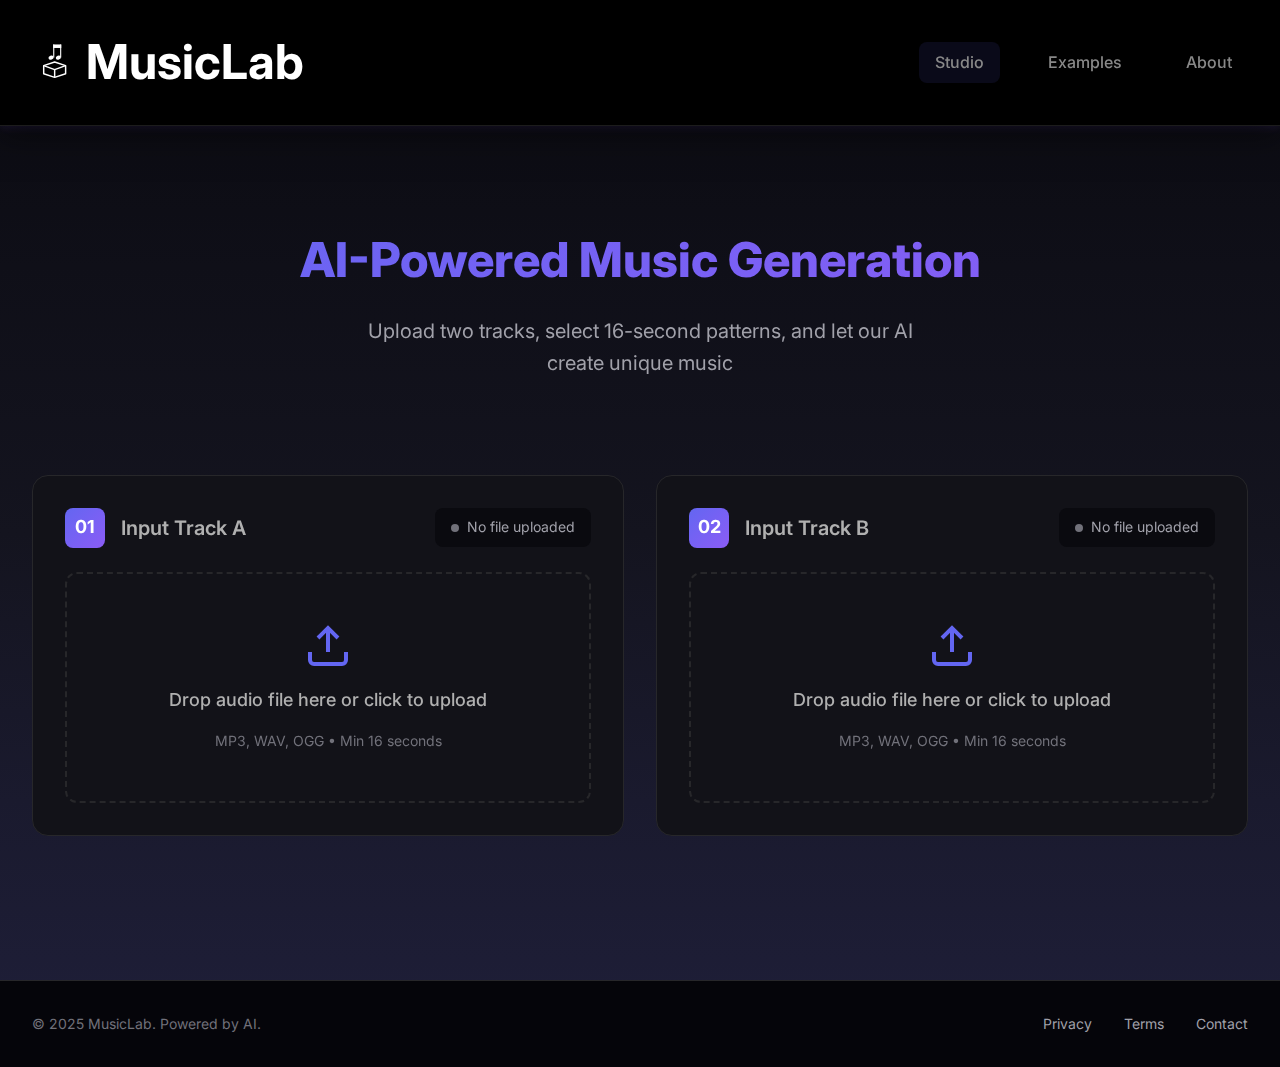
<file: frontend_backup_20251217_113500/index.html>
<!DOCTYPE html>
<html lang="en">
<head>
    <meta charset="UTF-8">
    <meta name="viewport" content="width=device-width, initial-scale=1.0">
    <title>MusicLab - AI Music Generation</title>
    <link rel="stylesheet" href="styles.css">
    <link href="https://fonts.googleapis.com/css2?family=Inter:wght@300;400;500;600;700&display=swap" rel="stylesheet">
</head>
<body>
    <!-- Floating Musical Notes Background -->
    <div class="floating-notes">
        <div class="note note-1">♪</div>
        <div class="note note-2">♫</div>
        <div class="note note-3">𝄞</div>
        <div class="note note-4">♪</div>
        <div class="note note-5">♫</div>
        <div class="note note-6">𝄞</div>
        <div class="note note-7">♪</div>
        <div class="note note-8">♫</div>
        <div class="note note-9">𝄞</div>
        <div class="note note-10">♪</div>
    </div>

    <!-- Header -->
    <header class="header">
        <div class="container">
            <div class="header-content">
                <div class="logo">
                    <svg class="logo-icon" viewBox="0 -12 30 52" fill="none" xmlns="http://www.w3.org/2000/svg">
                        <!-- Two connected eighth notes with large horizontal beam -->
                        <g transform="translate(20, 0)">
                            <!-- First note head (left) -->
                            <ellipse cx="-5" cy="8" rx="3.5" ry="2.8" fill="white" transform="rotate(-20 -5 8)"/>
                            <!-- Second note head (right) -->
                            <ellipse cx="5" cy="8" rx="3.5" ry="2.8" fill="white" transform="rotate(-20 5 8)"/>
                            <!-- First stem (left, 40% shorter tail) -->
                            <rect x="-2" y="-10" width="1.5" height="18" fill="white"/>
                            <!-- Second stem (right, 40% shorter tail) -->
                            <rect x="7.5" y="-10" width="1.5" height="18" fill="white"/>
                            <!-- Large horizontal beam at top (20% larger) -->
                            <rect x="-2" y="-10" width="11" height="4.8" fill="white"/>
                        </g>
                        <!-- Cube -->
                        <path d="M20 14L5 18.9V30.1L20 35L35 30.1V18.9L20 14Z" stroke="currentColor" stroke-width="2" stroke-linejoin="round"/>
                        <path d="M20 24.5V35" stroke="currentColor" stroke-width="2"/>
                        <path d="M5 18.9L20 24.5L35 18.9" stroke="currentColor" stroke-width="2" stroke-linejoin="round"/>
                    </svg>
                    <h1>MusicLab</h1>
                </div>
                <nav class="nav">
                    <a href="#" class="nav-link active">Studio</a>
                    <a href="#" class="nav-link">Examples</a>
                    <a href="#" class="nav-link">About</a>
                </nav>
            </div>
        </div>
    </header>

    <!-- Main Content -->
    <main class="main">
        <div class="container">
            <!-- Hero Section -->
            <section class="hero">
                <h2 class="hero-title">AI-Powered Music Generation</h2>
                <p class="hero-subtitle">Upload two tracks, select 16-second patterns, and let our AI create unique music</p>
            </section>

            <!-- Studio Section -->
            <section class="studio">
                <div class="studio-grid">
                    <!-- Track 1 -->
                    <div class="track-card">
                        <div class="track-header">
                            <div class="track-number">01</div>
                            <h3 class="track-title">Input Track A</h3>
                            <div class="track-status" id="status-track1">
                                <span class="status-indicator"></span>
                                <span class="status-text">No file uploaded</span>
                            </div>
                        </div>

                        <div class="upload-area" id="upload-area-1">
                            <input type="file" id="file-input-1" accept="audio/*" hidden>
                            <label for="file-input-1" class="upload-label">
                                <svg class="upload-icon" viewBox="0 0 24 24" fill="none" stroke="currentColor">
                                    <path d="M21 15v4a2 2 0 0 1-2 2H5a2 2 0 0 1-2-2v-4"/>
                                    <polyline points="17 8 12 3 7 8"/>
                                    <line x1="12" y1="3" x2="12" y2="15"/>
                                </svg>
                                <span class="upload-text">Drop audio file here or click to upload</span>
                                <span class="upload-hint">MP3, WAV, OGG • Min 16 seconds</span>
                            </label>
                        </div>

                        <div class="track-player" id="player-1" style="display: none;">
                            <div class="waveform-container">
                                <canvas id="waveform-1" class="waveform-canvas"></canvas>
                                <div class="selection-overlay" id="selection-1"></div>
                                <div class="time-markers" id="markers-1"></div>
                            </div>

                            <div class="player-controls">
                                <button class="btn-icon btn-play" id="play-btn-1">
                                    <svg class="icon-play" viewBox="0 0 24 24" fill="currentColor">
                                        <path d="M8 5v14l11-7z"/>
                                    </svg>
                                    <svg class="icon-pause" viewBox="0 0 24 24" fill="currentColor" style="display: none;">
                                        <path d="M6 4h4v16H6zM14 4h4v16h-4z"/>
                                    </svg>
                                </button>
                                <div class="time-display">
                                    <span id="current-time-1">0:00</span>
                                    <span class="time-separator">/</span>
                                    <span id="duration-1">0:00</span>
                                </div>
                                <div class="volume-control">
                                    <svg class="icon-volume" viewBox="0 0 24 24" fill="none" stroke="currentColor">
                                        <polygon points="11 5 6 9 2 9 2 15 6 15 11 19 11 5"/>
                                        <path d="M15.54 8.46a5 5 0 0 1 0 7.07"/>
                                    </svg>
                                    <input type="range" class="volume-slider" id="volume-1" min="0" max="100" value="80">
                                </div>
                            </div>

                            <div class="selection-controls">
                                <div class="selection-info">
                                    <label class="selection-label">Selected Pattern:</label>
                                    <div class="selection-range">
                                        <input type="number" id="start-time-1" class="time-input" value="0" min="0" step="0.1">
                                        <span class="range-separator">→</span>
                                        <input type="number" id="end-time-1" class="time-input" value="16" min="16" step="0.1">
                                        <span class="time-unit">sec</span>
                                    </div>
                                    <div class="selection-duration" id="selection-duration-1">16.0 sec</div>
                                </div>
                                <input type="range" id="slider-1" class="pattern-slider" min="0" max="100" value="0" step="0.1">
                            </div>

                            <div class="track-actions">
                                <button class="btn btn-secondary" id="preview-btn-1">
                                    <svg class="btn-icon-svg" viewBox="0 0 24 24" fill="none" stroke="currentColor">
                                        <circle cx="11" cy="11" r="8"/>
                                        <path d="m21 21-4.35-4.35"/>
                                    </svg>
                                    Preview Selection
                                </button>
                                <button class="btn btn-ghost" id="clear-btn-1">
                                    <svg class="btn-icon-svg" viewBox="0 0 24 24" fill="none" stroke="currentColor">
                                        <path d="M3 6h18"/>
                                        <path d="M19 6v14c0 1-1 2-2 2H7c-1 0-2-1-2-2V6"/>
                                        <path d="M8 6V4c0-1 1-2 2-2h4c1 0 2 1 2 2v2"/>
                                    </svg>
                                    Clear Track
                                </button>
                            </div>
                        </div>
                    </div>

                    <!-- Track 2 -->
                    <div class="track-card">
                        <div class="track-header">
                            <div class="track-number">02</div>
                            <h3 class="track-title">Input Track B</h3>
                            <div class="track-status" id="status-track2">
                                <span class="status-indicator"></span>
                                <span class="status-text">No file uploaded</span>
                            </div>
                        </div>

                        <div class="upload-area" id="upload-area-2">
                            <input type="file" id="file-input-2" accept="audio/*" hidden>
                            <label for="file-input-2" class="upload-label">
                                <svg class="upload-icon" viewBox="0 0 24 24" fill="none" stroke="currentColor">
                                    <path d="M21 15v4a2 2 0 0 1-2 2H5a2 2 0 0 1-2-2v-4"/>
                                    <polyline points="17 8 12 3 7 8"/>
                                    <line x1="12" y1="3" x2="12" y2="15"/>
                                </svg>
                                <span class="upload-text">Drop audio file here or click to upload</span>
                                <span class="upload-hint">MP3, WAV, OGG • Min 16 seconds</span>
                            </label>
                        </div>

                        <div class="track-player" id="player-2" style="display: none;">
                            <div class="waveform-container">
                                <canvas id="waveform-2" class="waveform-canvas"></canvas>
                                <div class="selection-overlay" id="selection-2"></div>
                                <div class="time-markers" id="markers-2"></div>
                            </div>

                            <div class="player-controls">
                                <button class="btn-icon btn-play" id="play-btn-2">
                                    <svg class="icon-play" viewBox="0 0 24 24" fill="currentColor">
                                        <path d="M8 5v14l11-7z"/>
                                    </svg>
                                    <svg class="icon-pause" viewBox="0 0 24 24" fill="currentColor" style="display: none;">
                                        <path d="M6 4h4v16H6zM14 4h4v16h-4z"/>
                                    </svg>
                                </button>
                                <div class="time-display">
                                    <span id="current-time-2">0:00</span>
                                    <span class="time-separator">/</span>
                                    <span id="duration-2">0:00</span>
                                </div>
                                <div class="volume-control">
                                    <svg class="icon-volume" viewBox="0 0 24 24" fill="none" stroke="currentColor">
                                        <polygon points="11 5 6 9 2 9 2 15 6 15 11 19 11 5"/>
                                        <path d="M15.54 8.46a5 5 0 0 1 0 7.07"/>
                                    </svg>
                                    <input type="range" class="volume-slider" id="volume-2" min="0" max="100" value="80">
                                </div>
                            </div>

                            <div class="selection-controls">
                                <div class="selection-info">
                                    <label class="selection-label">Selected Pattern:</label>
                                    <div class="selection-range">
                                        <input type="number" id="start-time-2" class="time-input" value="0" min="0" step="0.1">
                                        <span class="range-separator">→</span>
                                        <input type="number" id="end-time-2" class="time-input" value="16" min="16" step="0.1">
                                        <span class="time-unit">sec</span>
                                    </div>
                                    <div class="selection-duration" id="selection-duration-2">16.0 sec</div>
                                </div>
                                <input type="range" id="slider-2" class="pattern-slider" min="0" max="100" value="0" step="0.1">
                            </div>

                            <div class="track-actions">
                                <button class="btn btn-secondary" id="preview-btn-2">
                                    <svg class="btn-icon-svg" viewBox="0 0 24 24" fill="none" stroke="currentColor">
                                        <circle cx="11" cy="11" r="8"/>
                                        <path d="m21 21-4.35-4.35"/>
                                    </svg>
                                    Preview Selection
                                </button>
                                <button class="btn btn-ghost" id="clear-btn-2">
                                    <svg class="btn-icon-svg" viewBox="0 0 24 24" fill="none" stroke="currentColor">
                                        <path d="M3 6h18"/>
                                        <path d="M19 6v14c0 1-1 2-2 2H7c-1 0-2-1-2-2V6"/>
                                        <path d="M8 6V4c0-1 1-2 2-2h4c1 0 2 1 2 2v2"/>
                                    </svg>
                                    Clear Track
                                </button>
                            </div>
                        </div>
                    </div>
                </div>

                <!-- Generate Section -->
                <div class="generate-section" id="generate-section" style="display: none;">
                    <div class="generate-card">
                        <div class="generate-header">
                            <h3 class="generate-title">Ready to Generate</h3>
                            <p class="generate-subtitle">Your AI will blend these two patterns into unique music</p>
                        </div>
                        <div class="generate-actions">
                            <button class="btn btn-primary btn-large" id="generate-btn">
                                <svg class="btn-icon-svg" viewBox="0 0 24 24" fill="none" stroke="currentColor">
                                    <path d="M13 2L3 14h9l-1 8 10-12h-9l1-8z"/>
                                </svg>
                                Generate Music
                            </button>
                        </div>
                    </div>
                </div>

                <!-- Loading Section -->
                <div class="loading-section" id="loading-section" style="display: none;">
                    <div class="loading-card">
                        <div class="loading-spinner">
                            <div class="spinner"></div>
                        </div>
                        <h3 class="loading-title">Generating Your Music...</h3>
                        <p class="loading-subtitle">Our AI is blending your patterns</p>
                        <div class="loading-progress">
                            <div class="progress-bar">
                                <div class="progress-fill" id="progress-fill"></div>
                            </div>
                            <span class="progress-text" id="progress-text">0%</span>
                        </div>
                    </div>
                </div>

                <!-- Result Section -->
                <div class="result-section" id="result-section" style="display: none;">
                    <div class="result-card">
                        <div class="result-header">
                            <div class="result-icon">
                                <svg viewBox="0 0 24 24" fill="none" stroke="currentColor">
                                    <path d="M22 11.08V12a10 10 0 1 1-5.93-9.14"/>
                                    <polyline points="22 4 12 14.01 9 11.01"/>
                                </svg>
                            </div>
                            <h3 class="result-title">Your Music is Ready!</h3>
                            <p class="result-subtitle">Listen to your AI-generated track</p>
                        </div>

                        <div class="result-player">
                            <div class="waveform-container">
                                <canvas id="waveform-result" class="waveform-canvas"></canvas>
                            </div>
                            <div class="player-controls">
                                <button class="btn-icon btn-play" id="play-btn-result">
                                    <svg class="icon-play" viewBox="0 0 24 24" fill="currentColor">
                                        <path d="M8 5v14l11-7z"/>
                                    </svg>
                                    <svg class="icon-pause" viewBox="0 0 24 24" fill="currentColor" style="display: none;">
                                        <path d="M6 4h4v16H6zM14 4h4v16h-4z"/>
                                    </svg>
                                </button>
                                <div class="time-display">
                                    <span id="current-time-result">0:00</span>
                                    <span class="time-separator">/</span>
                                    <span id="duration-result">0:00</span>
                                </div>
                                <div class="volume-control">
                                    <svg class="icon-volume" viewBox="0 0 24 24" fill="none" stroke="currentColor">
                                        <polygon points="11 5 6 9 2 9 2 15 6 15 11 19 11 5"/>
                                        <path d="M15.54 8.46a5 5 0 0 1 0 7.07"/>
                                    </svg>
                                    <input type="range" class="volume-slider" id="volume-result" min="0" max="100" value="80">
                                </div>
                            </div>
                        </div>

                        <div class="result-actions">
                            <button class="btn btn-primary btn-large" id="download-btn">
                                <svg class="btn-icon-svg" viewBox="0 0 24 24" fill="none" stroke="currentColor">
                                    <path d="M21 15v4a2 2 0 0 1-2 2H5a2 2 0 0 1-2-2v-4"/>
                                    <polyline points="7 10 12 15 17 10"/>
                                    <line x1="12" y1="15" x2="12" y2="3"/>
                                </svg>
                                Download Track
                            </button>
                            <button class="btn btn-secondary" id="new-generation-btn">
                                <svg class="btn-icon-svg" viewBox="0 0 24 24" fill="none" stroke="currentColor">
                                    <path d="M1 4v6h6"/>
                                    <path d="M3.51 15a9 9 0 1 0 2.13-9.36L1 10"/>
                                </svg>
                                Create Another
                            </button>
                        </div>
                    </div>
                </div>
            </section>
        </div>
    </main>

    <!-- Footer -->
    <footer class="footer">
        <div class="container">
            <div class="footer-content">
                <div class="footer-left">
                    <p class="footer-text">© 2025 MusicLab. Powered by AI.</p>
                </div>
                <div class="footer-right">
                    <a href="#" class="footer-link">Privacy</a>
                    <a href="#" class="footer-link">Terms</a>
                    <a href="#" class="footer-link">Contact</a>
                </div>
            </div>
        </div>
    </footer>

    <script src="app.js"></script>
</body>
</html>
</file>
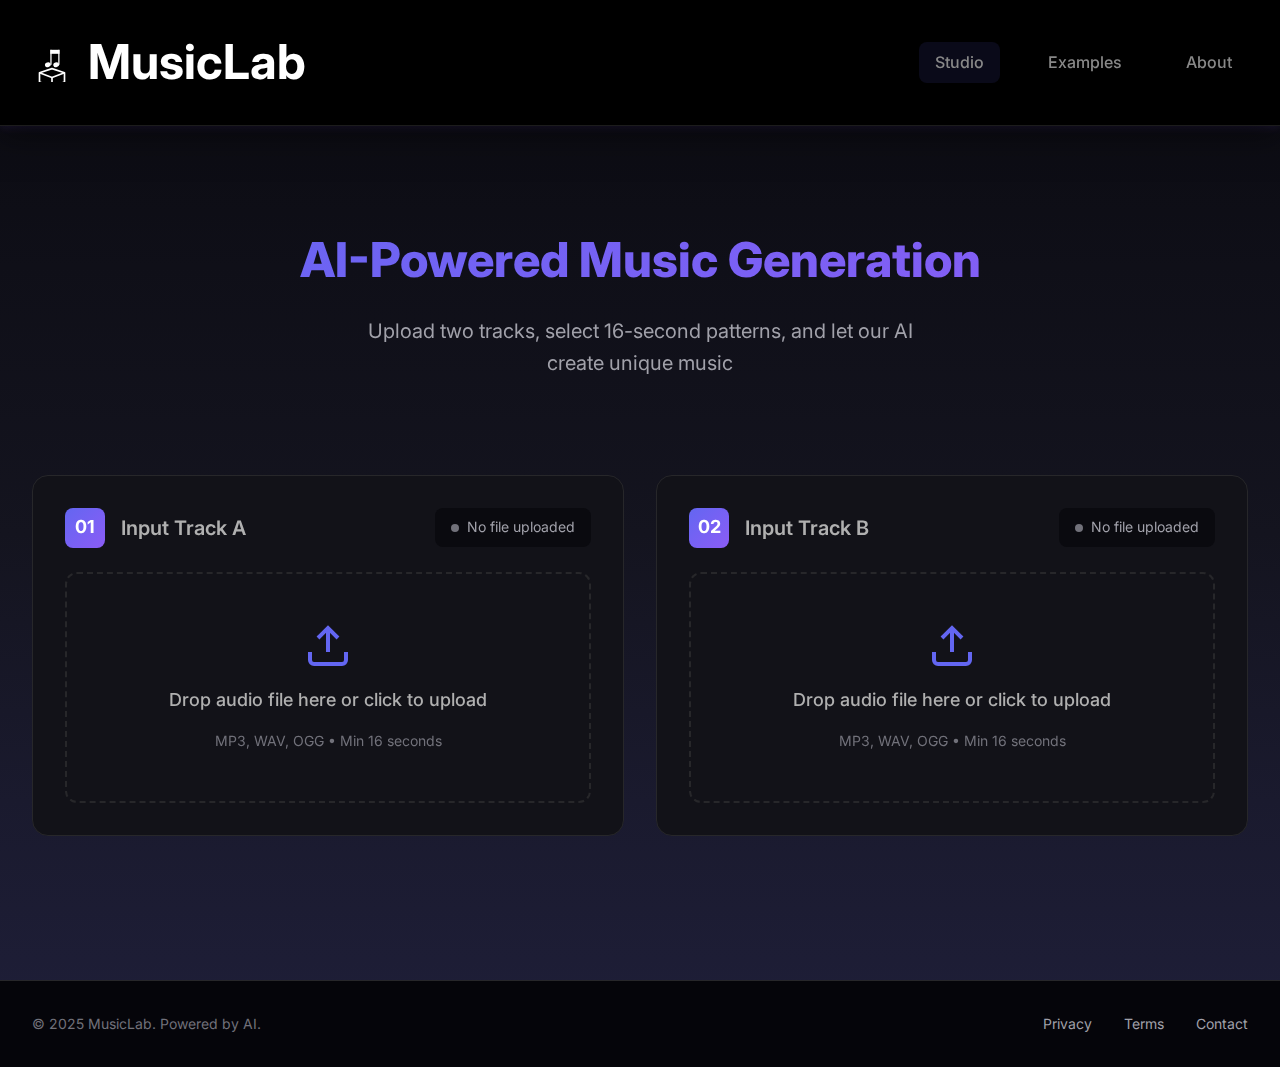
<file: frontend — копия 10/index.html>
<!DOCTYPE html>
<html lang="en">
<head>
    <meta charset="UTF-8">
    <meta name="viewport" content="width=device-width, initial-scale=1.0">
    <title>MusicLab - AI Music Generation</title>
    <link rel="stylesheet" href="styles.css">
    <link href="https://fonts.googleapis.com/css2?family=Inter:wght@300;400;500;600;700&display=swap" rel="stylesheet">
</head>
<body>
    <!-- Floating Musical Notes Background -->
    <div class="floating-notes">
        <div class="note note-1">♪</div>
        <div class="note note-2">♫</div>
        <div class="note note-3">𝄞</div>
        <div class="note note-4">♪</div>
        <div class="note note-5">♫</div>
        <div class="note note-6">𝄞</div>
        <div class="note note-7">♪</div>
        <div class="note note-8">♫</div>
        <div class="note note-9">𝄞</div>
        <div class="note note-10">♪</div>
    </div>

    <!-- Header -->
    <header class="header">
        <div class="container">
            <div class="header-content">
                <div class="logo">
                    <svg class="logo-icon" viewBox="0 -18 40 48" fill="none" xmlns="http://www.w3.org/2000/svg">
                        <!-- Two connected eighth notes with large horizontal beam -->
                        <g transform="translate(20, 1.36)">
                            <!-- First note head (left) -->
                            <ellipse cx="-5" cy="8" rx="3.5" ry="2.8" fill="white" transform="rotate(-20 -5 8)"/>
                            <!-- Second note head (right) -->
                            <ellipse cx="5" cy="8" rx="3.5" ry="2.8" fill="white" transform="rotate(-20 5 8)"/>
                            <!-- First stem (left, 40% shorter tail) -->
                            <rect x="-2" y="-10" width="1.5" height="18" fill="white"/>
                            <!-- Second stem (right, 40% shorter tail) -->
                            <rect x="7.5" y="-10" width="1.5" height="18" fill="white"/>
                            <!-- Large horizontal beam at top (20% larger) -->
                            <rect x="-2" y="-10" width="11" height="4.8" fill="white"/>
                        </g>
                        <!-- Cube -->
                        <path d="M20 14L5 18.9V30.1L20 35L35 30.1V18.9L20 14Z" stroke="currentColor" stroke-width="2" stroke-linejoin="round"/>
                        <path d="M20 24.5V35" stroke="currentColor" stroke-width="2"/>
                        <path d="M5 18.9L20 24.5L35 18.9" stroke="currentColor" stroke-width="2" stroke-linejoin="round"/>
                    </svg>
                    <h1>MusicLab</h1>
                </div>
                <nav class="nav">
                    <a href="#" class="nav-link active">Studio</a>
                    <a href="#" class="nav-link">Examples</a>
                    <a href="#" class="nav-link">About</a>
                </nav>
            </div>
        </div>
    </header>

    <!-- Main Content -->
    <main class="main">
        <div class="container">
            <!-- Hero Section -->
            <section class="hero">
                <h2 class="hero-title">AI-Powered Music Generation</h2>
                <p class="hero-subtitle">Upload two tracks, select 16-second patterns, and let our AI create unique music</p>
            </section>

            <!-- Studio Section -->
            <section class="studio">
                <div class="studio-grid">
                    <!-- Track 1 -->
                    <div class="track-card">
                        <div class="track-header">
                            <div class="track-number">01</div>
                            <h3 class="track-title">Input Track A</h3>
                            <div class="track-status" id="status-track1">
                                <span class="status-indicator"></span>
                                <span class="status-text">No file uploaded</span>
                            </div>
                        </div>

                        <div class="upload-area" id="upload-area-1">
                            <input type="file" id="file-input-1" accept="audio/*" hidden>
                            <label for="file-input-1" class="upload-label">
                                <svg class="upload-icon" viewBox="0 0 24 24" fill="none" stroke="currentColor">
                                    <path d="M21 15v4a2 2 0 0 1-2 2H5a2 2 0 0 1-2-2v-4"/>
                                    <polyline points="17 8 12 3 7 8"/>
                                    <line x1="12" y1="3" x2="12" y2="15"/>
                                </svg>
                                <span class="upload-text">Drop audio file here or click to upload</span>
                                <span class="upload-hint">MP3, WAV, OGG • Min 16 seconds</span>
                            </label>
                        </div>

                        <div class="track-player" id="player-1" style="display: none;">
                            <div class="waveform-container">
                                <canvas id="waveform-1" class="waveform-canvas"></canvas>
                                <div class="selection-overlay" id="selection-1"></div>
                                <div class="time-markers" id="markers-1"></div>
                            </div>

                            <div class="player-controls">
                                <button class="btn-icon btn-play" id="play-btn-1">
                                    <svg class="icon-play" viewBox="0 0 24 24" fill="currentColor">
                                        <path d="M8 5v14l11-7z"/>
                                    </svg>
                                    <svg class="icon-pause" viewBox="0 0 24 24" fill="currentColor" style="display: none;">
                                        <path d="M6 4h4v16H6zM14 4h4v16h-4z"/>
                                    </svg>
                                </button>
                                <div class="time-display">
                                    <span id="current-time-1">0:00</span>
                                    <span class="time-separator">/</span>
                                    <span id="duration-1">0:00</span>
                                </div>
                                <div class="volume-control">
                                    <svg class="icon-volume" viewBox="0 0 24 24" fill="none" stroke="currentColor">
                                        <polygon points="11 5 6 9 2 9 2 15 6 15 11 19 11 5"/>
                                        <path d="M15.54 8.46a5 5 0 0 1 0 7.07"/>
                                    </svg>
                                    <input type="range" class="volume-slider" id="volume-1" min="0" max="100" value="80">
                                </div>
                            </div>

                            <div class="selection-controls">
                                <div class="selection-info">
                                    <label class="selection-label">Selected Pattern:</label>
                                    <div class="selection-range">
                                        <input type="number" id="start-time-1" class="time-input" value="0" min="0" step="0.1">
                                        <span class="range-separator">→</span>
                                        <input type="number" id="end-time-1" class="time-input" value="16" min="16" step="0.1">
                                        <span class="time-unit">sec</span>
                                    </div>
                                    <div class="selection-duration" id="selection-duration-1">16.0 sec</div>
                                </div>
                                <input type="range" id="slider-1" class="pattern-slider" min="0" max="100" value="0" step="0.1">
                            </div>

                            <div class="track-actions">
                                <button class="btn btn-secondary" id="preview-btn-1">
                                    <svg class="btn-icon-svg" viewBox="0 0 24 24" fill="none" stroke="currentColor">
                                        <circle cx="11" cy="11" r="8"/>
                                        <path d="m21 21-4.35-4.35"/>
                                    </svg>
                                    Preview Selection
                                </button>
                                <button class="btn btn-ghost" id="clear-btn-1">
                                    <svg class="btn-icon-svg" viewBox="0 0 24 24" fill="none" stroke="currentColor">
                                        <path d="M3 6h18"/>
                                        <path d="M19 6v14c0 1-1 2-2 2H7c-1 0-2-1-2-2V6"/>
                                        <path d="M8 6V4c0-1 1-2 2-2h4c1 0 2 1 2 2v2"/>
                                    </svg>
                                    Clear Track
                                </button>
                            </div>
                        </div>
                    </div>

                    <!-- Track 2 -->
                    <div class="track-card">
                        <div class="track-header">
                            <div class="track-number">02</div>
                            <h3 class="track-title">Input Track B</h3>
                            <div class="track-status" id="status-track2">
                                <span class="status-indicator"></span>
                                <span class="status-text">No file uploaded</span>
                            </div>
                        </div>

                        <div class="upload-area" id="upload-area-2">
                            <input type="file" id="file-input-2" accept="audio/*" hidden>
                            <label for="file-input-2" class="upload-label">
                                <svg class="upload-icon" viewBox="0 0 24 24" fill="none" stroke="currentColor">
                                    <path d="M21 15v4a2 2 0 0 1-2 2H5a2 2 0 0 1-2-2v-4"/>
                                    <polyline points="17 8 12 3 7 8"/>
                                    <line x1="12" y1="3" x2="12" y2="15"/>
                                </svg>
                                <span class="upload-text">Drop audio file here or click to upload</span>
                                <span class="upload-hint">MP3, WAV, OGG • Min 16 seconds</span>
                            </label>
                        </div>

                        <div class="track-player" id="player-2" style="display: none;">
                            <div class="waveform-container">
                                <canvas id="waveform-2" class="waveform-canvas"></canvas>
                                <div class="selection-overlay" id="selection-2"></div>
                                <div class="time-markers" id="markers-2"></div>
                            </div>

                            <div class="player-controls">
                                <button class="btn-icon btn-play" id="play-btn-2">
                                    <svg class="icon-play" viewBox="0 0 24 24" fill="currentColor">
                                        <path d="M8 5v14l11-7z"/>
                                    </svg>
                                    <svg class="icon-pause" viewBox="0 0 24 24" fill="currentColor" style="display: none;">
                                        <path d="M6 4h4v16H6zM14 4h4v16h-4z"/>
                                    </svg>
                                </button>
                                <div class="time-display">
                                    <span id="current-time-2">0:00</span>
                                    <span class="time-separator">/</span>
                                    <span id="duration-2">0:00</span>
                                </div>
                                <div class="volume-control">
                                    <svg class="icon-volume" viewBox="0 0 24 24" fill="none" stroke="currentColor">
                                        <polygon points="11 5 6 9 2 9 2 15 6 15 11 19 11 5"/>
                                        <path d="M15.54 8.46a5 5 0 0 1 0 7.07"/>
                                    </svg>
                                    <input type="range" class="volume-slider" id="volume-2" min="0" max="100" value="80">
                                </div>
                            </div>

                            <div class="selection-controls">
                                <div class="selection-info">
                                    <label class="selection-label">Selected Pattern:</label>
                                    <div class="selection-range">
                                        <input type="number" id="start-time-2" class="time-input" value="0" min="0" step="0.1">
                                        <span class="range-separator">→</span>
                                        <input type="number" id="end-time-2" class="time-input" value="16" min="16" step="0.1">
                                        <span class="time-unit">sec</span>
                                    </div>
                                    <div class="selection-duration" id="selection-duration-2">16.0 sec</div>
                                </div>
                                <input type="range" id="slider-2" class="pattern-slider" min="0" max="100" value="0" step="0.1">
                            </div>

                            <div class="track-actions">
                                <button class="btn btn-secondary" id="preview-btn-2">
                                    <svg class="btn-icon-svg" viewBox="0 0 24 24" fill="none" stroke="currentColor">
                                        <circle cx="11" cy="11" r="8"/>
                                        <path d="m21 21-4.35-4.35"/>
                                    </svg>
                                    Preview Selection
                                </button>
                                <button class="btn btn-ghost" id="clear-btn-2">
                                    <svg class="btn-icon-svg" viewBox="0 0 24 24" fill="none" stroke="currentColor">
                                        <path d="M3 6h18"/>
                                        <path d="M19 6v14c0 1-1 2-2 2H7c-1 0-2-1-2-2V6"/>
                                        <path d="M8 6V4c0-1 1-2 2-2h4c1 0 2 1 2 2v2"/>
                                    </svg>
                                    Clear Track
                                </button>
                            </div>
                        </div>
                    </div>
                </div>

                <!-- Generate Section -->
                <div class="generate-section" id="generate-section" style="display: none;">
                    <div class="generate-card">
                        <div class="generate-header">
                            <h3 class="generate-title">Ready to Generate</h3>
                            <p class="generate-subtitle">Your AI will blend these two patterns into unique music</p>
                        </div>
                        <div class="generate-actions">
                            <button class="btn btn-primary btn-large" id="generate-btn">
                                <svg class="btn-icon-svg" viewBox="0 0 24 24" fill="none" stroke="currentColor">
                                    <path d="M13 2L3 14h9l-1 8 10-12h-9l1-8z"/>
                                </svg>
                                Generate Music
                            </button>
                        </div>
                    </div>
                </div>

                <!-- Loading Section -->
                <div class="loading-section" id="loading-section" style="display: none;">
                    <div class="loading-card">
                        <div class="loading-spinner">
                            <div class="spinner"></div>
                        </div>
                        <h3 class="loading-title">Generating Your Music...</h3>
                        <p class="loading-subtitle">Our AI is blending your patterns</p>
                        <div class="loading-progress">
                            <div class="progress-bar">
                                <div class="progress-fill" id="progress-fill"></div>
                            </div>
                            <span class="progress-text" id="progress-text">0%</span>
                        </div>
                    </div>
                </div>

                <!-- Result Section -->
                <div class="result-section" id="result-section" style="display: none;">
                    <div class="result-card">
                        <div class="result-header">
                            <div class="result-icon">
                                <svg viewBox="0 0 24 24" fill="none" stroke="currentColor">
                                    <path d="M22 11.08V12a10 10 0 1 1-5.93-9.14"/>
                                    <polyline points="22 4 12 14.01 9 11.01"/>
                                </svg>
                            </div>
                            <h3 class="result-title">Your Music is Ready!</h3>
                            <p class="result-subtitle">Listen to your AI-generated track</p>
                        </div>

                        <div class="result-player">
                            <div class="waveform-container">
                                <canvas id="waveform-result" class="waveform-canvas"></canvas>
                            </div>
                            <div class="player-controls">
                                <button class="btn-icon btn-play" id="play-btn-result">
                                    <svg class="icon-play" viewBox="0 0 24 24" fill="currentColor">
                                        <path d="M8 5v14l11-7z"/>
                                    </svg>
                                    <svg class="icon-pause" viewBox="0 0 24 24" fill="currentColor" style="display: none;">
                                        <path d="M6 4h4v16H6zM14 4h4v16h-4z"/>
                                    </svg>
                                </button>
                                <div class="time-display">
                                    <span id="current-time-result">0:00</span>
                                    <span class="time-separator">/</span>
                                    <span id="duration-result">0:00</span>
                                </div>
                                <div class="volume-control">
                                    <svg class="icon-volume" viewBox="0 0 24 24" fill="none" stroke="currentColor">
                                        <polygon points="11 5 6 9 2 9 2 15 6 15 11 19 11 5"/>
                                        <path d="M15.54 8.46a5 5 0 0 1 0 7.07"/>
                                    </svg>
                                    <input type="range" class="volume-slider" id="volume-result" min="0" max="100" value="80">
                                </div>
                            </div>
                        </div>

                        <div class="result-actions">
                            <button class="btn btn-primary btn-large" id="download-btn">
                                <svg class="btn-icon-svg" viewBox="0 0 24 24" fill="none" stroke="currentColor">
                                    <path d="M21 15v4a2 2 0 0 1-2 2H5a2 2 0 0 1-2-2v-4"/>
                                    <polyline points="7 10 12 15 17 10"/>
                                    <line x1="12" y1="15" x2="12" y2="3"/>
                                </svg>
                                Download Track
                            </button>
                            <button class="btn btn-secondary" id="new-generation-btn">
                                <svg class="btn-icon-svg" viewBox="0 0 24 24" fill="none" stroke="currentColor">
                                    <path d="M1 4v6h6"/>
                                    <path d="M3.51 15a9 9 0 1 0 2.13-9.36L1 10"/>
                                </svg>
                                Create Another
                            </button>
                        </div>
                    </div>
                </div>
            </section>
        </div>
    </main>

    <!-- Footer -->
    <footer class="footer">
        <div class="container">
            <div class="footer-content">
                <div class="footer-left">
                    <p class="footer-text">© 2025 MusicLab. Powered by AI.</p>
                </div>
                <div class="footer-right">
                    <a href="#" class="footer-link">Privacy</a>
                    <a href="#" class="footer-link">Terms</a>
                    <a href="#" class="footer-link">Contact</a>
                </div>
            </div>
        </div>
    </footer>

    <script src="app.js"></script>
</body>
</html>
</file>
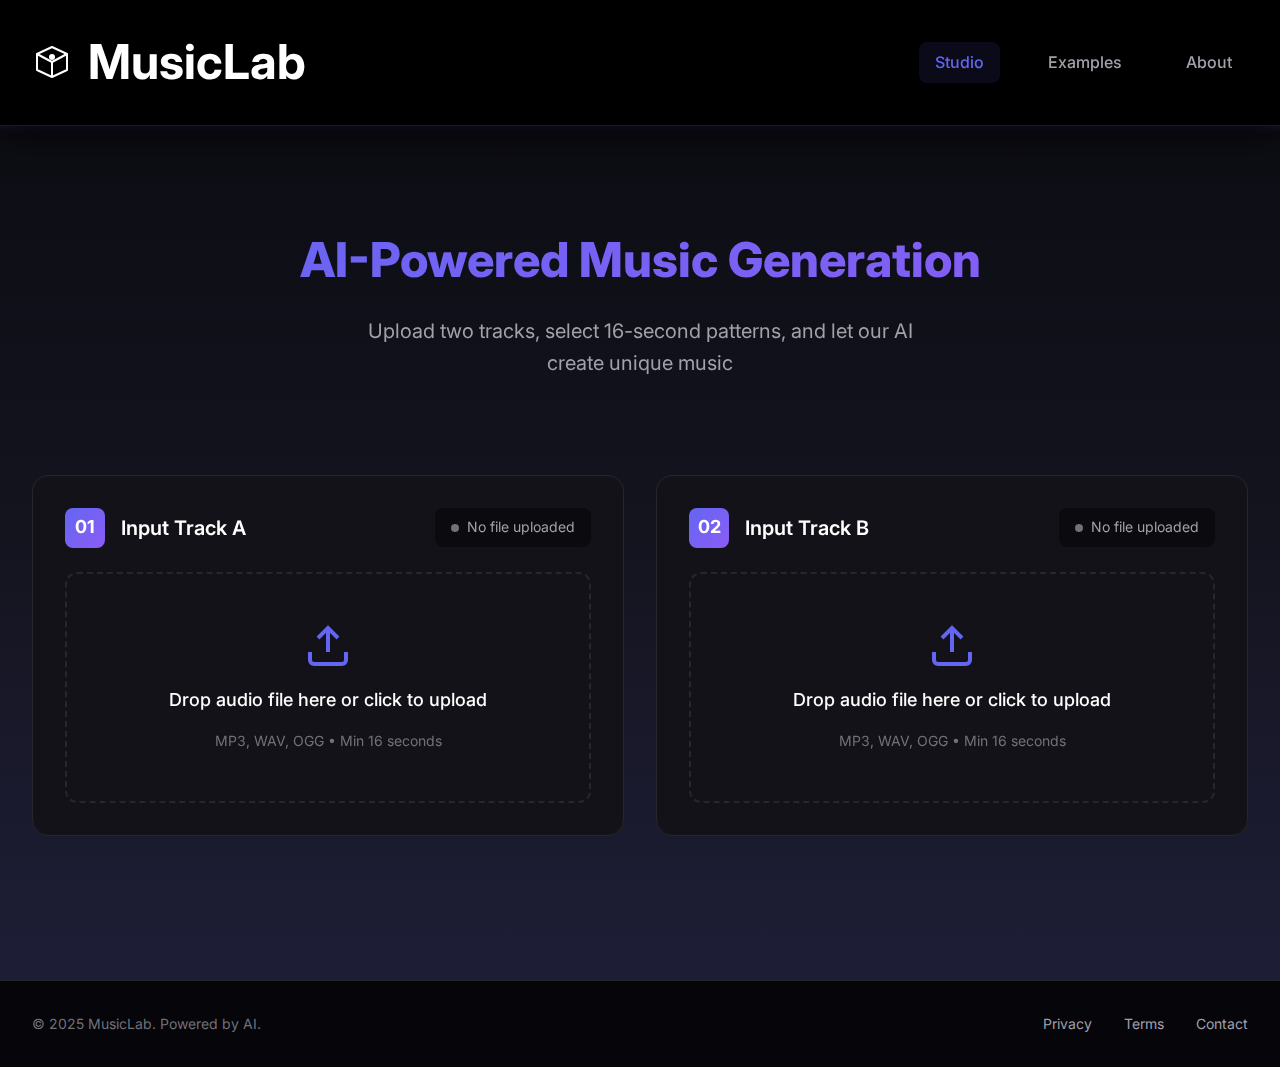
<file: frontend — копия 2/index.html>
<!DOCTYPE html>
<html lang="en">
<head>
    <meta charset="UTF-8">
    <meta name="viewport" content="width=device-width, initial-scale=1.0">
    <title>MusicLab - AI Music Generation</title>
    <link rel="stylesheet" href="styles.css">
    <link href="https://fonts.googleapis.com/css2?family=Inter:wght@300;400;500;600;700&display=swap" rel="stylesheet">
</head>
<body>
    <!-- Floating Musical Notes Background -->
    <div class="floating-notes">
        <div class="note note-1">♪</div>
        <div class="note note-2">♫</div>
        <div class="note note-3">𝄞</div>
        <div class="note note-4">♪</div>
        <div class="note note-5">♫</div>
        <div class="note note-6">𝄞</div>
        <div class="note note-7">♪</div>
        <div class="note note-8">♫</div>
        <div class="note note-9">𝄞</div>
        <div class="note note-10">♪</div>
    </div>

    <!-- Header -->
    <header class="header">
        <div class="container">
            <div class="header-content">
                <div class="logo">
                    <svg class="logo-icon" viewBox="0 0 40 40" fill="none" xmlns="http://www.w3.org/2000/svg">
                        <path d="M20 5L5 12V28L20 35L35 28V12L20 5Z" stroke="currentColor" stroke-width="2" stroke-linejoin="round"/>
                        <path d="M20 20V35" stroke="currentColor" stroke-width="2"/>
                        <path d="M5 12L20 20L35 12" stroke="currentColor" stroke-width="2" stroke-linejoin="round"/>
                        <circle cx="20" cy="15" r="3" fill="currentColor"/>
                    </svg>
                    <h1>MusicLab</h1>
                    <!-- Floating notes near logo -->
                    <span class="logo-note logo-note-1">♪</span>
                    <span class="logo-note logo-note-2">♫</span>
                    <span class="logo-note logo-note-3">𝄞</span>
                </div>
                <nav class="nav">
                    <a href="#" class="nav-link active">Studio</a>
                    <a href="#" class="nav-link">Examples</a>
                    <a href="#" class="nav-link">About</a>
                </nav>
            </div>
        </div>
    </header>

    <!-- Main Content -->
    <main class="main">
        <div class="container">
            <!-- Hero Section -->
            <section class="hero">
                <h2 class="hero-title">AI-Powered Music Generation</h2>
                <p class="hero-subtitle">Upload two tracks, select 16-second patterns, and let our AI create unique music</p>
            </section>

            <!-- Studio Section -->
            <section class="studio">
                <div class="studio-grid">
                    <!-- Track 1 -->
                    <div class="track-card">
                        <div class="track-header">
                            <div class="track-number">01</div>
                            <h3 class="track-title">Input Track A</h3>
                            <div class="track-status" id="status-track1">
                                <span class="status-indicator"></span>
                                <span class="status-text">No file uploaded</span>
                            </div>
                        </div>

                        <div class="upload-area" id="upload-area-1">
                            <input type="file" id="file-input-1" accept="audio/*" hidden>
                            <label for="file-input-1" class="upload-label">
                                <svg class="upload-icon" viewBox="0 0 24 24" fill="none" stroke="currentColor">
                                    <path d="M21 15v4a2 2 0 0 1-2 2H5a2 2 0 0 1-2-2v-4"/>
                                    <polyline points="17 8 12 3 7 8"/>
                                    <line x1="12" y1="3" x2="12" y2="15"/>
                                </svg>
                                <span class="upload-text">Drop audio file here or click to upload</span>
                                <span class="upload-hint">MP3, WAV, OGG • Min 16 seconds</span>
                            </label>
                        </div>

                        <div class="track-player" id="player-1" style="display: none;">
                            <div class="waveform-container">
                                <canvas id="waveform-1" class="waveform-canvas"></canvas>
                                <div class="selection-overlay" id="selection-1"></div>
                                <div class="time-markers" id="markers-1"></div>
                            </div>

                            <div class="player-controls">
                                <button class="btn-icon btn-play" id="play-btn-1">
                                    <svg class="icon-play" viewBox="0 0 24 24" fill="currentColor">
                                        <path d="M8 5v14l11-7z"/>
                                    </svg>
                                    <svg class="icon-pause" viewBox="0 0 24 24" fill="currentColor" style="display: none;">
                                        <path d="M6 4h4v16H6zM14 4h4v16h-4z"/>
                                    </svg>
                                </button>
                                <div class="time-display">
                                    <span id="current-time-1">0:00</span>
                                    <span class="time-separator">/</span>
                                    <span id="duration-1">0:00</span>
                                </div>
                                <div class="volume-control">
                                    <svg class="icon-volume" viewBox="0 0 24 24" fill="none" stroke="currentColor">
                                        <polygon points="11 5 6 9 2 9 2 15 6 15 11 19 11 5"/>
                                        <path d="M15.54 8.46a5 5 0 0 1 0 7.07"/>
                                    </svg>
                                    <input type="range" class="volume-slider" id="volume-1" min="0" max="100" value="80">
                                </div>
                            </div>

                            <div class="selection-controls">
                                <div class="selection-info">
                                    <label class="selection-label">Selected Pattern:</label>
                                    <div class="selection-range">
                                        <input type="number" id="start-time-1" class="time-input" value="0" min="0" step="0.1">
                                        <span class="range-separator">→</span>
                                        <input type="number" id="end-time-1" class="time-input" value="16" min="16" step="0.1">
                                        <span class="time-unit">sec</span>
                                    </div>
                                    <div class="selection-duration" id="selection-duration-1">16.0 sec</div>
                                </div>
                                <input type="range" id="slider-1" class="pattern-slider" min="0" max="100" value="0" step="0.1">
                            </div>

                            <div class="track-actions">
                                <button class="btn btn-secondary" id="preview-btn-1">
                                    <svg class="btn-icon-svg" viewBox="0 0 24 24" fill="none" stroke="currentColor">
                                        <circle cx="11" cy="11" r="8"/>
                                        <path d="m21 21-4.35-4.35"/>
                                    </svg>
                                    Preview Selection
                                </button>
                                <button class="btn btn-ghost" id="clear-btn-1">
                                    <svg class="btn-icon-svg" viewBox="0 0 24 24" fill="none" stroke="currentColor">
                                        <path d="M3 6h18"/>
                                        <path d="M19 6v14c0 1-1 2-2 2H7c-1 0-2-1-2-2V6"/>
                                        <path d="M8 6V4c0-1 1-2 2-2h4c1 0 2 1 2 2v2"/>
                                    </svg>
                                    Clear Track
                                </button>
                            </div>
                        </div>
                    </div>

                    <!-- Track 2 -->
                    <div class="track-card">
                        <div class="track-header">
                            <div class="track-number">02</div>
                            <h3 class="track-title">Input Track B</h3>
                            <div class="track-status" id="status-track2">
                                <span class="status-indicator"></span>
                                <span class="status-text">No file uploaded</span>
                            </div>
                        </div>

                        <div class="upload-area" id="upload-area-2">
                            <input type="file" id="file-input-2" accept="audio/*" hidden>
                            <label for="file-input-2" class="upload-label">
                                <svg class="upload-icon" viewBox="0 0 24 24" fill="none" stroke="currentColor">
                                    <path d="M21 15v4a2 2 0 0 1-2 2H5a2 2 0 0 1-2-2v-4"/>
                                    <polyline points="17 8 12 3 7 8"/>
                                    <line x1="12" y1="3" x2="12" y2="15"/>
                                </svg>
                                <span class="upload-text">Drop audio file here or click to upload</span>
                                <span class="upload-hint">MP3, WAV, OGG • Min 16 seconds</span>
                            </label>
                        </div>

                        <div class="track-player" id="player-2" style="display: none;">
                            <div class="waveform-container">
                                <canvas id="waveform-2" class="waveform-canvas"></canvas>
                                <div class="selection-overlay" id="selection-2"></div>
                                <div class="time-markers" id="markers-2"></div>
                            </div>

                            <div class="player-controls">
                                <button class="btn-icon btn-play" id="play-btn-2">
                                    <svg class="icon-play" viewBox="0 0 24 24" fill="currentColor">
                                        <path d="M8 5v14l11-7z"/>
                                    </svg>
                                    <svg class="icon-pause" viewBox="0 0 24 24" fill="currentColor" style="display: none;">
                                        <path d="M6 4h4v16H6zM14 4h4v16h-4z"/>
                                    </svg>
                                </button>
                                <div class="time-display">
                                    <span id="current-time-2">0:00</span>
                                    <span class="time-separator">/</span>
                                    <span id="duration-2">0:00</span>
                                </div>
                                <div class="volume-control">
                                    <svg class="icon-volume" viewBox="0 0 24 24" fill="none" stroke="currentColor">
                                        <polygon points="11 5 6 9 2 9 2 15 6 15 11 19 11 5"/>
                                        <path d="M15.54 8.46a5 5 0 0 1 0 7.07"/>
                                    </svg>
                                    <input type="range" class="volume-slider" id="volume-2" min="0" max="100" value="80">
                                </div>
                            </div>

                            <div class="selection-controls">
                                <div class="selection-info">
                                    <label class="selection-label">Selected Pattern:</label>
                                    <div class="selection-range">
                                        <input type="number" id="start-time-2" class="time-input" value="0" min="0" step="0.1">
                                        <span class="range-separator">→</span>
                                        <input type="number" id="end-time-2" class="time-input" value="16" min="16" step="0.1">
                                        <span class="time-unit">sec</span>
                                    </div>
                                    <div class="selection-duration" id="selection-duration-2">16.0 sec</div>
                                </div>
                                <input type="range" id="slider-2" class="pattern-slider" min="0" max="100" value="0" step="0.1">
                            </div>

                            <div class="track-actions">
                                <button class="btn btn-secondary" id="preview-btn-2">
                                    <svg class="btn-icon-svg" viewBox="0 0 24 24" fill="none" stroke="currentColor">
                                        <circle cx="11" cy="11" r="8"/>
                                        <path d="m21 21-4.35-4.35"/>
                                    </svg>
                                    Preview Selection
                                </button>
                                <button class="btn btn-ghost" id="clear-btn-2">
                                    <svg class="btn-icon-svg" viewBox="0 0 24 24" fill="none" stroke="currentColor">
                                        <path d="M3 6h18"/>
                                        <path d="M19 6v14c0 1-1 2-2 2H7c-1 0-2-1-2-2V6"/>
                                        <path d="M8 6V4c0-1 1-2 2-2h4c1 0 2 1 2 2v2"/>
                                    </svg>
                                    Clear Track
                                </button>
                            </div>
                        </div>
                    </div>
                </div>

                <!-- Generate Section -->
                <div class="generate-section" id="generate-section" style="display: none;">
                    <div class="generate-card">
                        <div class="generate-header">
                            <h3 class="generate-title">Ready to Generate</h3>
                            <p class="generate-subtitle">Your AI will blend these two patterns into unique music</p>
                        </div>
                        <div class="generate-actions">
                            <button class="btn btn-primary btn-large" id="generate-btn">
                                <svg class="btn-icon-svg" viewBox="0 0 24 24" fill="none" stroke="currentColor">
                                    <path d="M13 2L3 14h9l-1 8 10-12h-9l1-8z"/>
                                </svg>
                                Generate Music
                            </button>
                        </div>
                    </div>
                </div>

                <!-- Loading Section -->
                <div class="loading-section" id="loading-section" style="display: none;">
                    <div class="loading-card">
                        <div class="loading-spinner">
                            <div class="spinner"></div>
                        </div>
                        <h3 class="loading-title">Generating Your Music...</h3>
                        <p class="loading-subtitle">Our AI is blending your patterns</p>
                        <div class="loading-progress">
                            <div class="progress-bar">
                                <div class="progress-fill" id="progress-fill"></div>
                            </div>
                            <span class="progress-text" id="progress-text">0%</span>
                        </div>
                    </div>
                </div>

                <!-- Result Section -->
                <div class="result-section" id="result-section" style="display: none;">
                    <div class="result-card">
                        <div class="result-header">
                            <div class="result-icon">
                                <svg viewBox="0 0 24 24" fill="none" stroke="currentColor">
                                    <path d="M22 11.08V12a10 10 0 1 1-5.93-9.14"/>
                                    <polyline points="22 4 12 14.01 9 11.01"/>
                                </svg>
                            </div>
                            <h3 class="result-title">Your Music is Ready!</h3>
                            <p class="result-subtitle">Listen to your AI-generated track</p>
                        </div>

                        <div class="result-player">
                            <div class="waveform-container">
                                <canvas id="waveform-result" class="waveform-canvas"></canvas>
                            </div>
                            <div class="player-controls">
                                <button class="btn-icon btn-play" id="play-btn-result">
                                    <svg class="icon-play" viewBox="0 0 24 24" fill="currentColor">
                                        <path d="M8 5v14l11-7z"/>
                                    </svg>
                                    <svg class="icon-pause" viewBox="0 0 24 24" fill="currentColor" style="display: none;">
                                        <path d="M6 4h4v16H6zM14 4h4v16h-4z"/>
                                    </svg>
                                </button>
                                <div class="time-display">
                                    <span id="current-time-result">0:00</span>
                                    <span class="time-separator">/</span>
                                    <span id="duration-result">0:00</span>
                                </div>
                                <div class="volume-control">
                                    <svg class="icon-volume" viewBox="0 0 24 24" fill="none" stroke="currentColor">
                                        <polygon points="11 5 6 9 2 9 2 15 6 15 11 19 11 5"/>
                                        <path d="M15.54 8.46a5 5 0 0 1 0 7.07"/>
                                    </svg>
                                    <input type="range" class="volume-slider" id="volume-result" min="0" max="100" value="80">
                                </div>
                            </div>
                        </div>

                        <div class="result-actions">
                            <button class="btn btn-primary btn-large" id="download-btn">
                                <svg class="btn-icon-svg" viewBox="0 0 24 24" fill="none" stroke="currentColor">
                                    <path d="M21 15v4a2 2 0 0 1-2 2H5a2 2 0 0 1-2-2v-4"/>
                                    <polyline points="7 10 12 15 17 10"/>
                                    <line x1="12" y1="15" x2="12" y2="3"/>
                                </svg>
                                Download Track
                            </button>
                            <button class="btn btn-secondary" id="new-generation-btn">
                                <svg class="btn-icon-svg" viewBox="0 0 24 24" fill="none" stroke="currentColor">
                                    <path d="M1 4v6h6"/>
                                    <path d="M3.51 15a9 9 0 1 0 2.13-9.36L1 10"/>
                                </svg>
                                Create Another
                            </button>
                        </div>
                    </div>
                </div>
            </section>
        </div>
    </main>

    <!-- Footer -->
    <footer class="footer">
        <div class="container">
            <div class="footer-content">
                <div class="footer-left">
                    <p class="footer-text">© 2025 MusicLab. Powered by AI.</p>
                </div>
                <div class="footer-right">
                    <a href="#" class="footer-link">Privacy</a>
                    <a href="#" class="footer-link">Terms</a>
                    <a href="#" class="footer-link">Contact</a>
                </div>
            </div>
        </div>
    </footer>

    <script src="app.js"></script>
</body>
</html>
</file>
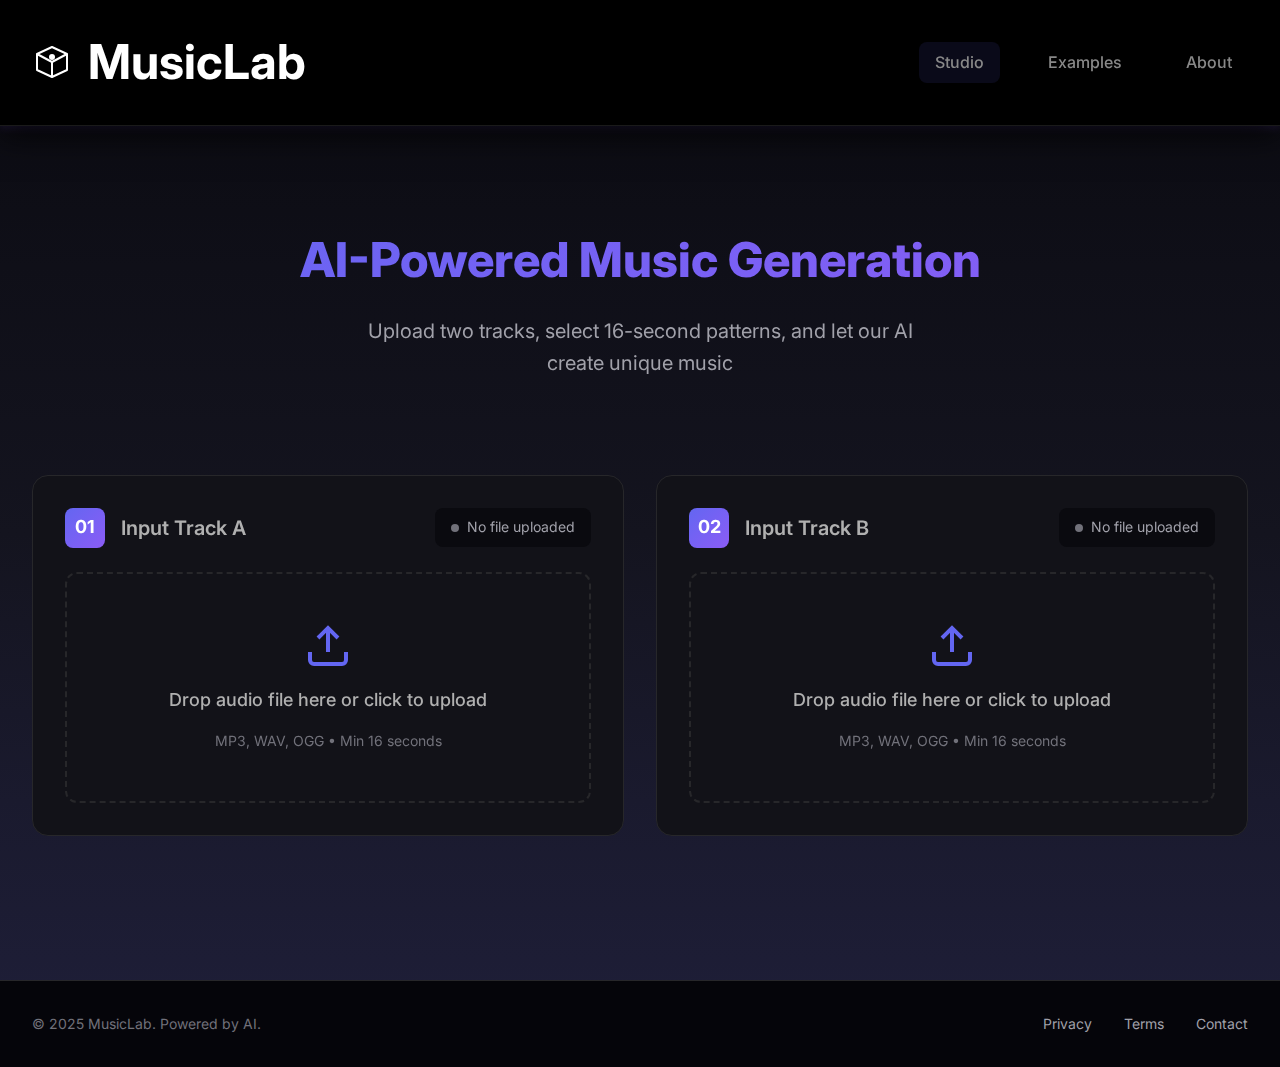
<file: frontend — копия 3/index.html>
<!DOCTYPE html>
<html lang="en">
<head>
    <meta charset="UTF-8">
    <meta name="viewport" content="width=device-width, initial-scale=1.0">
    <title>MusicLab - AI Music Generation</title>
    <link rel="stylesheet" href="styles.css">
    <link href="https://fonts.googleapis.com/css2?family=Inter:wght@300;400;500;600;700&display=swap" rel="stylesheet">
</head>
<body>
    <!-- Floating Musical Notes Background -->
    <div class="floating-notes">
        <div class="note note-1">♪</div>
        <div class="note note-2">♫</div>
        <div class="note note-3">𝄞</div>
        <div class="note note-4">♪</div>
        <div class="note note-5">♫</div>
        <div class="note note-6">𝄞</div>
        <div class="note note-7">♪</div>
        <div class="note note-8">♫</div>
        <div class="note note-9">𝄞</div>
        <div class="note note-10">♪</div>
    </div>

    <!-- Header -->
    <header class="header">
        <div class="container">
            <div class="header-content">
                <div class="logo">
                    <svg class="logo-icon" viewBox="0 0 40 40" fill="none" xmlns="http://www.w3.org/2000/svg">
                        <path d="M20 5L5 12V28L20 35L35 28V12L20 5Z" stroke="currentColor" stroke-width="2" stroke-linejoin="round"/>
                        <path d="M20 20V35" stroke="currentColor" stroke-width="2"/>
                        <path d="M5 12L20 20L35 12" stroke="currentColor" stroke-width="2" stroke-linejoin="round"/>
                        <circle cx="20" cy="15" r="3" fill="currentColor"/>
                    </svg>
                    <h1>MusicLab</h1>
                </div>
                <nav class="nav">
                    <a href="#" class="nav-link active">Studio</a>
                    <a href="#" class="nav-link">Examples</a>
                    <a href="#" class="nav-link">About</a>
                </nav>
            </div>
        </div>
    </header>

    <!-- Main Content -->
    <main class="main">
        <div class="container">
            <!-- Hero Section -->
            <section class="hero">
                <h2 class="hero-title">AI-Powered Music Generation</h2>
                <p class="hero-subtitle">Upload two tracks, select 16-second patterns, and let our AI create unique music</p>
            </section>

            <!-- Studio Section -->
            <section class="studio">
                <div class="studio-grid">
                    <!-- Track 1 -->
                    <div class="track-card">
                        <div class="track-header">
                            <div class="track-number">01</div>
                            <h3 class="track-title">Input Track A</h3>
                            <div class="track-status" id="status-track1">
                                <span class="status-indicator"></span>
                                <span class="status-text">No file uploaded</span>
                            </div>
                        </div>

                        <div class="upload-area" id="upload-area-1">
                            <input type="file" id="file-input-1" accept="audio/*" hidden>
                            <label for="file-input-1" class="upload-label">
                                <svg class="upload-icon" viewBox="0 0 24 24" fill="none" stroke="currentColor">
                                    <path d="M21 15v4a2 2 0 0 1-2 2H5a2 2 0 0 1-2-2v-4"/>
                                    <polyline points="17 8 12 3 7 8"/>
                                    <line x1="12" y1="3" x2="12" y2="15"/>
                                </svg>
                                <span class="upload-text">Drop audio file here or click to upload</span>
                                <span class="upload-hint">MP3, WAV, OGG • Min 16 seconds</span>
                            </label>
                        </div>

                        <div class="track-player" id="player-1" style="display: none;">
                            <div class="waveform-container">
                                <canvas id="waveform-1" class="waveform-canvas"></canvas>
                                <div class="selection-overlay" id="selection-1"></div>
                                <div class="time-markers" id="markers-1"></div>
                            </div>

                            <div class="player-controls">
                                <button class="btn-icon btn-play" id="play-btn-1">
                                    <svg class="icon-play" viewBox="0 0 24 24" fill="currentColor">
                                        <path d="M8 5v14l11-7z"/>
                                    </svg>
                                    <svg class="icon-pause" viewBox="0 0 24 24" fill="currentColor" style="display: none;">
                                        <path d="M6 4h4v16H6zM14 4h4v16h-4z"/>
                                    </svg>
                                </button>
                                <div class="time-display">
                                    <span id="current-time-1">0:00</span>
                                    <span class="time-separator">/</span>
                                    <span id="duration-1">0:00</span>
                                </div>
                                <div class="volume-control">
                                    <svg class="icon-volume" viewBox="0 0 24 24" fill="none" stroke="currentColor">
                                        <polygon points="11 5 6 9 2 9 2 15 6 15 11 19 11 5"/>
                                        <path d="M15.54 8.46a5 5 0 0 1 0 7.07"/>
                                    </svg>
                                    <input type="range" class="volume-slider" id="volume-1" min="0" max="100" value="80">
                                </div>
                            </div>

                            <div class="selection-controls">
                                <div class="selection-info">
                                    <label class="selection-label">Selected Pattern:</label>
                                    <div class="selection-range">
                                        <input type="number" id="start-time-1" class="time-input" value="0" min="0" step="0.1">
                                        <span class="range-separator">→</span>
                                        <input type="number" id="end-time-1" class="time-input" value="16" min="16" step="0.1">
                                        <span class="time-unit">sec</span>
                                    </div>
                                    <div class="selection-duration" id="selection-duration-1">16.0 sec</div>
                                </div>
                                <input type="range" id="slider-1" class="pattern-slider" min="0" max="100" value="0" step="0.1">
                            </div>

                            <div class="track-actions">
                                <button class="btn btn-secondary" id="preview-btn-1">
                                    <svg class="btn-icon-svg" viewBox="0 0 24 24" fill="none" stroke="currentColor">
                                        <circle cx="11" cy="11" r="8"/>
                                        <path d="m21 21-4.35-4.35"/>
                                    </svg>
                                    Preview Selection
                                </button>
                                <button class="btn btn-ghost" id="clear-btn-1">
                                    <svg class="btn-icon-svg" viewBox="0 0 24 24" fill="none" stroke="currentColor">
                                        <path d="M3 6h18"/>
                                        <path d="M19 6v14c0 1-1 2-2 2H7c-1 0-2-1-2-2V6"/>
                                        <path d="M8 6V4c0-1 1-2 2-2h4c1 0 2 1 2 2v2"/>
                                    </svg>
                                    Clear Track
                                </button>
                            </div>
                        </div>
                    </div>

                    <!-- Track 2 -->
                    <div class="track-card">
                        <div class="track-header">
                            <div class="track-number">02</div>
                            <h3 class="track-title">Input Track B</h3>
                            <div class="track-status" id="status-track2">
                                <span class="status-indicator"></span>
                                <span class="status-text">No file uploaded</span>
                            </div>
                        </div>

                        <div class="upload-area" id="upload-area-2">
                            <input type="file" id="file-input-2" accept="audio/*" hidden>
                            <label for="file-input-2" class="upload-label">
                                <svg class="upload-icon" viewBox="0 0 24 24" fill="none" stroke="currentColor">
                                    <path d="M21 15v4a2 2 0 0 1-2 2H5a2 2 0 0 1-2-2v-4"/>
                                    <polyline points="17 8 12 3 7 8"/>
                                    <line x1="12" y1="3" x2="12" y2="15"/>
                                </svg>
                                <span class="upload-text">Drop audio file here or click to upload</span>
                                <span class="upload-hint">MP3, WAV, OGG • Min 16 seconds</span>
                            </label>
                        </div>

                        <div class="track-player" id="player-2" style="display: none;">
                            <div class="waveform-container">
                                <canvas id="waveform-2" class="waveform-canvas"></canvas>
                                <div class="selection-overlay" id="selection-2"></div>
                                <div class="time-markers" id="markers-2"></div>
                            </div>

                            <div class="player-controls">
                                <button class="btn-icon btn-play" id="play-btn-2">
                                    <svg class="icon-play" viewBox="0 0 24 24" fill="currentColor">
                                        <path d="M8 5v14l11-7z"/>
                                    </svg>
                                    <svg class="icon-pause" viewBox="0 0 24 24" fill="currentColor" style="display: none;">
                                        <path d="M6 4h4v16H6zM14 4h4v16h-4z"/>
                                    </svg>
                                </button>
                                <div class="time-display">
                                    <span id="current-time-2">0:00</span>
                                    <span class="time-separator">/</span>
                                    <span id="duration-2">0:00</span>
                                </div>
                                <div class="volume-control">
                                    <svg class="icon-volume" viewBox="0 0 24 24" fill="none" stroke="currentColor">
                                        <polygon points="11 5 6 9 2 9 2 15 6 15 11 19 11 5"/>
                                        <path d="M15.54 8.46a5 5 0 0 1 0 7.07"/>
                                    </svg>
                                    <input type="range" class="volume-slider" id="volume-2" min="0" max="100" value="80">
                                </div>
                            </div>

                            <div class="selection-controls">
                                <div class="selection-info">
                                    <label class="selection-label">Selected Pattern:</label>
                                    <div class="selection-range">
                                        <input type="number" id="start-time-2" class="time-input" value="0" min="0" step="0.1">
                                        <span class="range-separator">→</span>
                                        <input type="number" id="end-time-2" class="time-input" value="16" min="16" step="0.1">
                                        <span class="time-unit">sec</span>
                                    </div>
                                    <div class="selection-duration" id="selection-duration-2">16.0 sec</div>
                                </div>
                                <input type="range" id="slider-2" class="pattern-slider" min="0" max="100" value="0" step="0.1">
                            </div>

                            <div class="track-actions">
                                <button class="btn btn-secondary" id="preview-btn-2">
                                    <svg class="btn-icon-svg" viewBox="0 0 24 24" fill="none" stroke="currentColor">
                                        <circle cx="11" cy="11" r="8"/>
                                        <path d="m21 21-4.35-4.35"/>
                                    </svg>
                                    Preview Selection
                                </button>
                                <button class="btn btn-ghost" id="clear-btn-2">
                                    <svg class="btn-icon-svg" viewBox="0 0 24 24" fill="none" stroke="currentColor">
                                        <path d="M3 6h18"/>
                                        <path d="M19 6v14c0 1-1 2-2 2H7c-1 0-2-1-2-2V6"/>
                                        <path d="M8 6V4c0-1 1-2 2-2h4c1 0 2 1 2 2v2"/>
                                    </svg>
                                    Clear Track
                                </button>
                            </div>
                        </div>
                    </div>
                </div>

                <!-- Generate Section -->
                <div class="generate-section" id="generate-section" style="display: none;">
                    <div class="generate-card">
                        <div class="generate-header">
                            <h3 class="generate-title">Ready to Generate</h3>
                            <p class="generate-subtitle">Your AI will blend these two patterns into unique music</p>
                        </div>
                        <div class="generate-actions">
                            <button class="btn btn-primary btn-large" id="generate-btn">
                                <svg class="btn-icon-svg" viewBox="0 0 24 24" fill="none" stroke="currentColor">
                                    <path d="M13 2L3 14h9l-1 8 10-12h-9l1-8z"/>
                                </svg>
                                Generate Music
                            </button>
                        </div>
                    </div>
                </div>

                <!-- Loading Section -->
                <div class="loading-section" id="loading-section" style="display: none;">
                    <div class="loading-card">
                        <div class="loading-spinner">
                            <div class="spinner"></div>
                        </div>
                        <h3 class="loading-title">Generating Your Music...</h3>
                        <p class="loading-subtitle">Our AI is blending your patterns</p>
                        <div class="loading-progress">
                            <div class="progress-bar">
                                <div class="progress-fill" id="progress-fill"></div>
                            </div>
                            <span class="progress-text" id="progress-text">0%</span>
                        </div>
                    </div>
                </div>

                <!-- Result Section -->
                <div class="result-section" id="result-section" style="display: none;">
                    <div class="result-card">
                        <div class="result-header">
                            <div class="result-icon">
                                <svg viewBox="0 0 24 24" fill="none" stroke="currentColor">
                                    <path d="M22 11.08V12a10 10 0 1 1-5.93-9.14"/>
                                    <polyline points="22 4 12 14.01 9 11.01"/>
                                </svg>
                            </div>
                            <h3 class="result-title">Your Music is Ready!</h3>
                            <p class="result-subtitle">Listen to your AI-generated track</p>
                        </div>

                        <div class="result-player">
                            <div class="waveform-container">
                                <canvas id="waveform-result" class="waveform-canvas"></canvas>
                            </div>
                            <div class="player-controls">
                                <button class="btn-icon btn-play" id="play-btn-result">
                                    <svg class="icon-play" viewBox="0 0 24 24" fill="currentColor">
                                        <path d="M8 5v14l11-7z"/>
                                    </svg>
                                    <svg class="icon-pause" viewBox="0 0 24 24" fill="currentColor" style="display: none;">
                                        <path d="M6 4h4v16H6zM14 4h4v16h-4z"/>
                                    </svg>
                                </button>
                                <div class="time-display">
                                    <span id="current-time-result">0:00</span>
                                    <span class="time-separator">/</span>
                                    <span id="duration-result">0:00</span>
                                </div>
                                <div class="volume-control">
                                    <svg class="icon-volume" viewBox="0 0 24 24" fill="none" stroke="currentColor">
                                        <polygon points="11 5 6 9 2 9 2 15 6 15 11 19 11 5"/>
                                        <path d="M15.54 8.46a5 5 0 0 1 0 7.07"/>
                                    </svg>
                                    <input type="range" class="volume-slider" id="volume-result" min="0" max="100" value="80">
                                </div>
                            </div>
                        </div>

                        <div class="result-actions">
                            <button class="btn btn-primary btn-large" id="download-btn">
                                <svg class="btn-icon-svg" viewBox="0 0 24 24" fill="none" stroke="currentColor">
                                    <path d="M21 15v4a2 2 0 0 1-2 2H5a2 2 0 0 1-2-2v-4"/>
                                    <polyline points="7 10 12 15 17 10"/>
                                    <line x1="12" y1="15" x2="12" y2="3"/>
                                </svg>
                                Download Track
                            </button>
                            <button class="btn btn-secondary" id="new-generation-btn">
                                <svg class="btn-icon-svg" viewBox="0 0 24 24" fill="none" stroke="currentColor">
                                    <path d="M1 4v6h6"/>
                                    <path d="M3.51 15a9 9 0 1 0 2.13-9.36L1 10"/>
                                </svg>
                                Create Another
                            </button>
                        </div>
                    </div>
                </div>
            </section>
        </div>
    </main>

    <!-- Footer -->
    <footer class="footer">
        <div class="container">
            <div class="footer-content">
                <div class="footer-left">
                    <p class="footer-text">© 2025 MusicLab. Powered by AI.</p>
                </div>
                <div class="footer-right">
                    <a href="#" class="footer-link">Privacy</a>
                    <a href="#" class="footer-link">Terms</a>
                    <a href="#" class="footer-link">Contact</a>
                </div>
            </div>
        </div>
    </footer>

    <script src="app.js"></script>
</body>
</html>
</file>
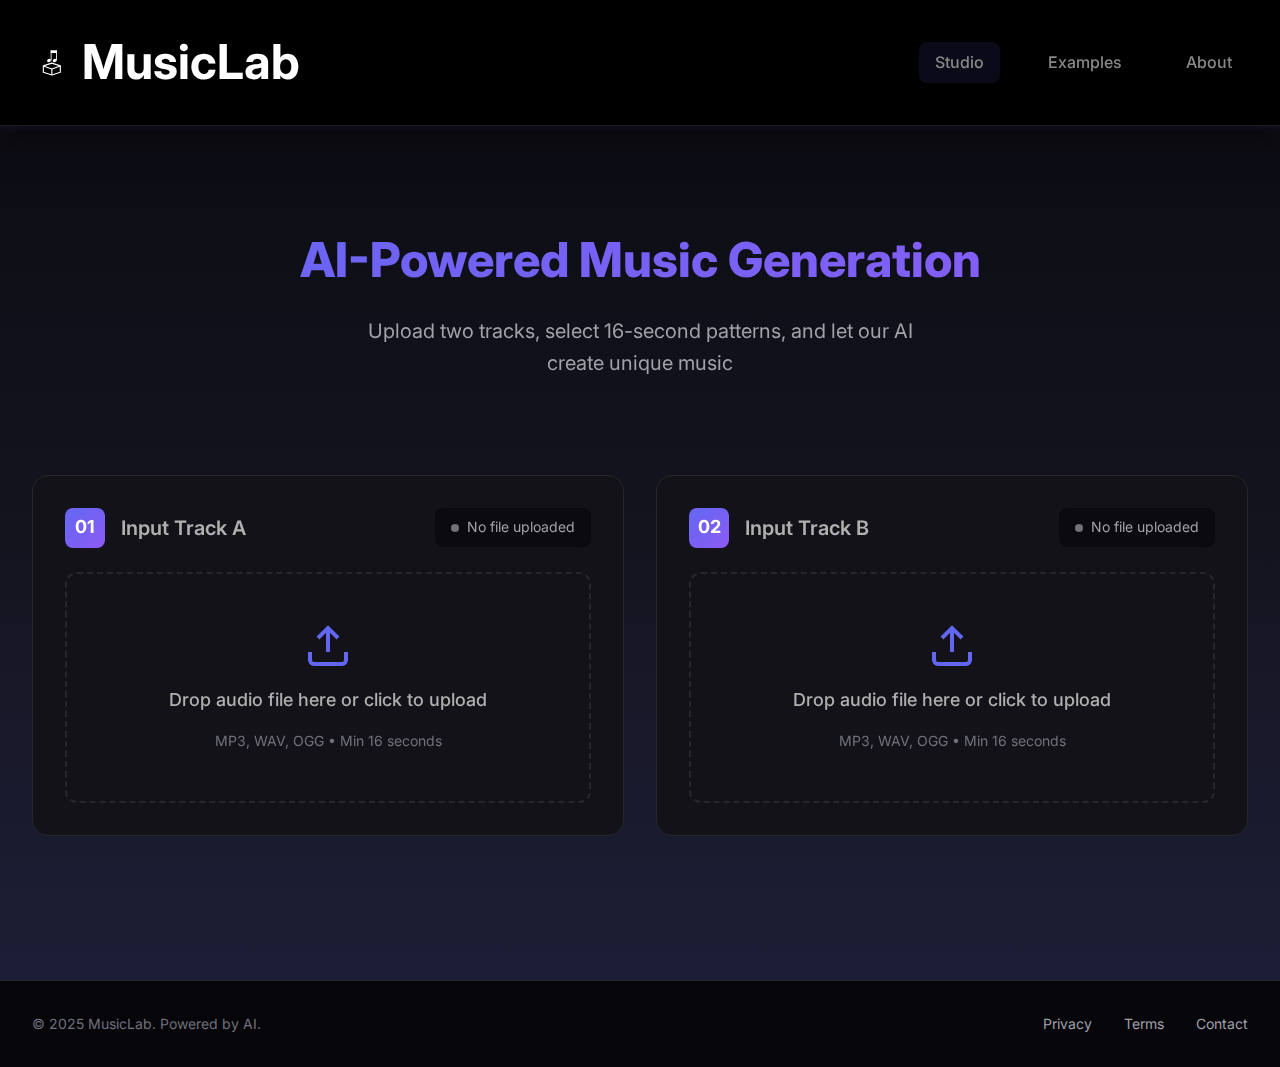
<file: frontend — копия 4/index.html>
<!DOCTYPE html>
<html lang="en">
<head>
    <meta charset="UTF-8">
    <meta name="viewport" content="width=device-width, initial-scale=1.0">
    <title>MusicLab - AI Music Generation</title>
    <link rel="stylesheet" href="styles.css">
    <link href="https://fonts.googleapis.com/css2?family=Inter:wght@300;400;500;600;700&display=swap" rel="stylesheet">
</head>
<body>
    <!-- Floating Musical Notes Background -->
    <div class="floating-notes">
        <div class="note note-1">♪</div>
        <div class="note note-2">♫</div>
        <div class="note note-3">𝄞</div>
        <div class="note note-4">♪</div>
        <div class="note note-5">♫</div>
        <div class="note note-6">𝄞</div>
        <div class="note note-7">♪</div>
        <div class="note note-8">♫</div>
        <div class="note note-9">𝄞</div>
        <div class="note note-10">♪</div>
    </div>

    <!-- Header -->
    <header class="header">
        <div class="container">
            <div class="header-content">
                <div class="logo">
                    <svg class="logo-icon" viewBox="0 -18 30 60" fill="none" xmlns="http://www.w3.org/2000/svg">
                        <!-- Two connected eighth notes with large horizontal beam -->
                        <g transform="translate(20, 1.36)">
                            <!-- First note head (left) -->
                            <ellipse cx="-5" cy="8" rx="3.5" ry="2.8" fill="white" transform="rotate(-20 -5 8)"/>
                            <!-- Second note head (right) -->
                            <ellipse cx="5" cy="8" rx="3.5" ry="2.8" fill="white" transform="rotate(-20 5 8)"/>
                            <!-- First stem (left, 40% shorter tail) -->
                            <rect x="-2" y="-10" width="1.5" height="18" fill="white"/>
                            <!-- Second stem (right, 40% shorter tail) -->
                            <rect x="7.5" y="-10" width="1.5" height="18" fill="white"/>
                            <!-- Large horizontal beam at top (20% larger) -->
                            <rect x="-2" y="-10" width="11" height="4.8" fill="white"/>
                        </g>
                        <!-- Cube -->
                        <path d="M20 14L5 18.9V30.1L20 35L35 30.1V18.9L20 14Z" stroke="currentColor" stroke-width="2" stroke-linejoin="round"/>
                        <path d="M20 24.5V35" stroke="currentColor" stroke-width="2"/>
                        <path d="M5 18.9L20 24.5L35 18.9" stroke="currentColor" stroke-width="2" stroke-linejoin="round"/>
                    </svg>
                    <h1>MusicLab</h1>
                </div>
                <nav class="nav">
                    <a href="#" class="nav-link active">Studio</a>
                    <a href="#" class="nav-link">Examples</a>
                    <a href="#" class="nav-link">About</a>
                </nav>
            </div>
        </div>
    </header>

    <!-- Main Content -->
    <main class="main">
        <div class="container">
            <!-- Hero Section -->
            <section class="hero">
                <h2 class="hero-title">AI-Powered Music Generation</h2>
                <p class="hero-subtitle">Upload two tracks, select 16-second patterns, and let our AI create unique music</p>
            </section>

            <!-- Studio Section -->
            <section class="studio">
                <div class="studio-grid">
                    <!-- Track 1 -->
                    <div class="track-card">
                        <div class="track-header">
                            <div class="track-number">01</div>
                            <h3 class="track-title">Input Track A</h3>
                            <div class="track-status" id="status-track1">
                                <span class="status-indicator"></span>
                                <span class="status-text">No file uploaded</span>
                            </div>
                        </div>

                        <div class="upload-area" id="upload-area-1">
                            <input type="file" id="file-input-1" accept="audio/*" hidden>
                            <label for="file-input-1" class="upload-label">
                                <svg class="upload-icon" viewBox="0 0 24 24" fill="none" stroke="currentColor">
                                    <path d="M21 15v4a2 2 0 0 1-2 2H5a2 2 0 0 1-2-2v-4"/>
                                    <polyline points="17 8 12 3 7 8"/>
                                    <line x1="12" y1="3" x2="12" y2="15"/>
                                </svg>
                                <span class="upload-text">Drop audio file here or click to upload</span>
                                <span class="upload-hint">MP3, WAV, OGG • Min 16 seconds</span>
                            </label>
                        </div>

                        <div class="track-player" id="player-1" style="display: none;">
                            <div class="waveform-container">
                                <canvas id="waveform-1" class="waveform-canvas"></canvas>
                                <div class="selection-overlay" id="selection-1"></div>
                                <div class="time-markers" id="markers-1"></div>
                            </div>

                            <div class="player-controls">
                                <button class="btn-icon btn-play" id="play-btn-1">
                                    <svg class="icon-play" viewBox="0 0 24 24" fill="currentColor">
                                        <path d="M8 5v14l11-7z"/>
                                    </svg>
                                    <svg class="icon-pause" viewBox="0 0 24 24" fill="currentColor" style="display: none;">
                                        <path d="M6 4h4v16H6zM14 4h4v16h-4z"/>
                                    </svg>
                                </button>
                                <div class="time-display">
                                    <span id="current-time-1">0:00</span>
                                    <span class="time-separator">/</span>
                                    <span id="duration-1">0:00</span>
                                </div>
                                <div class="volume-control">
                                    <svg class="icon-volume" viewBox="0 0 24 24" fill="none" stroke="currentColor">
                                        <polygon points="11 5 6 9 2 9 2 15 6 15 11 19 11 5"/>
                                        <path d="M15.54 8.46a5 5 0 0 1 0 7.07"/>
                                    </svg>
                                    <input type="range" class="volume-slider" id="volume-1" min="0" max="100" value="80">
                                </div>
                            </div>

                            <div class="selection-controls">
                                <div class="selection-info">
                                    <label class="selection-label">Selected Pattern:</label>
                                    <div class="selection-range">
                                        <input type="number" id="start-time-1" class="time-input" value="0" min="0" step="0.1">
                                        <span class="range-separator">→</span>
                                        <input type="number" id="end-time-1" class="time-input" value="16" min="16" step="0.1">
                                        <span class="time-unit">sec</span>
                                    </div>
                                    <div class="selection-duration" id="selection-duration-1">16.0 sec</div>
                                </div>
                                <input type="range" id="slider-1" class="pattern-slider" min="0" max="100" value="0" step="0.1">
                            </div>

                            <div class="track-actions">
                                <button class="btn btn-secondary" id="preview-btn-1">
                                    <svg class="btn-icon-svg" viewBox="0 0 24 24" fill="none" stroke="currentColor">
                                        <circle cx="11" cy="11" r="8"/>
                                        <path d="m21 21-4.35-4.35"/>
                                    </svg>
                                    Preview Selection
                                </button>
                                <button class="btn btn-ghost" id="clear-btn-1">
                                    <svg class="btn-icon-svg" viewBox="0 0 24 24" fill="none" stroke="currentColor">
                                        <path d="M3 6h18"/>
                                        <path d="M19 6v14c0 1-1 2-2 2H7c-1 0-2-1-2-2V6"/>
                                        <path d="M8 6V4c0-1 1-2 2-2h4c1 0 2 1 2 2v2"/>
                                    </svg>
                                    Clear Track
                                </button>
                            </div>
                        </div>
                    </div>

                    <!-- Track 2 -->
                    <div class="track-card">
                        <div class="track-header">
                            <div class="track-number">02</div>
                            <h3 class="track-title">Input Track B</h3>
                            <div class="track-status" id="status-track2">
                                <span class="status-indicator"></span>
                                <span class="status-text">No file uploaded</span>
                            </div>
                        </div>

                        <div class="upload-area" id="upload-area-2">
                            <input type="file" id="file-input-2" accept="audio/*" hidden>
                            <label for="file-input-2" class="upload-label">
                                <svg class="upload-icon" viewBox="0 0 24 24" fill="none" stroke="currentColor">
                                    <path d="M21 15v4a2 2 0 0 1-2 2H5a2 2 0 0 1-2-2v-4"/>
                                    <polyline points="17 8 12 3 7 8"/>
                                    <line x1="12" y1="3" x2="12" y2="15"/>
                                </svg>
                                <span class="upload-text">Drop audio file here or click to upload</span>
                                <span class="upload-hint">MP3, WAV, OGG • Min 16 seconds</span>
                            </label>
                        </div>

                        <div class="track-player" id="player-2" style="display: none;">
                            <div class="waveform-container">
                                <canvas id="waveform-2" class="waveform-canvas"></canvas>
                                <div class="selection-overlay" id="selection-2"></div>
                                <div class="time-markers" id="markers-2"></div>
                            </div>

                            <div class="player-controls">
                                <button class="btn-icon btn-play" id="play-btn-2">
                                    <svg class="icon-play" viewBox="0 0 24 24" fill="currentColor">
                                        <path d="M8 5v14l11-7z"/>
                                    </svg>
                                    <svg class="icon-pause" viewBox="0 0 24 24" fill="currentColor" style="display: none;">
                                        <path d="M6 4h4v16H6zM14 4h4v16h-4z"/>
                                    </svg>
                                </button>
                                <div class="time-display">
                                    <span id="current-time-2">0:00</span>
                                    <span class="time-separator">/</span>
                                    <span id="duration-2">0:00</span>
                                </div>
                                <div class="volume-control">
                                    <svg class="icon-volume" viewBox="0 0 24 24" fill="none" stroke="currentColor">
                                        <polygon points="11 5 6 9 2 9 2 15 6 15 11 19 11 5"/>
                                        <path d="M15.54 8.46a5 5 0 0 1 0 7.07"/>
                                    </svg>
                                    <input type="range" class="volume-slider" id="volume-2" min="0" max="100" value="80">
                                </div>
                            </div>

                            <div class="selection-controls">
                                <div class="selection-info">
                                    <label class="selection-label">Selected Pattern:</label>
                                    <div class="selection-range">
                                        <input type="number" id="start-time-2" class="time-input" value="0" min="0" step="0.1">
                                        <span class="range-separator">→</span>
                                        <input type="number" id="end-time-2" class="time-input" value="16" min="16" step="0.1">
                                        <span class="time-unit">sec</span>
                                    </div>
                                    <div class="selection-duration" id="selection-duration-2">16.0 sec</div>
                                </div>
                                <input type="range" id="slider-2" class="pattern-slider" min="0" max="100" value="0" step="0.1">
                            </div>

                            <div class="track-actions">
                                <button class="btn btn-secondary" id="preview-btn-2">
                                    <svg class="btn-icon-svg" viewBox="0 0 24 24" fill="none" stroke="currentColor">
                                        <circle cx="11" cy="11" r="8"/>
                                        <path d="m21 21-4.35-4.35"/>
                                    </svg>
                                    Preview Selection
                                </button>
                                <button class="btn btn-ghost" id="clear-btn-2">
                                    <svg class="btn-icon-svg" viewBox="0 0 24 24" fill="none" stroke="currentColor">
                                        <path d="M3 6h18"/>
                                        <path d="M19 6v14c0 1-1 2-2 2H7c-1 0-2-1-2-2V6"/>
                                        <path d="M8 6V4c0-1 1-2 2-2h4c1 0 2 1 2 2v2"/>
                                    </svg>
                                    Clear Track
                                </button>
                            </div>
                        </div>
                    </div>
                </div>

                <!-- Generate Section -->
                <div class="generate-section" id="generate-section" style="display: none;">
                    <div class="generate-card">
                        <div class="generate-header">
                            <h3 class="generate-title">Ready to Generate</h3>
                            <p class="generate-subtitle">Your AI will blend these two patterns into unique music</p>
                        </div>
                        <div class="generate-actions">
                            <button class="btn btn-primary btn-large" id="generate-btn">
                                <svg class="btn-icon-svg" viewBox="0 0 24 24" fill="none" stroke="currentColor">
                                    <path d="M13 2L3 14h9l-1 8 10-12h-9l1-8z"/>
                                </svg>
                                Generate Music
                            </button>
                        </div>
                    </div>
                </div>

                <!-- Loading Section -->
                <div class="loading-section" id="loading-section" style="display: none;">
                    <div class="loading-card">
                        <div class="loading-spinner">
                            <div class="spinner"></div>
                        </div>
                        <h3 class="loading-title">Generating Your Music...</h3>
                        <p class="loading-subtitle">Our AI is blending your patterns</p>
                        <div class="loading-progress">
                            <div class="progress-bar">
                                <div class="progress-fill" id="progress-fill"></div>
                            </div>
                            <span class="progress-text" id="progress-text">0%</span>
                        </div>
                    </div>
                </div>

                <!-- Result Section -->
                <div class="result-section" id="result-section" style="display: none;">
                    <div class="result-card">
                        <div class="result-header">
                            <div class="result-icon">
                                <svg viewBox="0 0 24 24" fill="none" stroke="currentColor">
                                    <path d="M22 11.08V12a10 10 0 1 1-5.93-9.14"/>
                                    <polyline points="22 4 12 14.01 9 11.01"/>
                                </svg>
                            </div>
                            <h3 class="result-title">Your Music is Ready!</h3>
                            <p class="result-subtitle">Listen to your AI-generated track</p>
                        </div>

                        <div class="result-player">
                            <div class="waveform-container">
                                <canvas id="waveform-result" class="waveform-canvas"></canvas>
                            </div>
                            <div class="player-controls">
                                <button class="btn-icon btn-play" id="play-btn-result">
                                    <svg class="icon-play" viewBox="0 0 24 24" fill="currentColor">
                                        <path d="M8 5v14l11-7z"/>
                                    </svg>
                                    <svg class="icon-pause" viewBox="0 0 24 24" fill="currentColor" style="display: none;">
                                        <path d="M6 4h4v16H6zM14 4h4v16h-4z"/>
                                    </svg>
                                </button>
                                <div class="time-display">
                                    <span id="current-time-result">0:00</span>
                                    <span class="time-separator">/</span>
                                    <span id="duration-result">0:00</span>
                                </div>
                                <div class="volume-control">
                                    <svg class="icon-volume" viewBox="0 0 24 24" fill="none" stroke="currentColor">
                                        <polygon points="11 5 6 9 2 9 2 15 6 15 11 19 11 5"/>
                                        <path d="M15.54 8.46a5 5 0 0 1 0 7.07"/>
                                    </svg>
                                    <input type="range" class="volume-slider" id="volume-result" min="0" max="100" value="80">
                                </div>
                            </div>
                        </div>

                        <div class="result-actions">
                            <button class="btn btn-primary btn-large" id="download-btn">
                                <svg class="btn-icon-svg" viewBox="0 0 24 24" fill="none" stroke="currentColor">
                                    <path d="M21 15v4a2 2 0 0 1-2 2H5a2 2 0 0 1-2-2v-4"/>
                                    <polyline points="7 10 12 15 17 10"/>
                                    <line x1="12" y1="15" x2="12" y2="3"/>
                                </svg>
                                Download Track
                            </button>
                            <button class="btn btn-secondary" id="new-generation-btn">
                                <svg class="btn-icon-svg" viewBox="0 0 24 24" fill="none" stroke="currentColor">
                                    <path d="M1 4v6h6"/>
                                    <path d="M3.51 15a9 9 0 1 0 2.13-9.36L1 10"/>
                                </svg>
                                Create Another
                            </button>
                        </div>
                    </div>
                </div>
            </section>
        </div>
    </main>

    <!-- Footer -->
    <footer class="footer">
        <div class="container">
            <div class="footer-content">
                <div class="footer-left">
                    <p class="footer-text">© 2025 MusicLab. Powered by AI.</p>
                </div>
                <div class="footer-right">
                    <a href="#" class="footer-link">Privacy</a>
                    <a href="#" class="footer-link">Terms</a>
                    <a href="#" class="footer-link">Contact</a>
                </div>
            </div>
        </div>
    </footer>

    <script src="app.js"></script>
</body>
</html>
</file>
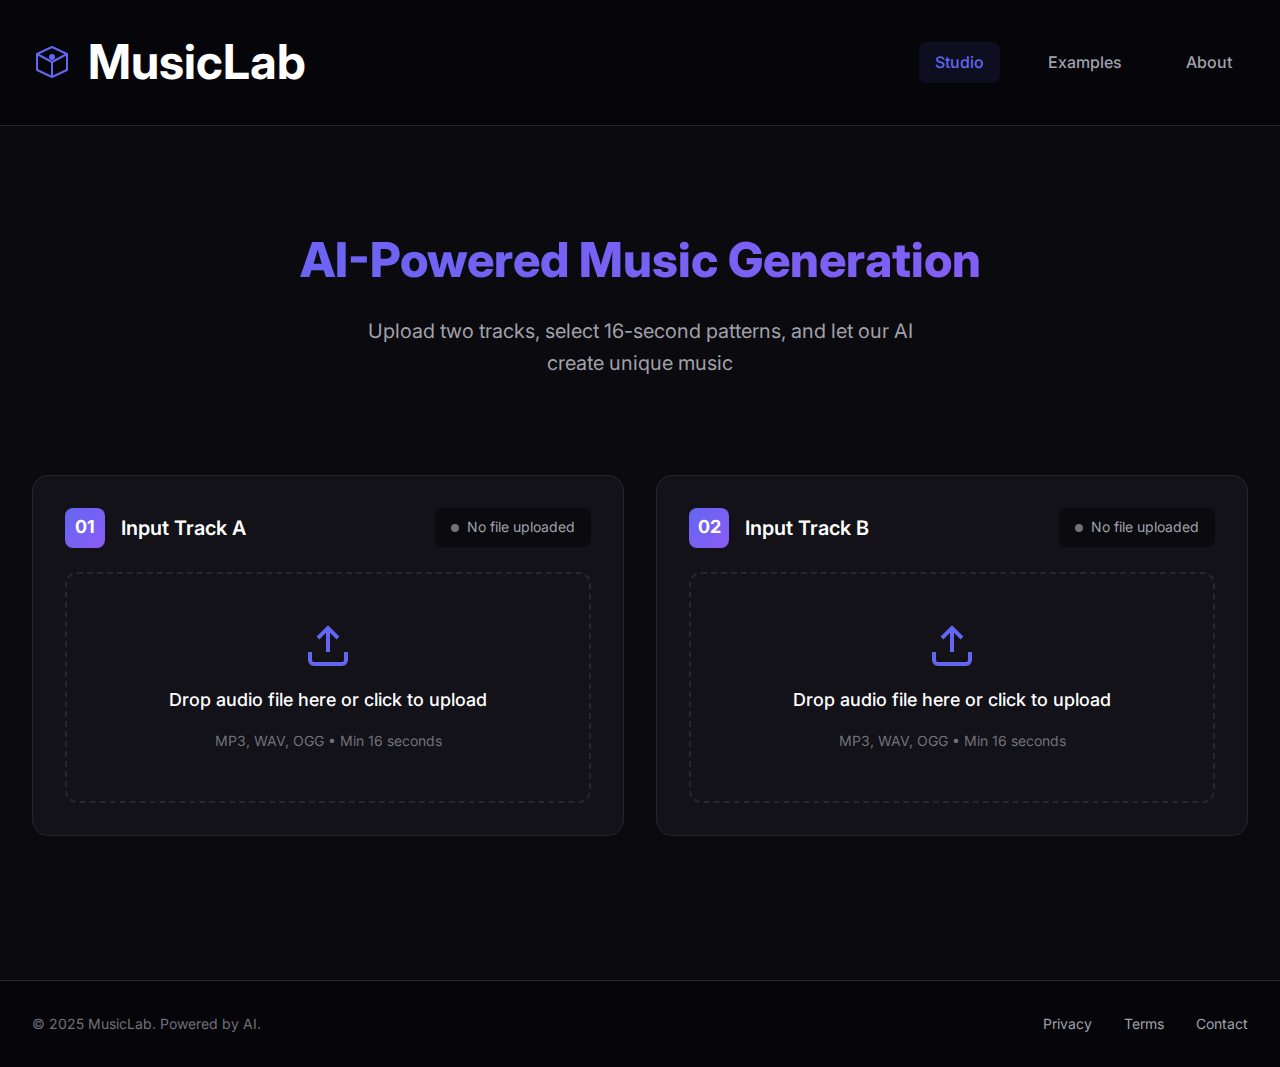
<file: frontend — копия/index.html>
<!DOCTYPE html>
<html lang="en">
<head>
    <meta charset="UTF-8">
    <meta name="viewport" content="width=device-width, initial-scale=1.0">
    <title>MusicLab - AI Music Generation</title>
    <link rel="stylesheet" href="styles.css">
    <link href="https://fonts.googleapis.com/css2?family=Inter:wght@300;400;500;600;700&display=swap" rel="stylesheet">
</head>
<body>
    <!-- Header -->
    <header class="header">
        <div class="container">
            <div class="header-content">
                <div class="logo">
                    <svg class="logo-icon" viewBox="0 0 40 40" fill="none" xmlns="http://www.w3.org/2000/svg">
                        <path d="M20 5L5 12V28L20 35L35 28V12L20 5Z" stroke="currentColor" stroke-width="2" stroke-linejoin="round"/>
                        <path d="M20 20V35" stroke="currentColor" stroke-width="2"/>
                        <path d="M5 12L20 20L35 12" stroke="currentColor" stroke-width="2" stroke-linejoin="round"/>
                        <circle cx="20" cy="15" r="3" fill="currentColor"/>
                    </svg>
                    <h1>MusicLab</h1>
                </div>
                <nav class="nav">
                    <a href="#" class="nav-link active">Studio</a>
                    <a href="#" class="nav-link">Examples</a>
                    <a href="#" class="nav-link">About</a>
                </nav>
            </div>
        </div>
    </header>

    <!-- Main Content -->
    <main class="main">
        <div class="container">
            <!-- Hero Section -->
            <section class="hero">
                <h2 class="hero-title">AI-Powered Music Generation</h2>
                <p class="hero-subtitle">Upload two tracks, select 16-second patterns, and let our AI create unique music</p>
            </section>

            <!-- Studio Section -->
            <section class="studio">
                <div class="studio-grid">
                    <!-- Track 1 -->
                    <div class="track-card">
                        <div class="track-header">
                            <div class="track-number">01</div>
                            <h3 class="track-title">Input Track A</h3>
                            <div class="track-status" id="status-track1">
                                <span class="status-indicator"></span>
                                <span class="status-text">No file uploaded</span>
                            </div>
                        </div>

                        <div class="upload-area" id="upload-area-1">
                            <input type="file" id="file-input-1" accept="audio/*" hidden>
                            <label for="file-input-1" class="upload-label">
                                <svg class="upload-icon" viewBox="0 0 24 24" fill="none" stroke="currentColor">
                                    <path d="M21 15v4a2 2 0 0 1-2 2H5a2 2 0 0 1-2-2v-4"/>
                                    <polyline points="17 8 12 3 7 8"/>
                                    <line x1="12" y1="3" x2="12" y2="15"/>
                                </svg>
                                <span class="upload-text">Drop audio file here or click to upload</span>
                                <span class="upload-hint">MP3, WAV, OGG • Min 16 seconds</span>
                            </label>
                        </div>

                        <div class="track-player" id="player-1" style="display: none;">
                            <div class="waveform-container">
                                <canvas id="waveform-1" class="waveform-canvas"></canvas>
                                <div class="selection-overlay" id="selection-1"></div>
                                <div class="time-markers" id="markers-1"></div>
                            </div>

                            <div class="player-controls">
                                <button class="btn-icon btn-play" id="play-btn-1">
                                    <svg class="icon-play" viewBox="0 0 24 24" fill="currentColor">
                                        <path d="M8 5v14l11-7z"/>
                                    </svg>
                                    <svg class="icon-pause" viewBox="0 0 24 24" fill="currentColor" style="display: none;">
                                        <path d="M6 4h4v16H6zM14 4h4v16h-4z"/>
                                    </svg>
                                </button>
                                <div class="time-display">
                                    <span id="current-time-1">0:00</span>
                                    <span class="time-separator">/</span>
                                    <span id="duration-1">0:00</span>
                                </div>
                                <div class="volume-control">
                                    <svg class="icon-volume" viewBox="0 0 24 24" fill="none" stroke="currentColor">
                                        <polygon points="11 5 6 9 2 9 2 15 6 15 11 19 11 5"/>
                                        <path d="M15.54 8.46a5 5 0 0 1 0 7.07"/>
                                    </svg>
                                    <input type="range" class="volume-slider" id="volume-1" min="0" max="100" value="80">
                                </div>
                            </div>

                            <div class="selection-controls">
                                <div class="selection-info">
                                    <label class="selection-label">Selected Pattern:</label>
                                    <div class="selection-range">
                                        <input type="number" id="start-time-1" class="time-input" value="0" min="0" step="0.1">
                                        <span class="range-separator">→</span>
                                        <input type="number" id="end-time-1" class="time-input" value="16" min="16" step="0.1">
                                        <span class="time-unit">sec</span>
                                    </div>
                                    <div class="selection-duration" id="selection-duration-1">16.0 sec</div>
                                </div>
                                <input type="range" id="slider-1" class="pattern-slider" min="0" max="100" value="0" step="0.1">
                            </div>

                            <div class="track-actions">
                                <button class="btn btn-secondary" id="preview-btn-1">
                                    <svg class="btn-icon-svg" viewBox="0 0 24 24" fill="none" stroke="currentColor">
                                        <circle cx="11" cy="11" r="8"/>
                                        <path d="m21 21-4.35-4.35"/>
                                    </svg>
                                    Preview Selection
                                </button>
                                <button class="btn btn-ghost" id="clear-btn-1">
                                    <svg class="btn-icon-svg" viewBox="0 0 24 24" fill="none" stroke="currentColor">
                                        <path d="M3 6h18"/>
                                        <path d="M19 6v14c0 1-1 2-2 2H7c-1 0-2-1-2-2V6"/>
                                        <path d="M8 6V4c0-1 1-2 2-2h4c1 0 2 1 2 2v2"/>
                                    </svg>
                                    Clear Track
                                </button>
                            </div>
                        </div>
                    </div>

                    <!-- Track 2 -->
                    <div class="track-card">
                        <div class="track-header">
                            <div class="track-number">02</div>
                            <h3 class="track-title">Input Track B</h3>
                            <div class="track-status" id="status-track2">
                                <span class="status-indicator"></span>
                                <span class="status-text">No file uploaded</span>
                            </div>
                        </div>

                        <div class="upload-area" id="upload-area-2">
                            <input type="file" id="file-input-2" accept="audio/*" hidden>
                            <label for="file-input-2" class="upload-label">
                                <svg class="upload-icon" viewBox="0 0 24 24" fill="none" stroke="currentColor">
                                    <path d="M21 15v4a2 2 0 0 1-2 2H5a2 2 0 0 1-2-2v-4"/>
                                    <polyline points="17 8 12 3 7 8"/>
                                    <line x1="12" y1="3" x2="12" y2="15"/>
                                </svg>
                                <span class="upload-text">Drop audio file here or click to upload</span>
                                <span class="upload-hint">MP3, WAV, OGG • Min 16 seconds</span>
                            </label>
                        </div>

                        <div class="track-player" id="player-2" style="display: none;">
                            <div class="waveform-container">
                                <canvas id="waveform-2" class="waveform-canvas"></canvas>
                                <div class="selection-overlay" id="selection-2"></div>
                                <div class="time-markers" id="markers-2"></div>
                            </div>

                            <div class="player-controls">
                                <button class="btn-icon btn-play" id="play-btn-2">
                                    <svg class="icon-play" viewBox="0 0 24 24" fill="currentColor">
                                        <path d="M8 5v14l11-7z"/>
                                    </svg>
                                    <svg class="icon-pause" viewBox="0 0 24 24" fill="currentColor" style="display: none;">
                                        <path d="M6 4h4v16H6zM14 4h4v16h-4z"/>
                                    </svg>
                                </button>
                                <div class="time-display">
                                    <span id="current-time-2">0:00</span>
                                    <span class="time-separator">/</span>
                                    <span id="duration-2">0:00</span>
                                </div>
                                <div class="volume-control">
                                    <svg class="icon-volume" viewBox="0 0 24 24" fill="none" stroke="currentColor">
                                        <polygon points="11 5 6 9 2 9 2 15 6 15 11 19 11 5"/>
                                        <path d="M15.54 8.46a5 5 0 0 1 0 7.07"/>
                                    </svg>
                                    <input type="range" class="volume-slider" id="volume-2" min="0" max="100" value="80">
                                </div>
                            </div>

                            <div class="selection-controls">
                                <div class="selection-info">
                                    <label class="selection-label">Selected Pattern:</label>
                                    <div class="selection-range">
                                        <input type="number" id="start-time-2" class="time-input" value="0" min="0" step="0.1">
                                        <span class="range-separator">→</span>
                                        <input type="number" id="end-time-2" class="time-input" value="16" min="16" step="0.1">
                                        <span class="time-unit">sec</span>
                                    </div>
                                    <div class="selection-duration" id="selection-duration-2">16.0 sec</div>
                                </div>
                                <input type="range" id="slider-2" class="pattern-slider" min="0" max="100" value="0" step="0.1">
                            </div>

                            <div class="track-actions">
                                <button class="btn btn-secondary" id="preview-btn-2">
                                    <svg class="btn-icon-svg" viewBox="0 0 24 24" fill="none" stroke="currentColor">
                                        <circle cx="11" cy="11" r="8"/>
                                        <path d="m21 21-4.35-4.35"/>
                                    </svg>
                                    Preview Selection
                                </button>
                                <button class="btn btn-ghost" id="clear-btn-2">
                                    <svg class="btn-icon-svg" viewBox="0 0 24 24" fill="none" stroke="currentColor">
                                        <path d="M3 6h18"/>
                                        <path d="M19 6v14c0 1-1 2-2 2H7c-1 0-2-1-2-2V6"/>
                                        <path d="M8 6V4c0-1 1-2 2-2h4c1 0 2 1 2 2v2"/>
                                    </svg>
                                    Clear Track
                                </button>
                            </div>
                        </div>
                    </div>
                </div>

                <!-- Generate Section -->
                <div class="generate-section" id="generate-section" style="display: none;">
                    <div class="generate-card">
                        <div class="generate-header">
                            <h3 class="generate-title">Ready to Generate</h3>
                            <p class="generate-subtitle">Your AI will blend these two patterns into unique music</p>
                        </div>
                        <div class="generate-actions">
                            <button class="btn btn-primary btn-large" id="generate-btn">
                                <svg class="btn-icon-svg" viewBox="0 0 24 24" fill="none" stroke="currentColor">
                                    <path d="M13 2L3 14h9l-1 8 10-12h-9l1-8z"/>
                                </svg>
                                Generate Music
                            </button>
                        </div>
                    </div>
                </div>

                <!-- Loading Section -->
                <div class="loading-section" id="loading-section" style="display: none;">
                    <div class="loading-card">
                        <div class="loading-spinner">
                            <div class="spinner"></div>
                        </div>
                        <h3 class="loading-title">Generating Your Music...</h3>
                        <p class="loading-subtitle">Our AI is blending your patterns</p>
                        <div class="loading-progress">
                            <div class="progress-bar">
                                <div class="progress-fill" id="progress-fill"></div>
                            </div>
                            <span class="progress-text" id="progress-text">0%</span>
                        </div>
                    </div>
                </div>

                <!-- Result Section -->
                <div class="result-section" id="result-section" style="display: none;">
                    <div class="result-card">
                        <div class="result-header">
                            <div class="result-icon">
                                <svg viewBox="0 0 24 24" fill="none" stroke="currentColor">
                                    <path d="M22 11.08V12a10 10 0 1 1-5.93-9.14"/>
                                    <polyline points="22 4 12 14.01 9 11.01"/>
                                </svg>
                            </div>
                            <h3 class="result-title">Your Music is Ready!</h3>
                            <p class="result-subtitle">Listen to your AI-generated track</p>
                        </div>

                        <div class="result-player">
                            <div class="waveform-container">
                                <canvas id="waveform-result" class="waveform-canvas"></canvas>
                            </div>
                            <div class="player-controls">
                                <button class="btn-icon btn-play" id="play-btn-result">
                                    <svg class="icon-play" viewBox="0 0 24 24" fill="currentColor">
                                        <path d="M8 5v14l11-7z"/>
                                    </svg>
                                    <svg class="icon-pause" viewBox="0 0 24 24" fill="currentColor" style="display: none;">
                                        <path d="M6 4h4v16H6zM14 4h4v16h-4z"/>
                                    </svg>
                                </button>
                                <div class="time-display">
                                    <span id="current-time-result">0:00</span>
                                    <span class="time-separator">/</span>
                                    <span id="duration-result">0:00</span>
                                </div>
                                <div class="volume-control">
                                    <svg class="icon-volume" viewBox="0 0 24 24" fill="none" stroke="currentColor">
                                        <polygon points="11 5 6 9 2 9 2 15 6 15 11 19 11 5"/>
                                        <path d="M15.54 8.46a5 5 0 0 1 0 7.07"/>
                                    </svg>
                                    <input type="range" class="volume-slider" id="volume-result" min="0" max="100" value="80">
                                </div>
                            </div>
                        </div>

                        <div class="result-actions">
                            <button class="btn btn-primary btn-large" id="download-btn">
                                <svg class="btn-icon-svg" viewBox="0 0 24 24" fill="none" stroke="currentColor">
                                    <path d="M21 15v4a2 2 0 0 1-2 2H5a2 2 0 0 1-2-2v-4"/>
                                    <polyline points="7 10 12 15 17 10"/>
                                    <line x1="12" y1="15" x2="12" y2="3"/>
                                </svg>
                                Download Track
                            </button>
                            <button class="btn btn-secondary" id="new-generation-btn">
                                <svg class="btn-icon-svg" viewBox="0 0 24 24" fill="none" stroke="currentColor">
                                    <path d="M1 4v6h6"/>
                                    <path d="M3.51 15a9 9 0 1 0 2.13-9.36L1 10"/>
                                </svg>
                                Create Another
                            </button>
                        </div>
                    </div>
                </div>
            </section>
        </div>
    </main>

    <!-- Footer -->
    <footer class="footer">
        <div class="container">
            <div class="footer-content">
                <div class="footer-left">
                    <p class="footer-text">© 2025 MusicLab. Powered by AI.</p>
                </div>
                <div class="footer-right">
                    <a href="#" class="footer-link">Privacy</a>
                    <a href="#" class="footer-link">Terms</a>
                    <a href="#" class="footer-link">Contact</a>
                </div>
            </div>
        </div>
    </footer>

    <script src="app.js"></script>
</body>
</html>
</file>
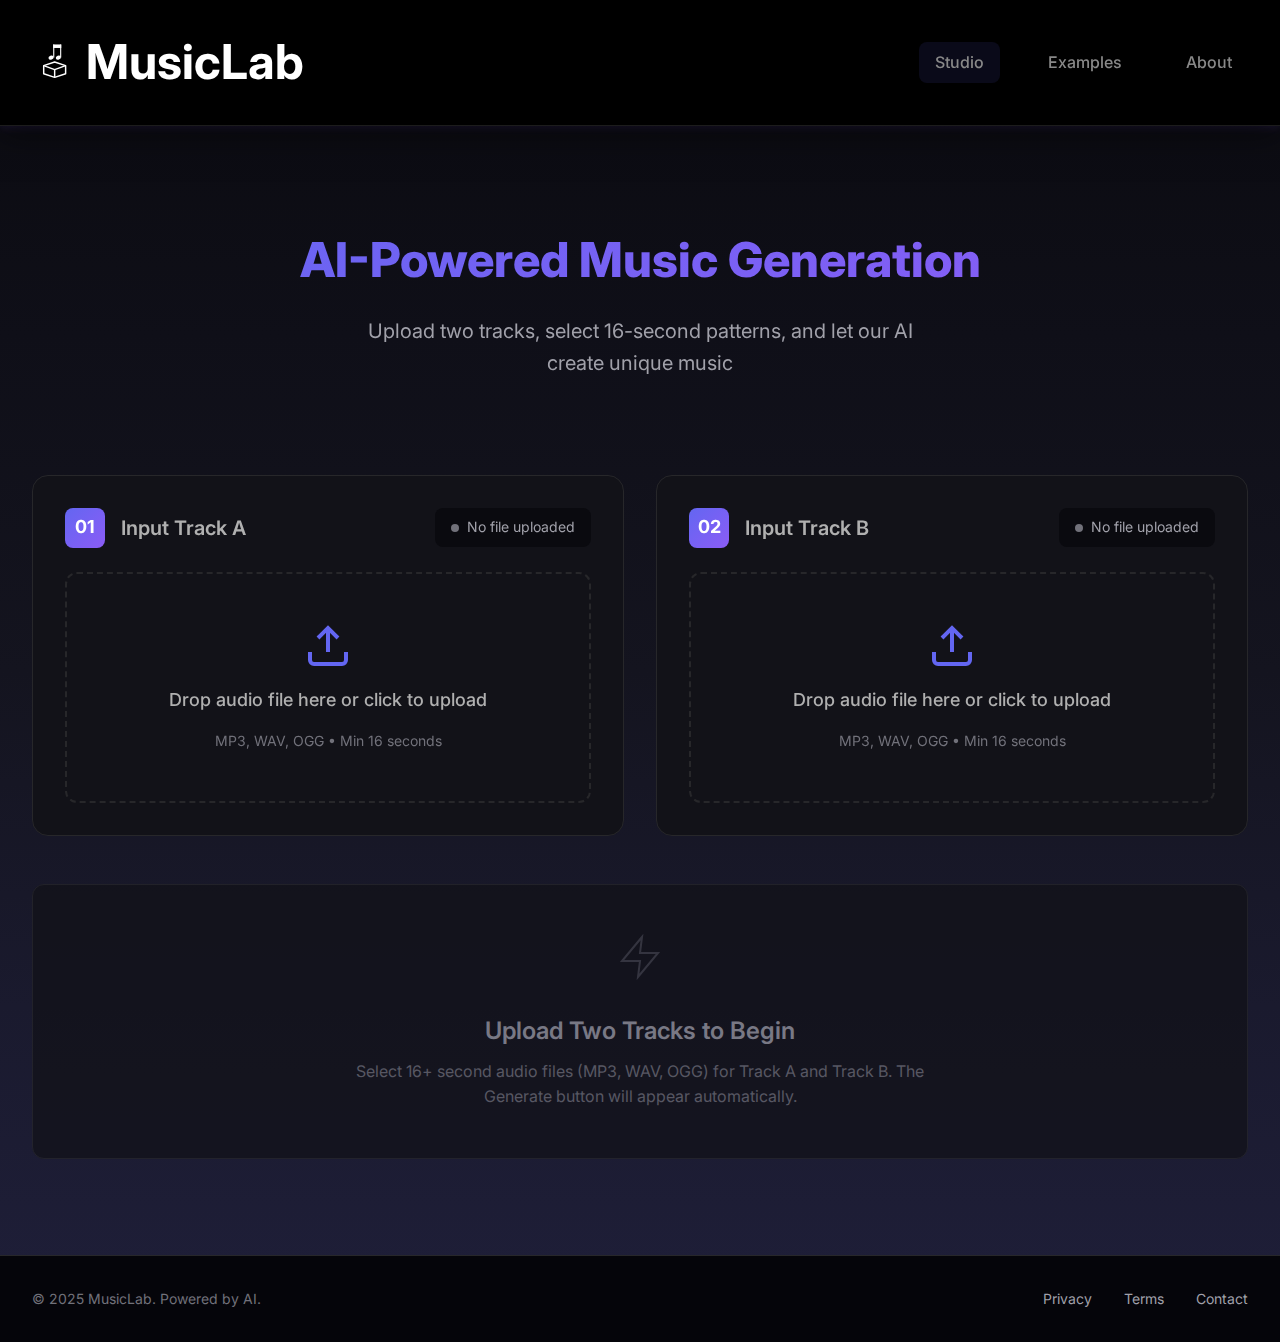
<file: bkup17122025_1249/frontend/index.html>
<!DOCTYPE html>
<html lang="en">
<head>
    <meta charset="UTF-8">
    <meta name="viewport" content="width=device-width, initial-scale=1.0">
    <title>MusicLab - AI Music Generation</title>
    <link rel="stylesheet" href="styles.css">
    <link href="https://fonts.googleapis.com/css2?family=Inter:wght@300;400;500;600;700&display=swap" rel="stylesheet">
</head>
<body>
    <!-- Floating Musical Notes Background -->
    <div class="floating-notes">
        <div class="note note-1">♪</div>
        <div class="note note-2">♫</div>
        <div class="note note-3">𝄞</div>
        <div class="note note-4">♪</div>
        <div class="note note-5">♫</div>
        <div class="note note-6">𝄞</div>
        <div class="note note-7">♪</div>
        <div class="note note-8">♫</div>
        <div class="note note-9">𝄞</div>
        <div class="note note-10">♪</div>
    </div>

    <!-- Header -->
    <header class="header">
        <div class="container">
            <div class="header-content">
                <div class="logo">
                    <svg class="logo-icon" viewBox="0 -12 30 52" fill="none" xmlns="http://www.w3.org/2000/svg">
                        <!-- Two connected eighth notes with large horizontal beam -->
                        <g transform="translate(20, 0)">
                            <!-- First note head (left) -->
                            <ellipse cx="-5" cy="8" rx="3.5" ry="2.8" fill="white" transform="rotate(-20 -5 8)"/>
                            <!-- Second note head (right) -->
                            <ellipse cx="5" cy="8" rx="3.5" ry="2.8" fill="white" transform="rotate(-20 5 8)"/>
                            <!-- First stem (left, 40% shorter tail) -->
                            <rect x="-2" y="-10" width="1.5" height="18" fill="white"/>
                            <!-- Second stem (right, 40% shorter tail) -->
                            <rect x="7.5" y="-10" width="1.5" height="18" fill="white"/>
                            <!-- Large horizontal beam at top (20% larger) -->
                            <rect x="-2" y="-10" width="11" height="4.8" fill="white"/>
                        </g>
                        <!-- Cube -->
                        <path d="M20 14L5 18.9V30.1L20 35L35 30.1V18.9L20 14Z" stroke="currentColor" stroke-width="2" stroke-linejoin="round"/>
                        <path d="M20 24.5V35" stroke="currentColor" stroke-width="2"/>
                        <path d="M5 18.9L20 24.5L35 18.9" stroke="currentColor" stroke-width="2" stroke-linejoin="round"/>
                    </svg>
                    <h1>MusicLab</h1>
                </div>
                <nav class="nav">
                    <a href="#" class="nav-link active">Studio</a>
                    <a href="#" class="nav-link">Examples</a>
                    <a href="#" class="nav-link">About</a>
                </nav>
            </div>
        </div>
    </header>

    <!-- Main Content -->
    <main class="main">
        <div class="container">
            <!-- Hero Section -->
            <section class="hero">
                <h2 class="hero-title">AI-Powered Music Generation</h2>
                <p class="hero-subtitle">Upload two tracks, select 16-second patterns, and let our AI create unique music</p>
            </section>

            <!-- Studio Section -->
            <section class="studio">
                <div class="studio-grid">
                    <!-- Track 1 -->
                    <div class="track-card">
                        <div class="track-header">
                            <div class="track-number">01</div>
                            <h3 class="track-title">Input Track A</h3>
                            <div class="track-status" id="status-track1">
                                <span class="status-indicator"></span>
                                <span class="status-text">No file uploaded</span>
                            </div>
                        </div>

                        <div class="upload-area" id="upload-area-1">
                            <input type="file" id="file-input-1" accept="audio/*" hidden>
                            <label for="file-input-1" class="upload-label">
                                <svg class="upload-icon" viewBox="0 0 24 24" fill="none" stroke="currentColor">
                                    <path d="M21 15v4a2 2 0 0 1-2 2H5a2 2 0 0 1-2-2v-4"/>
                                    <polyline points="17 8 12 3 7 8"/>
                                    <line x1="12" y1="3" x2="12" y2="15"/>
                                </svg>
                                <span class="upload-text">Drop audio file here or click to upload</span>
                                <span class="upload-hint">MP3, WAV, OGG • Min 16 seconds</span>
                            </label>
                        </div>

                        <div class="track-player" id="player-1" style="display: none;">
                            <div class="waveform-container">
                                <canvas id="waveform-1" class="waveform-canvas"></canvas>
                                <div class="selection-overlay" id="selection-1"></div>
                                <div class="time-markers" id="markers-1"></div>
                            </div>

                            <div class="player-controls">
                                <button class="btn-icon btn-play" id="play-btn-1">
                                    <svg class="icon-play" viewBox="0 0 24 24" fill="currentColor">
                                        <path d="M8 5v14l11-7z"/>
                                    </svg>
                                    <svg class="icon-pause" viewBox="0 0 24 24" fill="currentColor" style="display: none;">
                                        <path d="M6 4h4v16H6zM14 4h4v16h-4z"/>
                                    </svg>
                                </button>
                                <div class="time-display">
                                    <span id="current-time-1">0:00</span>
                                    <span class="time-separator">/</span>
                                    <span id="duration-1">0:00</span>
                                </div>
                                <div class="volume-control">
                                    <svg class="icon-volume" viewBox="0 0 24 24" fill="none" stroke="currentColor">
                                        <polygon points="11 5 6 9 2 9 2 15 6 15 11 19 11 5"/>
                                        <path d="M15.54 8.46a5 5 0 0 1 0 7.07"/>
                                    </svg>
                                    <input type="range" class="volume-slider" id="volume-1" min="0" max="100" value="80">
                                </div>
                            </div>

                            <div class="selection-controls">
                                <div class="selection-info">
                                    <label class="selection-label">Selected Pattern:</label>
                                    <div class="selection-range">
                                        <input type="number" id="start-time-1" class="time-input" value="0" min="0" step="0.1">
                                        <span class="range-separator">→</span>
                                        <input type="number" id="end-time-1" class="time-input" value="16" min="16" step="0.1">
                                        <span class="time-unit">sec</span>
                                    </div>
                                    <div class="selection-duration" id="selection-duration-1">16.0 sec</div>
                                </div>
                                <input type="range" id="slider-1" class="pattern-slider" min="0" max="100" value="0" step="0.1">
                            </div>

                            <div class="track-actions">
                                <button class="btn btn-secondary" id="preview-btn-1">
                                    <svg class="btn-icon-svg" viewBox="0 0 24 24" fill="none" stroke="currentColor">
                                        <circle cx="11" cy="11" r="8"/>
                                        <path d="m21 21-4.35-4.35"/>
                                    </svg>
                                    Preview Selection
                                </button>
                                <button class="btn btn-ghost" id="clear-btn-1">
                                    <svg class="btn-icon-svg" viewBox="0 0 24 24" fill="none" stroke="currentColor">
                                        <path d="M3 6h18"/>
                                        <path d="M19 6v14c0 1-1 2-2 2H7c-1 0-2-1-2-2V6"/>
                                        <path d="M8 6V4c0-1 1-2 2-2h4c1 0 2 1 2 2v2"/>
                                    </svg>
                                    Clear Track
                                </button>
                            </div>
                        </div>
                    </div>

                    <!-- Track 2 -->
                    <div class="track-card">
                        <div class="track-header">
                            <div class="track-number">02</div>
                            <h3 class="track-title">Input Track B</h3>
                            <div class="track-status" id="status-track2">
                                <span class="status-indicator"></span>
                                <span class="status-text">No file uploaded</span>
                            </div>
                        </div>

                        <div class="upload-area" id="upload-area-2">
                            <input type="file" id="file-input-2" accept="audio/*" hidden>
                            <label for="file-input-2" class="upload-label">
                                <svg class="upload-icon" viewBox="0 0 24 24" fill="none" stroke="currentColor">
                                    <path d="M21 15v4a2 2 0 0 1-2 2H5a2 2 0 0 1-2-2v-4"/>
                                    <polyline points="17 8 12 3 7 8"/>
                                    <line x1="12" y1="3" x2="12" y2="15"/>
                                </svg>
                                <span class="upload-text">Drop audio file here or click to upload</span>
                                <span class="upload-hint">MP3, WAV, OGG • Min 16 seconds</span>
                            </label>
                        </div>

                        <div class="track-player" id="player-2" style="display: none;">
                            <div class="waveform-container">
                                <canvas id="waveform-2" class="waveform-canvas"></canvas>
                                <div class="selection-overlay" id="selection-2"></div>
                                <div class="time-markers" id="markers-2"></div>
                            </div>

                            <div class="player-controls">
                                <button class="btn-icon btn-play" id="play-btn-2">
                                    <svg class="icon-play" viewBox="0 0 24 24" fill="currentColor">
                                        <path d="M8 5v14l11-7z"/>
                                    </svg>
                                    <svg class="icon-pause" viewBox="0 0 24 24" fill="currentColor" style="display: none;">
                                        <path d="M6 4h4v16H6zM14 4h4v16h-4z"/>
                                    </svg>
                                </button>
                                <div class="time-display">
                                    <span id="current-time-2">0:00</span>
                                    <span class="time-separator">/</span>
                                    <span id="duration-2">0:00</span>
                                </div>
                                <div class="volume-control">
                                    <svg class="icon-volume" viewBox="0 0 24 24" fill="none" stroke="currentColor">
                                        <polygon points="11 5 6 9 2 9 2 15 6 15 11 19 11 5"/>
                                        <path d="M15.54 8.46a5 5 0 0 1 0 7.07"/>
                                    </svg>
                                    <input type="range" class="volume-slider" id="volume-2" min="0" max="100" value="80">
                                </div>
                            </div>

                            <div class="selection-controls">
                                <div class="selection-info">
                                    <label class="selection-label">Selected Pattern:</label>
                                    <div class="selection-range">
                                        <input type="number" id="start-time-2" class="time-input" value="0" min="0" step="0.1">
                                        <span class="range-separator">→</span>
                                        <input type="number" id="end-time-2" class="time-input" value="16" min="16" step="0.1">
                                        <span class="time-unit">sec</span>
                                    </div>
                                    <div class="selection-duration" id="selection-duration-2">16.0 sec</div>
                                </div>
                                <input type="range" id="slider-2" class="pattern-slider" min="0" max="100" value="0" step="0.1">
                            </div>

                            <div class="track-actions">
                                <button class="btn btn-secondary" id="preview-btn-2">
                                    <svg class="btn-icon-svg" viewBox="0 0 24 24" fill="none" stroke="currentColor">
                                        <circle cx="11" cy="11" r="8"/>
                                        <path d="m21 21-4.35-4.35"/>
                                    </svg>
                                    Preview Selection
                                </button>
                                <button class="btn btn-ghost" id="clear-btn-2">
                                    <svg class="btn-icon-svg" viewBox="0 0 24 24" fill="none" stroke="currentColor">
                                        <path d="M3 6h18"/>
                                        <path d="M19 6v14c0 1-1 2-2 2H7c-1 0-2-1-2-2V6"/>
                                        <path d="M8 6V4c0-1 1-2 2-2h4c1 0 2 1 2 2v2"/>
                                    </svg>
                                    Clear Track
                                </button>
                            </div>
                        </div>
                    </div>
                </div>

                <!-- Status Message (shown when waiting for uploads) -->
                <div class="status-message-section" id="status-message" style="display: block;">
                    <div class="status-message-card">
                        <svg class="status-icon" viewBox="0 0 24 24" fill="none" stroke="currentColor">
                            <path d="M13 2L3 14h9l-1 8 10-12h-9l1-8z"/>
                        </svg>
                        <h3 class="status-message-title">Upload Two Tracks to Begin</h3>
                        <p class="status-message-text">Select 16+ second audio files (MP3, WAV, OGG) for Track A and Track B. The Generate button will appear automatically.</p>
                    </div>
                </div>

                <!-- Generate Section -->
                <div class="generate-section" id="generate-section" style="display: none;">
                    <div class="generate-card">
                        <div class="generate-header">
                            <h3 class="generate-title">Ready to Generate</h3>
                            <p class="generate-subtitle">Your AI will blend these two patterns into unique music</p>
                        </div>
                        <div class="generate-actions">
                            <button class="btn btn-primary btn-large" id="generate-btn">
                                <svg class="btn-icon-svg" viewBox="0 0 24 24" fill="none" stroke="currentColor">
                                    <path d="M13 2L3 14h9l-1 8 10-12h-9l1-8z"/>
                                </svg>
                                Generate Music
                            </button>
                        </div>
                    </div>
                </div>

                <!-- Loading Section -->
                <div class="loading-section" id="loading-section" style="display: none;">
                    <div class="loading-card">
                        <div class="loading-spinner">
                            <div class="spinner"></div>
                        </div>
                        <h3 class="loading-title">Generating Your Music...</h3>
                        <p class="loading-subtitle">Our AI is blending your patterns</p>
                        <div class="loading-progress">
                            <div class="progress-bar">
                                <div class="progress-fill" id="progress-fill"></div>
                            </div>
                            <span class="progress-text" id="progress-text">0%</span>
                        </div>
                    </div>
                </div>

                <!-- Result Section -->
                <div class="result-section" id="result-section" style="display: none;">
                    <div class="result-card">
                        <div class="result-header">
                            <div class="result-icon">
                                <svg viewBox="0 0 24 24" fill="none" stroke="currentColor">
                                    <path d="M22 11.08V12a10 10 0 1 1-5.93-9.14"/>
                                    <polyline points="22 4 12 14.01 9 11.01"/>
                                </svg>
                            </div>
                            <h3 class="result-title">Your Music is Ready!</h3>
                            <p class="result-subtitle">Listen to your AI-generated track</p>
                        </div>

                        <div class="result-player">
                            <div class="waveform-container">
                                <canvas id="waveform-result" class="waveform-canvas"></canvas>
                            </div>
                            <div class="player-controls">
                                <button class="btn-icon btn-play" id="play-btn-result">
                                    <svg class="icon-play" viewBox="0 0 24 24" fill="currentColor">
                                        <path d="M8 5v14l11-7z"/>
                                    </svg>
                                    <svg class="icon-pause" viewBox="0 0 24 24" fill="currentColor" style="display: none;">
                                        <path d="M6 4h4v16H6zM14 4h4v16h-4z"/>
                                    </svg>
                                </button>
                                <div class="time-display">
                                    <span id="current-time-result">0:00</span>
                                    <span class="time-separator">/</span>
                                    <span id="duration-result">0:00</span>
                                </div>
                                <div class="volume-control">
                                    <svg class="icon-volume" viewBox="0 0 24 24" fill="none" stroke="currentColor">
                                        <polygon points="11 5 6 9 2 9 2 15 6 15 11 19 11 5"/>
                                        <path d="M15.54 8.46a5 5 0 0 1 0 7.07"/>
                                    </svg>
                                    <input type="range" class="volume-slider" id="volume-result" min="0" max="100" value="80">
                                </div>
                            </div>
                        </div>

                        <div class="result-actions">
                            <button class="btn btn-primary btn-large" id="download-btn">
                                <svg class="btn-icon-svg" viewBox="0 0 24 24" fill="none" stroke="currentColor">
                                    <path d="M21 15v4a2 2 0 0 1-2 2H5a2 2 0 0 1-2-2v-4"/>
                                    <polyline points="7 10 12 15 17 10"/>
                                    <line x1="12" y1="15" x2="12" y2="3"/>
                                </svg>
                                Download Track
                            </button>
                            <button class="btn btn-secondary" id="new-generation-btn">
                                <svg class="btn-icon-svg" viewBox="0 0 24 24" fill="none" stroke="currentColor">
                                    <path d="M1 4v6h6"/>
                                    <path d="M3.51 15a9 9 0 1 0 2.13-9.36L1 10"/>
                                </svg>
                                Create Another
                            </button>
                        </div>
                    </div>
                </div>
            </section>
        </div>
    </main>

    <!-- Footer -->
    <footer class="footer">
        <div class="container">
            <div class="footer-content">
                <div class="footer-left">
                    <p class="footer-text">© 2025 MusicLab. Powered by AI.</p>
                </div>
                <div class="footer-right">
                    <a href="#" class="footer-link">Privacy</a>
                    <a href="#" class="footer-link">Terms</a>
                    <a href="#" class="footer-link">Contact</a>
                </div>
            </div>
        </div>
    </footer>

    <script src="app.js"></script>
</body>
</html>
</file>
<file: frontend_backup_20251217_113500/styles.css>
/* ========================================
   CSS Reset & Base Styles
   ======================================== */
* {
    margin: 0;
    padding: 0;
    box-sizing: border-box;
}

:root {
    /* Color Palette */
    --primary: #6366f1;
    --primary-hover: #4f46e5;
    --primary-light: #818cf8;
    --secondary: #8b5cf6;
    --accent: #ec4899;
    
    --bg-dark: #0a0a0f;
    --bg-darker: #05050a;
    --bg-card: #121218;
    --bg-hover: #1a1a24;
    
    --text-primary: #ffffff;
    --text-secondary: #a1a1aa;
    --text-muted: #71717a;
    
    --border: #27272a;
    --border-light: #3f3f46;
    
    --success: #10b981;
    --warning: #f59e0b;
    --error: #ef4444;
    
    /* Spacing */
    --spacing-xs: 0.25rem;
    --spacing-sm: 0.5rem;
    --spacing-md: 1rem;
    --spacing-lg: 1.5rem;
    --spacing-xl: 2rem;
    --spacing-2xl: 3rem;
    
    /* Border Radius */
    --radius-sm: 0.375rem;
    --radius-md: 0.5rem;
    --radius-lg: 0.75rem;
    --radius-xl: 1rem;
    
    /* Shadows */
    --shadow-sm: 0 1px 2px 0 rgba(0, 0, 0, 0.3);
    --shadow-md: 0 4px 6px -1px rgba(0, 0, 0, 0.4);
    --shadow-lg: 0 10px 15px -3px rgba(0, 0, 0, 0.5);
    --shadow-xl: 0 20px 25px -5px rgba(0, 0, 0, 0.6);
    
    /* Transitions */
    --transition-fast: 150ms ease;
    --transition-base: 200ms ease;
    --transition-slow: 300ms ease;
}

body {
    font-family: 'Inter', -apple-system, BlinkMacSystemFont, 'Segoe UI', sans-serif;
    background: linear-gradient(to bottom, 
        #0a0a0f 0%, 
        #0f0f18 25%, 
        #14141f 50%, 
        #1a1a2e 75%,
        #1f1f3a 100%
    );
    color: var(--text-primary);
    line-height: 1.6;
    min-height: 100vh;
    overflow-x: hidden;
    position: relative;
}

.container {
    max-width: 1400px;
    margin: 0 auto;
    padding: 0 var(--spacing-xl);
}

/* ========================================
   Floating Notes Background
   ======================================== */
.floating-notes {
    position: fixed;
    top: 0;
    left: 0;
    width: 100%;
    height: 100%;
    pointer-events: none;
    z-index: 1;
    overflow: hidden;
}

.note {
    position: absolute;
    font-size: 2rem;
    color: rgba(139, 92, 246, 0.25);
    animation: float linear infinite;
    opacity: 0;
}

.note-1 { left: 10%; animation-duration: 25s; animation-delay: 0s; }
.note-2 { left: 20%; animation-duration: 30s; animation-delay: 2s; font-size: 2.5rem; }
.note-3 { left: 30%; animation-duration: 28s; animation-delay: 4s; font-size: 3rem; color: rgba(99, 102, 241, 0.25); }
.note-4 { left: 45%; animation-duration: 32s; animation-delay: 1s; }
.note-5 { left: 55%; animation-duration: 27s; animation-delay: 3s; font-size: 2.5rem; }
.note-6 { left: 65%; animation-duration: 29s; animation-delay: 5s; font-size: 3rem; color: rgba(236, 72, 153, 0.25); }
.note-7 { left: 75%; animation-duration: 31s; animation-delay: 2s; }
.note-8 { left: 85%; animation-duration: 26s; animation-delay: 4s; font-size: 2.5rem; }
.note-9 { left: 90%; animation-duration: 33s; animation-delay: 1s; font-size: 3rem; }
.note-10 { left: 95%; animation-duration: 28s; animation-delay: 3s; }

@keyframes float {
    0% {
        transform: translateY(100vh) rotate(0deg);
        opacity: 0;
    }
    10% {
        opacity: 1;
    }
    90% {
        opacity: 1;
    }
    100% {
        transform: translateY(-100px) rotate(360deg);
        opacity: 0;
    }
}

/* ========================================
   Header
   ======================================== */
.header {
    background-color: #000000;
    border-bottom: 1.2px solid rgba(255, 255, 255, 0.11);
    position: sticky;
    top: 0;
    z-index: 100;
    box-shadow: 0 8px 32px rgba(0, 0, 0, 0.5), 
                0 2px 8px rgba(139, 92, 246, 0.15);
    backdrop-filter: blur(10px);
}

.header-content {
    display: flex;
    align-items: center;
    justify-content: space-between;
    padding: var(--spacing-lg) 0;
}

.logo {
    display: flex;
    align-items: center;
    gap: var(--spacing-md);
    font-size: 1.5rem;
    font-weight: 700;
    color: #ffffff;
    position: relative;
}

.logo h1 {
    color: #ffffff;
}

/* Floating notes near logo */
.logo-note {
    position: absolute;
    font-size: 1.2rem;
    opacity: 0;
    animation: logoFloat 3s ease-in-out infinite;
    pointer-events: none;
}

.logo-note-1 {
    left: -30px;
    top: -10px;
    color: var(--primary);
    animation-delay: 0s;
}

.logo-note-2 {
    right: -35px;
    top: -15px;
    color: var(--secondary);
    animation-delay: 1s;
    font-size: 1.4rem;
}

.logo-note-3 {
    right: -40px;
    bottom: -10px;
    color: var(--accent);
    animation-delay: 2s;
    font-size: 1.6rem;
}

@keyframes logoFloat {
    0%, 100% {
        opacity: 0;
        transform: translateY(0) scale(0.8);
    }
    50% {
        opacity: 0.8;
        transform: translateY(-15px) scale(1.2);
    }
}

.logo-icon {
    width: 38px;
    height: 38px;
    color: #ffffff;
}

.nav {
    display: flex;
    gap: var(--spacing-xl);
}

.nav-link {
    color: #888888;
    text-decoration: none;
    font-weight: 500;
    transition: color var(--transition-fast);
    padding: var(--spacing-sm) var(--spacing-md);
    border-radius: var(--radius-md);
}

.nav-link:hover {
    color: #aaaaaa;
}

.nav-link.active {
    color: #888888;
    background-color: rgba(99, 102, 241, 0.1);
}

/* ========================================
   Main Content
   ======================================== */
.main {
    padding: var(--spacing-2xl) 0;
    min-height: calc(100vh - 200px);
    position: relative;
    z-index: 10;
}

/* Hero Section */
.hero {
    text-align: center;
    margin-bottom: var(--spacing-2xl);
    padding: var(--spacing-2xl) 0;
}

.hero-title {
    font-size: 3rem;
    font-weight: 800;
    background: linear-gradient(135deg, var(--primary) 0%, var(--secondary) 100%);
    -webkit-background-clip: text;
    -webkit-text-fill-color: transparent;
    background-clip: text;
    margin-bottom: var(--spacing-md);
}

.hero-subtitle {
    font-size: 1.25rem;
    color: var(--text-secondary);
    max-width: 600px;
    margin: 0 auto;
}

/* ========================================
   Studio Section
   ======================================== */
.studio-grid {
    display: grid;
    grid-template-columns: repeat(auto-fit, minmax(500px, 1fr));
    gap: var(--spacing-xl);
    margin-bottom: var(--spacing-2xl);
}

@media (max-width: 1100px) {
    .studio-grid {
        grid-template-columns: 1fr;
    }
}

/* Track Card */
.track-card {
    background-color: var(--bg-card);
    border: 1px solid var(--border);
    border-radius: var(--radius-xl);
    padding: var(--spacing-xl);
    transition: border-color var(--transition-base);
}

.track-card:hover {
    border-color: var(--border-light);
}

.track-header {
    display: flex;
    align-items: center;
    gap: var(--spacing-md);
    margin-bottom: var(--spacing-lg);
}

.track-number {
    width: 40px;
    height: 40px;
    background: linear-gradient(135deg, var(--primary) 0%, var(--secondary) 100%);
    border-radius: var(--radius-md);
    display: flex;
    align-items: center;
    justify-content: center;
    font-weight: 700;
    font-size: 1.125rem;
    color: #ffffff;
}

.track-title {
    flex: 1;
    font-size: 1.25rem;
    font-weight: 600;
    color: #b0b0b0;
}

.track-status {
    display: flex;
    align-items: center;
    gap: var(--spacing-sm);
    padding: var(--spacing-sm) var(--spacing-md);
    background-color: var(--bg-dark);
    border-radius: var(--radius-md);
}

.status-indicator {
    width: 8px;
    height: 8px;
    border-radius: 50%;
    background-color: var(--text-muted);
}

.status-indicator.uploading {
    background-color: var(--warning);
    animation: pulse 2s infinite;
}

.status-indicator.ready {
    background-color: var(--success);
}

.status-text {
    font-size: 0.875rem;
    color: var(--text-secondary);
}

@keyframes pulse {
    0%, 100% { opacity: 1; }
    50% { opacity: 0.5; }
}

/* Upload Area */
.upload-area {
    border: 2px dashed var(--border);
    border-radius: var(--radius-lg);
    padding: var(--spacing-2xl);
    text-align: center;
    transition: all var(--transition-base);
    cursor: pointer;
}

.upload-area:hover {
    border-color: var(--primary);
    background-color: rgba(99, 102, 241, 0.05);
}

.upload-area.dragover {
    border-color: var(--primary);
    background-color: rgba(99, 102, 241, 0.1);
    transform: scale(1.02);
}

.upload-label {
    display: flex;
    flex-direction: column;
    align-items: center;
    gap: var(--spacing-md);
    cursor: pointer;
}

.upload-icon {
    width: 48px;
    height: 48px;
    color: var(--primary);
    stroke-width: 2;
}

.upload-text {
    font-size: 1.125rem;
    font-weight: 500;
    color: #b0b0b0;
}

.upload-hint {
    font-size: 0.875rem;
    color: var(--text-muted);
}

/* Track Player */
.track-player {
    animation: fadeIn 0.5s ease;
}

@keyframes fadeIn {
    from { opacity: 0; transform: translateY(10px); }
    to { opacity: 1; transform: translateY(0); }
}

/* Waveform */
.waveform-container {
    position: relative;
    width: 100%;
    height: 120px;
    background-color: var(--bg-dark);
    border-radius: var(--radius-md);
    margin-bottom: var(--spacing-lg);
    overflow: hidden;
}

.waveform-canvas {
    width: 100%;
    height: 100%;
    cursor: pointer;
}

.selection-overlay {
    position: absolute;
    top: 0;
    height: 100%;
    background-color: rgba(99, 102, 241, 0.2);
    border-left: 2px solid var(--primary);
    border-right: 2px solid var(--primary);
    pointer-events: none;
    transition: all 0.1s ease;
}

.time-markers {
    position: absolute;
    bottom: 0;
    left: 0;
    right: 0;
    height: 20px;
    display: flex;
    justify-content: space-between;
    padding: 0 var(--spacing-sm);
    font-size: 0.75rem;
    color: var(--text-muted);
    pointer-events: none;
}

/* Player Controls */
.player-controls {
    display: flex;
    align-items: center;
    gap: var(--spacing-lg);
    margin-bottom: var(--spacing-lg);
    padding: var(--spacing-md);
    background-color: var(--bg-dark);
    border-radius: var(--radius-md);
}

.btn-icon {
    width: 48px;
    height: 48px;
    background: linear-gradient(135deg, var(--primary) 0%, var(--secondary) 100%);
    border: none;
    border-radius: 50%;
    display: flex;
    align-items: center;
    justify-content: center;
    cursor: pointer;
    transition: transform var(--transition-fast), box-shadow var(--transition-fast);
}

.btn-icon:hover {
    transform: scale(1.05);
    box-shadow: 0 0 20px rgba(99, 102, 241, 0.5);
}

.btn-icon:active {
    transform: scale(0.95);
}

.btn-icon svg {
    width: 24px;
    height: 24px;
    color: white;
}

.time-display {
    display: flex;
    align-items: center;
    gap: var(--spacing-sm);
    font-size: 0.875rem;
    font-weight: 500;
    color: var(--text-secondary);
}

.time-separator {
    color: var(--text-muted);
}

.volume-control {
    display: flex;
    align-items: center;
    gap: var(--spacing-md);
    margin-left: auto;
}

.icon-volume {
    width: 20px;
    height: 20px;
    color: var(--text-secondary);
    stroke-width: 2;
}

.volume-slider {
    width: 100px;
    height: 4px;
    background: var(--border);
    border-radius: var(--radius-sm);
    outline: none;
    -webkit-appearance: none;
}

.volume-slider::-webkit-slider-thumb {
    -webkit-appearance: none;
    width: 16px;
    height: 16px;
    background: var(--primary);
    border-radius: 50%;
    cursor: pointer;
    transition: transform var(--transition-fast);
}

.volume-slider::-webkit-slider-thumb:hover {
    transform: scale(1.2);
}

.volume-slider::-moz-range-thumb {
    width: 16px;
    height: 16px;
    background: var(--primary);
    border-radius: 50%;
    border: none;
    cursor: pointer;
}

/* Selection Controls */
.selection-controls {
    margin-bottom: var(--spacing-lg);
}

.selection-info {
    display: flex;
    align-items: center;
    gap: var(--spacing-lg);
    margin-bottom: var(--spacing-md);
    padding: var(--spacing-md);
    background-color: var(--bg-dark);
    border-radius: var(--radius-md);
}

.selection-label {
    font-size: 0.875rem;
    font-weight: 500;
    color: var(--text-secondary);
}

.selection-range {
    display: flex;
    align-items: center;
    gap: var(--spacing-sm);
    flex: 1;
}

.time-input {
    width: 80px;
    padding: var(--spacing-sm) var(--spacing-md);
    background-color: var(--bg-card);
    border: 1px solid var(--border);
    border-radius: var(--radius-sm);
    color: var(--text-primary);
    font-size: 0.875rem;
    font-weight: 500;
    text-align: center;
}

.time-input:focus {
    outline: none;
    border-color: var(--primary);
}

.range-separator {
    color: var(--text-muted);
}

.time-unit {
    font-size: 0.875rem;
    color: var(--text-muted);
}

.selection-duration {
    font-size: 0.875rem;
    font-weight: 600;
    color: var(--primary);
    padding: var(--spacing-sm) var(--spacing-md);
    background-color: rgba(99, 102, 241, 0.1);
    border-radius: var(--radius-sm);
}

.pattern-slider {
    width: 100%;
    height: 8px;
    background: var(--border);
    border-radius: var(--radius-sm);
    outline: none;
    -webkit-appearance: none;
}

.pattern-slider::-webkit-slider-thumb {
    -webkit-appearance: none;
    width: 20px;
    height: 20px;
    background: linear-gradient(135deg, var(--primary) 0%, var(--secondary) 100%);
    border-radius: 50%;
    cursor: pointer;
    transition: transform var(--transition-fast);
    box-shadow: 0 0 10px rgba(99, 102, 241, 0.5);
}

.pattern-slider::-webkit-slider-thumb:hover {
    transform: scale(1.2);
}

.pattern-slider::-moz-range-thumb {
    width: 20px;
    height: 20px;
    background: linear-gradient(135deg, var(--primary) 0%, var(--secondary) 100%);
    border-radius: 50%;
    border: none;
    cursor: pointer;
    box-shadow: 0 0 10px rgba(99, 102, 241, 0.5);
}

/* Track Actions */
.track-actions {
    display: flex;
    gap: var(--spacing-md);
}

/* Buttons */
.btn {
    display: inline-flex;
    align-items: center;
    justify-content: center;
    gap: var(--spacing-sm);
    padding: var(--spacing-md) var(--spacing-lg);
    font-size: 0.875rem;
    font-weight: 600;
    border-radius: var(--radius-md);
    border: none;
    cursor: pointer;
    transition: all var(--transition-fast);
    text-decoration: none;
}

.btn-primary {
    background: linear-gradient(135deg, var(--primary) 0%, var(--secondary) 100%);
    color: white;
}

.btn-primary:hover {
    transform: translateY(-2px);
    box-shadow: 0 10px 20px rgba(99, 102, 241, 0.4);
}

.btn-secondary {
    background-color: var(--bg-dark);
    color: var(--text-primary);
    border: 1px solid var(--border);
}

.btn-secondary:hover {
    background-color: var(--bg-hover);
    border-color: var(--border-light);
}

.btn-ghost {
    background-color: transparent;
    color: var(--text-secondary);
}

.btn-ghost:hover {
    background-color: var(--bg-dark);
    color: var(--text-primary);
}

.btn-large {
    padding: var(--spacing-lg) var(--spacing-2xl);
    font-size: 1rem;
}

.btn-icon-svg {
    width: 18px;
    height: 18px;
    stroke-width: 2;
}

.btn:active {
    transform: translateY(0);
}

.btn:disabled {
    opacity: 0.5;
    cursor: not-allowed;
}

/* ========================================
   Generate Section
   ======================================== */
.generate-section {
    animation: fadeIn 0.5s ease;
}

.generate-card {
    background: linear-gradient(135deg, rgba(99, 102, 241, 0.1) 0%, rgba(139, 92, 246, 0.1) 100%);
    border: 1px solid var(--primary);
    border-radius: var(--radius-xl);
    padding: var(--spacing-2xl);
    text-align: center;
}

.generate-header {
    margin-bottom: var(--spacing-xl);
}

.generate-title {
    font-size: 1.75rem;
    font-weight: 700;
    margin-bottom: var(--spacing-sm);
}

.generate-subtitle {
    font-size: 1rem;
    color: var(--text-secondary);
}

/* ========================================
   Loading Section
   ======================================== */
.loading-section {
    animation: fadeIn 0.5s ease;
}

.loading-card {
    background-color: var(--bg-card);
    border: 1px solid var(--border);
    border-radius: var(--radius-xl);
    padding: var(--spacing-2xl);
    text-align: center;
}

.loading-spinner {
    margin-bottom: var(--spacing-xl);
}

.spinner {
    width: 60px;
    height: 60px;
    border: 4px solid var(--border);
    border-top-color: var(--primary);
    border-radius: 50%;
    margin: 0 auto;
    animation: spin 1s linear infinite;
}

@keyframes spin {
    to { transform: rotate(360deg); }
}

.loading-title {
    font-size: 1.5rem;
    font-weight: 700;
    margin-bottom: var(--spacing-sm);
}

.loading-subtitle {
    font-size: 1rem;
    color: var(--text-secondary);
    margin-bottom: var(--spacing-xl);
}

.loading-progress {
    max-width: 400px;
    margin: 0 auto;
}

.progress-bar {
    width: 100%;
    height: 8px;
    background-color: var(--bg-dark);
    border-radius: var(--radius-sm);
    overflow: hidden;
    margin-bottom: var(--spacing-md);
}

.progress-fill {
    height: 100%;
    background: linear-gradient(90deg, var(--primary) 0%, var(--secondary) 100%);
    transition: width 0.3s ease;
}

.progress-text {
    font-size: 0.875rem;
    font-weight: 600;
    color: var(--primary);
}

/* ========================================
   Result Section
   ======================================== */
.result-section {
    animation: fadeIn 0.5s ease;
}

.result-card {
    background-color: var(--bg-card);
    border: 1px solid var(--border);
    border-radius: var(--radius-xl);
    padding: var(--spacing-2xl);
}

.result-header {
    text-align: center;
    margin-bottom: var(--spacing-xl);
}

.result-icon {
    width: 60px;
    height: 60px;
    margin: 0 auto var(--spacing-lg);
    background: linear-gradient(135deg, var(--success) 0%, var(--primary) 100%);
    border-radius: 50%;
    display: flex;
    align-items: center;
    justify-content: center;
}

.result-icon svg {
    width: 32px;
    height: 32px;
    color: white;
    stroke-width: 2.5;
}

.result-title {
    font-size: 1.75rem;
    font-weight: 700;
    margin-bottom: var(--spacing-sm);
}

.result-subtitle {
    font-size: 1rem;
    color: var(--text-secondary);
}

.result-player {
    margin-bottom: var(--spacing-xl);
}

.result-actions {
    display: flex;
    justify-content: center;
    gap: var(--spacing-md);
    flex-wrap: wrap;
}

/* ========================================
   Footer
   ======================================== */
.footer {
    background-color: var(--bg-darker);
    border-top: 1px solid var(--border);
    padding: var(--spacing-xl) 0;
    margin-top: var(--spacing-2xl);
}

.footer-content {
    display: flex;
    align-items: center;
    justify-content: space-between;
}

.footer-text {
    color: var(--text-muted);
    font-size: 0.875rem;
}

.footer-right {
    display: flex;
    gap: var(--spacing-xl);
}

.footer-link {
    color: var(--text-secondary);
    text-decoration: none;
    font-size: 0.875rem;
    transition: color var(--transition-fast);
}

.footer-link:hover {
    color: var(--text-primary);
}

/* ========================================
   Responsive Design
   ======================================== */
@media (max-width: 768px) {
    .hero-title {
        font-size: 2rem;
    }
    
    .hero-subtitle {
        font-size: 1rem;
    }
    
    .studio-grid {
        grid-template-columns: 1fr;
    }
    
    .track-actions {
        flex-direction: column;
    }
    
    .btn {
        width: 100%;
    }
    
    .footer-content {
        flex-direction: column;
        gap: var(--spacing-md);
        text-align: center;
    }
    
    .result-actions {
        flex-direction: column;
    }
    
    .result-actions .btn {
        width: 100%;
    }
}
</file>
<file: frontend — копия 10/styles.css>
/* ========================================
   CSS Reset & Base Styles
   ======================================== */
* {
    margin: 0;
    padding: 0;
    box-sizing: border-box;
}

:root {
    /* Color Palette */
    --primary: #6366f1;
    --primary-hover: #4f46e5;
    --primary-light: #818cf8;
    --secondary: #8b5cf6;
    --accent: #ec4899;
    
    --bg-dark: #0a0a0f;
    --bg-darker: #05050a;
    --bg-card: #121218;
    --bg-hover: #1a1a24;
    
    --text-primary: #ffffff;
    --text-secondary: #a1a1aa;
    --text-muted: #71717a;
    
    --border: #27272a;
    --border-light: #3f3f46;
    
    --success: #10b981;
    --warning: #f59e0b;
    --error: #ef4444;
    
    /* Spacing */
    --spacing-xs: 0.25rem;
    --spacing-sm: 0.5rem;
    --spacing-md: 1rem;
    --spacing-lg: 1.5rem;
    --spacing-xl: 2rem;
    --spacing-2xl: 3rem;
    
    /* Border Radius */
    --radius-sm: 0.375rem;
    --radius-md: 0.5rem;
    --radius-lg: 0.75rem;
    --radius-xl: 1rem;
    
    /* Shadows */
    --shadow-sm: 0 1px 2px 0 rgba(0, 0, 0, 0.3);
    --shadow-md: 0 4px 6px -1px rgba(0, 0, 0, 0.4);
    --shadow-lg: 0 10px 15px -3px rgba(0, 0, 0, 0.5);
    --shadow-xl: 0 20px 25px -5px rgba(0, 0, 0, 0.6);
    
    /* Transitions */
    --transition-fast: 150ms ease;
    --transition-base: 200ms ease;
    --transition-slow: 300ms ease;
}

body {
    font-family: 'Inter', -apple-system, BlinkMacSystemFont, 'Segoe UI', sans-serif;
    background: linear-gradient(to bottom, 
        #0a0a0f 0%, 
        #0f0f18 25%, 
        #14141f 50%, 
        #1a1a2e 75%,
        #1f1f3a 100%
    );
    color: var(--text-primary);
    line-height: 1.6;
    min-height: 100vh;
    overflow-x: hidden;
    position: relative;
}

.container {
    max-width: 1400px;
    margin: 0 auto;
    padding: 0 var(--spacing-xl);
}

/* ========================================
   Floating Notes Background
   ======================================== */
.floating-notes {
    position: fixed;
    top: 0;
    left: 0;
    width: 100%;
    height: 100%;
    pointer-events: none;
    z-index: 1;
    overflow: hidden;
}

.note {
    position: absolute;
    font-size: 2rem;
    color: rgba(139, 92, 246, 0.25);
    animation: float linear infinite;
    opacity: 0;
}

.note-1 { left: 10%; animation-duration: 25s; animation-delay: 0s; }
.note-2 { left: 20%; animation-duration: 30s; animation-delay: 2s; font-size: 2.5rem; }
.note-3 { left: 30%; animation-duration: 28s; animation-delay: 4s; font-size: 3rem; color: rgba(99, 102, 241, 0.25); }
.note-4 { left: 45%; animation-duration: 32s; animation-delay: 1s; }
.note-5 { left: 55%; animation-duration: 27s; animation-delay: 3s; font-size: 2.5rem; }
.note-6 { left: 65%; animation-duration: 29s; animation-delay: 5s; font-size: 3rem; color: rgba(236, 72, 153, 0.25); }
.note-7 { left: 75%; animation-duration: 31s; animation-delay: 2s; }
.note-8 { left: 85%; animation-duration: 26s; animation-delay: 4s; font-size: 2.5rem; }
.note-9 { left: 90%; animation-duration: 33s; animation-delay: 1s; font-size: 3rem; }
.note-10 { left: 95%; animation-duration: 28s; animation-delay: 3s; }

@keyframes float {
    0% {
        transform: translateY(100vh) rotate(0deg);
        opacity: 0;
    }
    10% {
        opacity: 1;
    }
    90% {
        opacity: 1;
    }
    100% {
        transform: translateY(-100px) rotate(360deg);
        opacity: 0;
    }
}

/* ========================================
   Header
   ======================================== */
.header {
    background-color: #000000;
    border-bottom: 1.2px solid rgba(255, 255, 255, 0.11);
    position: sticky;
    top: 0;
    z-index: 100;
    box-shadow: 0 8px 32px rgba(0, 0, 0, 0.5), 
                0 2px 8px rgba(139, 92, 246, 0.15);
    backdrop-filter: blur(10px);
}

.header-content {
    display: flex;
    align-items: center;
    justify-content: space-between;
    padding: var(--spacing-lg) 0;
}

.logo {
    display: flex;
    align-items: center;
    gap: var(--spacing-md);
    font-size: 1.5rem;
    font-weight: 700;
    color: #ffffff;
    position: relative;
}

.logo h1 {
    color: #ffffff;
}

/* Floating notes near logo */
.logo-note {
    position: absolute;
    font-size: 1.2rem;
    opacity: 0;
    animation: logoFloat 3s ease-in-out infinite;
    pointer-events: none;
}

.logo-note-1 {
    left: -30px;
    top: -10px;
    color: var(--primary);
    animation-delay: 0s;
}

.logo-note-2 {
    right: -35px;
    top: -15px;
    color: var(--secondary);
    animation-delay: 1s;
    font-size: 1.4rem;
}

.logo-note-3 {
    right: -40px;
    bottom: -10px;
    color: var(--accent);
    animation-delay: 2s;
    font-size: 1.6rem;
}

@keyframes logoFloat {
    0%, 100% {
        opacity: 0;
        transform: translateY(0) scale(0.8);
    }
    50% {
        opacity: 0.8;
        transform: translateY(-15px) scale(1.2);
    }
}

.logo-icon {
    width: 40px;
    height: 40px;
    color: #ffffff;
}

.nav {
    display: flex;
    gap: var(--spacing-xl);
}

.nav-link {
    color: #888888;
    text-decoration: none;
    font-weight: 500;
    transition: color var(--transition-fast);
    padding: var(--spacing-sm) var(--spacing-md);
    border-radius: var(--radius-md);
}

.nav-link:hover {
    color: #aaaaaa;
}

.nav-link.active {
    color: #888888;
    background-color: rgba(99, 102, 241, 0.1);
}

/* ========================================
   Main Content
   ======================================== */
.main {
    padding: var(--spacing-2xl) 0;
    min-height: calc(100vh - 200px);
    position: relative;
    z-index: 10;
}

/* Hero Section */
.hero {
    text-align: center;
    margin-bottom: var(--spacing-2xl);
    padding: var(--spacing-2xl) 0;
}

.hero-title {
    font-size: 3rem;
    font-weight: 800;
    background: linear-gradient(135deg, var(--primary) 0%, var(--secondary) 100%);
    -webkit-background-clip: text;
    -webkit-text-fill-color: transparent;
    background-clip: text;
    margin-bottom: var(--spacing-md);
}

.hero-subtitle {
    font-size: 1.25rem;
    color: var(--text-secondary);
    max-width: 600px;
    margin: 0 auto;
}

/* ========================================
   Studio Section
   ======================================== */
.studio-grid {
    display: grid;
    grid-template-columns: repeat(auto-fit, minmax(500px, 1fr));
    gap: var(--spacing-xl);
    margin-bottom: var(--spacing-2xl);
}

@media (max-width: 1100px) {
    .studio-grid {
        grid-template-columns: 1fr;
    }
}

/* Track Card */
.track-card {
    background-color: var(--bg-card);
    border: 1px solid var(--border);
    border-radius: var(--radius-xl);
    padding: var(--spacing-xl);
    transition: border-color var(--transition-base);
}

.track-card:hover {
    border-color: var(--border-light);
}

.track-header {
    display: flex;
    align-items: center;
    gap: var(--spacing-md);
    margin-bottom: var(--spacing-lg);
}

.track-number {
    width: 40px;
    height: 40px;
    background: linear-gradient(135deg, var(--primary) 0%, var(--secondary) 100%);
    border-radius: var(--radius-md);
    display: flex;
    align-items: center;
    justify-content: center;
    font-weight: 700;
    font-size: 1.125rem;
    color: #ffffff;
}

.track-title {
    flex: 1;
    font-size: 1.25rem;
    font-weight: 600;
    color: #b0b0b0;
}

.track-status {
    display: flex;
    align-items: center;
    gap: var(--spacing-sm);
    padding: var(--spacing-sm) var(--spacing-md);
    background-color: var(--bg-dark);
    border-radius: var(--radius-md);
}

.status-indicator {
    width: 8px;
    height: 8px;
    border-radius: 50%;
    background-color: var(--text-muted);
}

.status-indicator.uploading {
    background-color: var(--warning);
    animation: pulse 2s infinite;
}

.status-indicator.ready {
    background-color: var(--success);
}

.status-text {
    font-size: 0.875rem;
    color: var(--text-secondary);
}

@keyframes pulse {
    0%, 100% { opacity: 1; }
    50% { opacity: 0.5; }
}

/* Upload Area */
.upload-area {
    border: 2px dashed var(--border);
    border-radius: var(--radius-lg);
    padding: var(--spacing-2xl);
    text-align: center;
    transition: all var(--transition-base);
    cursor: pointer;
}

.upload-area:hover {
    border-color: var(--primary);
    background-color: rgba(99, 102, 241, 0.05);
}

.upload-area.dragover {
    border-color: var(--primary);
    background-color: rgba(99, 102, 241, 0.1);
    transform: scale(1.02);
}

.upload-label {
    display: flex;
    flex-direction: column;
    align-items: center;
    gap: var(--spacing-md);
    cursor: pointer;
}

.upload-icon {
    width: 48px;
    height: 48px;
    color: var(--primary);
    stroke-width: 2;
}

.upload-text {
    font-size: 1.125rem;
    font-weight: 500;
    color: #b0b0b0;
}

.upload-hint {
    font-size: 0.875rem;
    color: var(--text-muted);
}

/* Track Player */
.track-player {
    animation: fadeIn 0.5s ease;
}

@keyframes fadeIn {
    from { opacity: 0; transform: translateY(10px); }
    to { opacity: 1; transform: translateY(0); }
}

/* Waveform */
.waveform-container {
    position: relative;
    width: 100%;
    height: 120px;
    background-color: var(--bg-dark);
    border-radius: var(--radius-md);
    margin-bottom: var(--spacing-lg);
    overflow: hidden;
}

.waveform-canvas {
    width: 100%;
    height: 100%;
    cursor: pointer;
}

.selection-overlay {
    position: absolute;
    top: 0;
    height: 100%;
    background-color: rgba(99, 102, 241, 0.2);
    border-left: 2px solid var(--primary);
    border-right: 2px solid var(--primary);
    pointer-events: none;
    transition: all 0.1s ease;
}

.time-markers {
    position: absolute;
    bottom: 0;
    left: 0;
    right: 0;
    height: 20px;
    display: flex;
    justify-content: space-between;
    padding: 0 var(--spacing-sm);
    font-size: 0.75rem;
    color: var(--text-muted);
    pointer-events: none;
}

/* Player Controls */
.player-controls {
    display: flex;
    align-items: center;
    gap: var(--spacing-lg);
    margin-bottom: var(--spacing-lg);
    padding: var(--spacing-md);
    background-color: var(--bg-dark);
    border-radius: var(--radius-md);
}

.btn-icon {
    width: 48px;
    height: 48px;
    background: linear-gradient(135deg, var(--primary) 0%, var(--secondary) 100%);
    border: none;
    border-radius: 50%;
    display: flex;
    align-items: center;
    justify-content: center;
    cursor: pointer;
    transition: transform var(--transition-fast), box-shadow var(--transition-fast);
}

.btn-icon:hover {
    transform: scale(1.05);
    box-shadow: 0 0 20px rgba(99, 102, 241, 0.5);
}

.btn-icon:active {
    transform: scale(0.95);
}

.btn-icon svg {
    width: 24px;
    height: 24px;
    color: white;
}

.time-display {
    display: flex;
    align-items: center;
    gap: var(--spacing-sm);
    font-size: 0.875rem;
    font-weight: 500;
    color: var(--text-secondary);
}

.time-separator {
    color: var(--text-muted);
}

.volume-control {
    display: flex;
    align-items: center;
    gap: var(--spacing-md);
    margin-left: auto;
}

.icon-volume {
    width: 20px;
    height: 20px;
    color: var(--text-secondary);
    stroke-width: 2;
}

.volume-slider {
    width: 100px;
    height: 4px;
    background: var(--border);
    border-radius: var(--radius-sm);
    outline: none;
    -webkit-appearance: none;
}

.volume-slider::-webkit-slider-thumb {
    -webkit-appearance: none;
    width: 16px;
    height: 16px;
    background: var(--primary);
    border-radius: 50%;
    cursor: pointer;
    transition: transform var(--transition-fast);
}

.volume-slider::-webkit-slider-thumb:hover {
    transform: scale(1.2);
}

.volume-slider::-moz-range-thumb {
    width: 16px;
    height: 16px;
    background: var(--primary);
    border-radius: 50%;
    border: none;
    cursor: pointer;
}

/* Selection Controls */
.selection-controls {
    margin-bottom: var(--spacing-lg);
}

.selection-info {
    display: flex;
    align-items: center;
    gap: var(--spacing-lg);
    margin-bottom: var(--spacing-md);
    padding: var(--spacing-md);
    background-color: var(--bg-dark);
    border-radius: var(--radius-md);
}

.selection-label {
    font-size: 0.875rem;
    font-weight: 500;
    color: var(--text-secondary);
}

.selection-range {
    display: flex;
    align-items: center;
    gap: var(--spacing-sm);
    flex: 1;
}

.time-input {
    width: 80px;
    padding: var(--spacing-sm) var(--spacing-md);
    background-color: var(--bg-card);
    border: 1px solid var(--border);
    border-radius: var(--radius-sm);
    color: var(--text-primary);
    font-size: 0.875rem;
    font-weight: 500;
    text-align: center;
}

.time-input:focus {
    outline: none;
    border-color: var(--primary);
}

.range-separator {
    color: var(--text-muted);
}

.time-unit {
    font-size: 0.875rem;
    color: var(--text-muted);
}

.selection-duration {
    font-size: 0.875rem;
    font-weight: 600;
    color: var(--primary);
    padding: var(--spacing-sm) var(--spacing-md);
    background-color: rgba(99, 102, 241, 0.1);
    border-radius: var(--radius-sm);
}

.pattern-slider {
    width: 100%;
    height: 8px;
    background: var(--border);
    border-radius: var(--radius-sm);
    outline: none;
    -webkit-appearance: none;
}

.pattern-slider::-webkit-slider-thumb {
    -webkit-appearance: none;
    width: 20px;
    height: 20px;
    background: linear-gradient(135deg, var(--primary) 0%, var(--secondary) 100%);
    border-radius: 50%;
    cursor: pointer;
    transition: transform var(--transition-fast);
    box-shadow: 0 0 10px rgba(99, 102, 241, 0.5);
}

.pattern-slider::-webkit-slider-thumb:hover {
    transform: scale(1.2);
}

.pattern-slider::-moz-range-thumb {
    width: 20px;
    height: 20px;
    background: linear-gradient(135deg, var(--primary) 0%, var(--secondary) 100%);
    border-radius: 50%;
    border: none;
    cursor: pointer;
    box-shadow: 0 0 10px rgba(99, 102, 241, 0.5);
}

/* Track Actions */
.track-actions {
    display: flex;
    gap: var(--spacing-md);
}

/* Buttons */
.btn {
    display: inline-flex;
    align-items: center;
    justify-content: center;
    gap: var(--spacing-sm);
    padding: var(--spacing-md) var(--spacing-lg);
    font-size: 0.875rem;
    font-weight: 600;
    border-radius: var(--radius-md);
    border: none;
    cursor: pointer;
    transition: all var(--transition-fast);
    text-decoration: none;
}

.btn-primary {
    background: linear-gradient(135deg, var(--primary) 0%, var(--secondary) 100%);
    color: white;
}

.btn-primary:hover {
    transform: translateY(-2px);
    box-shadow: 0 10px 20px rgba(99, 102, 241, 0.4);
}

.btn-secondary {
    background-color: var(--bg-dark);
    color: var(--text-primary);
    border: 1px solid var(--border);
}

.btn-secondary:hover {
    background-color: var(--bg-hover);
    border-color: var(--border-light);
}

.btn-ghost {
    background-color: transparent;
    color: var(--text-secondary);
}

.btn-ghost:hover {
    background-color: var(--bg-dark);
    color: var(--text-primary);
}

.btn-large {
    padding: var(--spacing-lg) var(--spacing-2xl);
    font-size: 1rem;
}

.btn-icon-svg {
    width: 18px;
    height: 18px;
    stroke-width: 2;
}

.btn:active {
    transform: translateY(0);
}

.btn:disabled {
    opacity: 0.5;
    cursor: not-allowed;
}

/* ========================================
   Generate Section
   ======================================== */
.generate-section {
    animation: fadeIn 0.5s ease;
}

.generate-card {
    background: linear-gradient(135deg, rgba(99, 102, 241, 0.1) 0%, rgba(139, 92, 246, 0.1) 100%);
    border: 1px solid var(--primary);
    border-radius: var(--radius-xl);
    padding: var(--spacing-2xl);
    text-align: center;
}

.generate-header {
    margin-bottom: var(--spacing-xl);
}

.generate-title {
    font-size: 1.75rem;
    font-weight: 700;
    margin-bottom: var(--spacing-sm);
}

.generate-subtitle {
    font-size: 1rem;
    color: var(--text-secondary);
}

/* ========================================
   Loading Section
   ======================================== */
.loading-section {
    animation: fadeIn 0.5s ease;
}

.loading-card {
    background-color: var(--bg-card);
    border: 1px solid var(--border);
    border-radius: var(--radius-xl);
    padding: var(--spacing-2xl);
    text-align: center;
}

.loading-spinner {
    margin-bottom: var(--spacing-xl);
}

.spinner {
    width: 60px;
    height: 60px;
    border: 4px solid var(--border);
    border-top-color: var(--primary);
    border-radius: 50%;
    margin: 0 auto;
    animation: spin 1s linear infinite;
}

@keyframes spin {
    to { transform: rotate(360deg); }
}

.loading-title {
    font-size: 1.5rem;
    font-weight: 700;
    margin-bottom: var(--spacing-sm);
}

.loading-subtitle {
    font-size: 1rem;
    color: var(--text-secondary);
    margin-bottom: var(--spacing-xl);
}

.loading-progress {
    max-width: 400px;
    margin: 0 auto;
}

.progress-bar {
    width: 100%;
    height: 8px;
    background-color: var(--bg-dark);
    border-radius: var(--radius-sm);
    overflow: hidden;
    margin-bottom: var(--spacing-md);
}

.progress-fill {
    height: 100%;
    background: linear-gradient(90deg, var(--primary) 0%, var(--secondary) 100%);
    transition: width 0.3s ease;
}

.progress-text {
    font-size: 0.875rem;
    font-weight: 600;
    color: var(--primary);
}

/* ========================================
   Result Section
   ======================================== */
.result-section {
    animation: fadeIn 0.5s ease;
}

.result-card {
    background-color: var(--bg-card);
    border: 1px solid var(--border);
    border-radius: var(--radius-xl);
    padding: var(--spacing-2xl);
}

.result-header {
    text-align: center;
    margin-bottom: var(--spacing-xl);
}

.result-icon {
    width: 60px;
    height: 60px;
    margin: 0 auto var(--spacing-lg);
    background: linear-gradient(135deg, var(--success) 0%, var(--primary) 100%);
    border-radius: 50%;
    display: flex;
    align-items: center;
    justify-content: center;
}

.result-icon svg {
    width: 32px;
    height: 32px;
    color: white;
    stroke-width: 2.5;
}

.result-title {
    font-size: 1.75rem;
    font-weight: 700;
    margin-bottom: var(--spacing-sm);
}

.result-subtitle {
    font-size: 1rem;
    color: var(--text-secondary);
}

.result-player {
    margin-bottom: var(--spacing-xl);
}

.result-actions {
    display: flex;
    justify-content: center;
    gap: var(--spacing-md);
    flex-wrap: wrap;
}

/* ========================================
   Footer
   ======================================== */
.footer {
    background-color: var(--bg-darker);
    border-top: 1px solid var(--border);
    padding: var(--spacing-xl) 0;
    margin-top: var(--spacing-2xl);
}

.footer-content {
    display: flex;
    align-items: center;
    justify-content: space-between;
}

.footer-text {
    color: var(--text-muted);
    font-size: 0.875rem;
}

.footer-right {
    display: flex;
    gap: var(--spacing-xl);
}

.footer-link {
    color: var(--text-secondary);
    text-decoration: none;
    font-size: 0.875rem;
    transition: color var(--transition-fast);
}

.footer-link:hover {
    color: var(--text-primary);
}

/* ========================================
   Responsive Design
   ======================================== */
@media (max-width: 768px) {
    .hero-title {
        font-size: 2rem;
    }
    
    .hero-subtitle {
        font-size: 1rem;
    }
    
    .studio-grid {
        grid-template-columns: 1fr;
    }
    
    .track-actions {
        flex-direction: column;
    }
    
    .btn {
        width: 100%;
    }
    
    .footer-content {
        flex-direction: column;
        gap: var(--spacing-md);
        text-align: center;
    }
    
    .result-actions {
        flex-direction: column;
    }
    
    .result-actions .btn {
        width: 100%;
    }
}
</file>
<file: frontend — копия 2/styles.css>
/* ========================================
   CSS Reset & Base Styles
   ======================================== */
* {
    margin: 0;
    padding: 0;
    box-sizing: border-box;
}

:root {
    /* Color Palette */
    --primary: #6366f1;
    --primary-hover: #4f46e5;
    --primary-light: #818cf8;
    --secondary: #8b5cf6;
    --accent: #ec4899;
    
    --bg-dark: #0a0a0f;
    --bg-darker: #05050a;
    --bg-card: #121218;
    --bg-hover: #1a1a24;
    
    --text-primary: #ffffff;
    --text-secondary: #a1a1aa;
    --text-muted: #71717a;
    
    --border: #27272a;
    --border-light: #3f3f46;
    
    --success: #10b981;
    --warning: #f59e0b;
    --error: #ef4444;
    
    /* Spacing */
    --spacing-xs: 0.25rem;
    --spacing-sm: 0.5rem;
    --spacing-md: 1rem;
    --spacing-lg: 1.5rem;
    --spacing-xl: 2rem;
    --spacing-2xl: 3rem;
    
    /* Border Radius */
    --radius-sm: 0.375rem;
    --radius-md: 0.5rem;
    --radius-lg: 0.75rem;
    --radius-xl: 1rem;
    
    /* Shadows */
    --shadow-sm: 0 1px 2px 0 rgba(0, 0, 0, 0.3);
    --shadow-md: 0 4px 6px -1px rgba(0, 0, 0, 0.4);
    --shadow-lg: 0 10px 15px -3px rgba(0, 0, 0, 0.5);
    --shadow-xl: 0 20px 25px -5px rgba(0, 0, 0, 0.6);
    
    /* Transitions */
    --transition-fast: 150ms ease;
    --transition-base: 200ms ease;
    --transition-slow: 300ms ease;
}

body {
    font-family: 'Inter', -apple-system, BlinkMacSystemFont, 'Segoe UI', sans-serif;
    background: linear-gradient(to bottom, 
        #0a0a0f 0%, 
        #0f0f18 25%, 
        #14141f 50%, 
        #1a1a2e 75%,
        #1f1f3a 100%
    );
    color: var(--text-primary);
    line-height: 1.6;
    min-height: 100vh;
    overflow-x: hidden;
    position: relative;
}

.container {
    max-width: 1400px;
    margin: 0 auto;
    padding: 0 var(--spacing-xl);
}

/* ========================================
   Floating Notes Background
   ======================================== */
.floating-notes {
    position: fixed;
    top: 0;
    left: 0;
    width: 100%;
    height: 100%;
    pointer-events: none;
    z-index: 1;
    overflow: hidden;
}

.note {
    position: absolute;
    font-size: 2rem;
    color: rgba(139, 92, 246, 0.15);
    animation: float linear infinite;
    opacity: 0;
}

.note-1 { left: 10%; animation-duration: 25s; animation-delay: 0s; }
.note-2 { left: 20%; animation-duration: 30s; animation-delay: 2s; font-size: 2.5rem; }
.note-3 { left: 30%; animation-duration: 28s; animation-delay: 4s; font-size: 3rem; color: rgba(99, 102, 241, 0.15); }
.note-4 { left: 45%; animation-duration: 32s; animation-delay: 1s; }
.note-5 { left: 55%; animation-duration: 27s; animation-delay: 3s; font-size: 2.5rem; }
.note-6 { left: 65%; animation-duration: 29s; animation-delay: 5s; font-size: 3rem; color: rgba(236, 72, 153, 0.15); }
.note-7 { left: 75%; animation-duration: 31s; animation-delay: 2s; }
.note-8 { left: 85%; animation-duration: 26s; animation-delay: 4s; font-size: 2.5rem; }
.note-9 { left: 90%; animation-duration: 33s; animation-delay: 1s; font-size: 3rem; }
.note-10 { left: 95%; animation-duration: 28s; animation-delay: 3s; }

@keyframes float {
    0% {
        transform: translateY(100vh) rotate(0deg);
        opacity: 0;
    }
    10% {
        opacity: 1;
    }
    90% {
        opacity: 1;
    }
    100% {
        transform: translateY(-100px) rotate(360deg);
        opacity: 0;
    }
}

/* ========================================
   Header
   ======================================== */
.header {
    background-color: #000000;
    border-bottom: 1px solid rgba(255, 255, 255, 0.1);
    position: sticky;
    top: 0;
    z-index: 100;
    box-shadow: 0 8px 32px rgba(0, 0, 0, 0.8), 
                0 2px 8px rgba(139, 92, 246, 0.2);
    backdrop-filter: blur(10px);
}

.header-content {
    display: flex;
    align-items: center;
    justify-content: space-between;
    padding: var(--spacing-lg) 0;
}

.logo {
    display: flex;
    align-items: center;
    gap: var(--spacing-md);
    font-size: 1.5rem;
    font-weight: 700;
    color: #ffffff;
    position: relative;
}

.logo h1 {
    color: #ffffff;
}

/* Floating notes near logo */
.logo-note {
    position: absolute;
    font-size: 1.2rem;
    opacity: 0;
    animation: logoFloat 3s ease-in-out infinite;
    pointer-events: none;
}

.logo-note-1 {
    left: -30px;
    top: -10px;
    color: var(--primary);
    animation-delay: 0s;
}

.logo-note-2 {
    right: -35px;
    top: -15px;
    color: var(--secondary);
    animation-delay: 1s;
    font-size: 1.4rem;
}

.logo-note-3 {
    right: -40px;
    bottom: -10px;
    color: var(--accent);
    animation-delay: 2s;
    font-size: 1.6rem;
}

@keyframes logoFloat {
    0%, 100% {
        opacity: 0;
        transform: translateY(0) scale(0.8);
    }
    50% {
        opacity: 0.8;
        transform: translateY(-15px) scale(1.2);
    }
}

.logo-icon {
    width: 40px;
    height: 40px;
    color: #ffffff;
}

.nav {
    display: flex;
    gap: var(--spacing-xl);
}

.nav-link {
    color: var(--text-secondary);
    text-decoration: none;
    font-weight: 500;
    transition: color var(--transition-fast);
    padding: var(--spacing-sm) var(--spacing-md);
    border-radius: var(--radius-md);
}

.nav-link:hover {
    color: var(--text-primary);
}

.nav-link.active {
    color: var(--primary);
    background-color: rgba(99, 102, 241, 0.1);
}

/* ========================================
   Main Content
   ======================================== */
.main {
    padding: var(--spacing-2xl) 0;
    min-height: calc(100vh - 200px);
    position: relative;
    z-index: 10;
}

/* Hero Section */
.hero {
    text-align: center;
    margin-bottom: var(--spacing-2xl);
    padding: var(--spacing-2xl) 0;
}

.hero-title {
    font-size: 3rem;
    font-weight: 800;
    background: linear-gradient(135deg, var(--primary) 0%, var(--secondary) 100%);
    -webkit-background-clip: text;
    -webkit-text-fill-color: transparent;
    background-clip: text;
    margin-bottom: var(--spacing-md);
}

.hero-subtitle {
    font-size: 1.25rem;
    color: var(--text-secondary);
    max-width: 600px;
    margin: 0 auto;
}

/* ========================================
   Studio Section
   ======================================== */
.studio-grid {
    display: grid;
    grid-template-columns: repeat(auto-fit, minmax(500px, 1fr));
    gap: var(--spacing-xl);
    margin-bottom: var(--spacing-2xl);
}

@media (max-width: 1100px) {
    .studio-grid {
        grid-template-columns: 1fr;
    }
}

/* Track Card */
.track-card {
    background-color: var(--bg-card);
    border: 1px solid var(--border);
    border-radius: var(--radius-xl);
    padding: var(--spacing-xl);
    transition: border-color var(--transition-base);
}

.track-card:hover {
    border-color: var(--border-light);
}

.track-header {
    display: flex;
    align-items: center;
    gap: var(--spacing-md);
    margin-bottom: var(--spacing-lg);
}

.track-number {
    width: 40px;
    height: 40px;
    background: linear-gradient(135deg, var(--primary) 0%, var(--secondary) 100%);
    border-radius: var(--radius-md);
    display: flex;
    align-items: center;
    justify-content: center;
    font-weight: 700;
    font-size: 1.125rem;
}

.track-title {
    flex: 1;
    font-size: 1.25rem;
    font-weight: 600;
}

.track-status {
    display: flex;
    align-items: center;
    gap: var(--spacing-sm);
    padding: var(--spacing-sm) var(--spacing-md);
    background-color: var(--bg-dark);
    border-radius: var(--radius-md);
}

.status-indicator {
    width: 8px;
    height: 8px;
    border-radius: 50%;
    background-color: var(--text-muted);
}

.status-indicator.uploading {
    background-color: var(--warning);
    animation: pulse 2s infinite;
}

.status-indicator.ready {
    background-color: var(--success);
}

.status-text {
    font-size: 0.875rem;
    color: var(--text-secondary);
}

@keyframes pulse {
    0%, 100% { opacity: 1; }
    50% { opacity: 0.5; }
}

/* Upload Area */
.upload-area {
    border: 2px dashed var(--border);
    border-radius: var(--radius-lg);
    padding: var(--spacing-2xl);
    text-align: center;
    transition: all var(--transition-base);
    cursor: pointer;
}

.upload-area:hover {
    border-color: var(--primary);
    background-color: rgba(99, 102, 241, 0.05);
}

.upload-area.dragover {
    border-color: var(--primary);
    background-color: rgba(99, 102, 241, 0.1);
    transform: scale(1.02);
}

.upload-label {
    display: flex;
    flex-direction: column;
    align-items: center;
    gap: var(--spacing-md);
    cursor: pointer;
}

.upload-icon {
    width: 48px;
    height: 48px;
    color: var(--primary);
    stroke-width: 2;
}

.upload-text {
    font-size: 1.125rem;
    font-weight: 500;
    color: var(--text-primary);
}

.upload-hint {
    font-size: 0.875rem;
    color: var(--text-muted);
}

/* Track Player */
.track-player {
    animation: fadeIn 0.5s ease;
}

@keyframes fadeIn {
    from { opacity: 0; transform: translateY(10px); }
    to { opacity: 1; transform: translateY(0); }
}

/* Waveform */
.waveform-container {
    position: relative;
    width: 100%;
    height: 120px;
    background-color: var(--bg-dark);
    border-radius: var(--radius-md);
    margin-bottom: var(--spacing-lg);
    overflow: hidden;
}

.waveform-canvas {
    width: 100%;
    height: 100%;
    cursor: pointer;
}

.selection-overlay {
    position: absolute;
    top: 0;
    height: 100%;
    background-color: rgba(99, 102, 241, 0.2);
    border-left: 2px solid var(--primary);
    border-right: 2px solid var(--primary);
    pointer-events: none;
    transition: all 0.1s ease;
}

.time-markers {
    position: absolute;
    bottom: 0;
    left: 0;
    right: 0;
    height: 20px;
    display: flex;
    justify-content: space-between;
    padding: 0 var(--spacing-sm);
    font-size: 0.75rem;
    color: var(--text-muted);
    pointer-events: none;
}

/* Player Controls */
.player-controls {
    display: flex;
    align-items: center;
    gap: var(--spacing-lg);
    margin-bottom: var(--spacing-lg);
    padding: var(--spacing-md);
    background-color: var(--bg-dark);
    border-radius: var(--radius-md);
}

.btn-icon {
    width: 48px;
    height: 48px;
    background: linear-gradient(135deg, var(--primary) 0%, var(--secondary) 100%);
    border: none;
    border-radius: 50%;
    display: flex;
    align-items: center;
    justify-content: center;
    cursor: pointer;
    transition: transform var(--transition-fast), box-shadow var(--transition-fast);
}

.btn-icon:hover {
    transform: scale(1.05);
    box-shadow: 0 0 20px rgba(99, 102, 241, 0.5);
}

.btn-icon:active {
    transform: scale(0.95);
}

.btn-icon svg {
    width: 24px;
    height: 24px;
    color: white;
}

.time-display {
    display: flex;
    align-items: center;
    gap: var(--spacing-sm);
    font-size: 0.875rem;
    font-weight: 500;
    color: var(--text-secondary);
}

.time-separator {
    color: var(--text-muted);
}

.volume-control {
    display: flex;
    align-items: center;
    gap: var(--spacing-md);
    margin-left: auto;
}

.icon-volume {
    width: 20px;
    height: 20px;
    color: var(--text-secondary);
    stroke-width: 2;
}

.volume-slider {
    width: 100px;
    height: 4px;
    background: var(--border);
    border-radius: var(--radius-sm);
    outline: none;
    -webkit-appearance: none;
}

.volume-slider::-webkit-slider-thumb {
    -webkit-appearance: none;
    width: 16px;
    height: 16px;
    background: var(--primary);
    border-radius: 50%;
    cursor: pointer;
    transition: transform var(--transition-fast);
}

.volume-slider::-webkit-slider-thumb:hover {
    transform: scale(1.2);
}

.volume-slider::-moz-range-thumb {
    width: 16px;
    height: 16px;
    background: var(--primary);
    border-radius: 50%;
    border: none;
    cursor: pointer;
}

/* Selection Controls */
.selection-controls {
    margin-bottom: var(--spacing-lg);
}

.selection-info {
    display: flex;
    align-items: center;
    gap: var(--spacing-lg);
    margin-bottom: var(--spacing-md);
    padding: var(--spacing-md);
    background-color: var(--bg-dark);
    border-radius: var(--radius-md);
}

.selection-label {
    font-size: 0.875rem;
    font-weight: 500;
    color: var(--text-secondary);
}

.selection-range {
    display: flex;
    align-items: center;
    gap: var(--spacing-sm);
    flex: 1;
}

.time-input {
    width: 80px;
    padding: var(--spacing-sm) var(--spacing-md);
    background-color: var(--bg-card);
    border: 1px solid var(--border);
    border-radius: var(--radius-sm);
    color: var(--text-primary);
    font-size: 0.875rem;
    font-weight: 500;
    text-align: center;
}

.time-input:focus {
    outline: none;
    border-color: var(--primary);
}

.range-separator {
    color: var(--text-muted);
}

.time-unit {
    font-size: 0.875rem;
    color: var(--text-muted);
}

.selection-duration {
    font-size: 0.875rem;
    font-weight: 600;
    color: var(--primary);
    padding: var(--spacing-sm) var(--spacing-md);
    background-color: rgba(99, 102, 241, 0.1);
    border-radius: var(--radius-sm);
}

.pattern-slider {
    width: 100%;
    height: 8px;
    background: var(--border);
    border-radius: var(--radius-sm);
    outline: none;
    -webkit-appearance: none;
}

.pattern-slider::-webkit-slider-thumb {
    -webkit-appearance: none;
    width: 20px;
    height: 20px;
    background: linear-gradient(135deg, var(--primary) 0%, var(--secondary) 100%);
    border-radius: 50%;
    cursor: pointer;
    transition: transform var(--transition-fast);
    box-shadow: 0 0 10px rgba(99, 102, 241, 0.5);
}

.pattern-slider::-webkit-slider-thumb:hover {
    transform: scale(1.2);
}

.pattern-slider::-moz-range-thumb {
    width: 20px;
    height: 20px;
    background: linear-gradient(135deg, var(--primary) 0%, var(--secondary) 100%);
    border-radius: 50%;
    border: none;
    cursor: pointer;
    box-shadow: 0 0 10px rgba(99, 102, 241, 0.5);
}

/* Track Actions */
.track-actions {
    display: flex;
    gap: var(--spacing-md);
}

/* Buttons */
.btn {
    display: inline-flex;
    align-items: center;
    justify-content: center;
    gap: var(--spacing-sm);
    padding: var(--spacing-md) var(--spacing-lg);
    font-size: 0.875rem;
    font-weight: 600;
    border-radius: var(--radius-md);
    border: none;
    cursor: pointer;
    transition: all var(--transition-fast);
    text-decoration: none;
}

.btn-primary {
    background: linear-gradient(135deg, var(--primary) 0%, var(--secondary) 100%);
    color: white;
}

.btn-primary:hover {
    transform: translateY(-2px);
    box-shadow: 0 10px 20px rgba(99, 102, 241, 0.4);
}

.btn-secondary {
    background-color: var(--bg-dark);
    color: var(--text-primary);
    border: 1px solid var(--border);
}

.btn-secondary:hover {
    background-color: var(--bg-hover);
    border-color: var(--border-light);
}

.btn-ghost {
    background-color: transparent;
    color: var(--text-secondary);
}

.btn-ghost:hover {
    background-color: var(--bg-dark);
    color: var(--text-primary);
}

.btn-large {
    padding: var(--spacing-lg) var(--spacing-2xl);
    font-size: 1rem;
}

.btn-icon-svg {
    width: 18px;
    height: 18px;
    stroke-width: 2;
}

.btn:active {
    transform: translateY(0);
}

.btn:disabled {
    opacity: 0.5;
    cursor: not-allowed;
}

/* ========================================
   Generate Section
   ======================================== */
.generate-section {
    animation: fadeIn 0.5s ease;
}

.generate-card {
    background: linear-gradient(135deg, rgba(99, 102, 241, 0.1) 0%, rgba(139, 92, 246, 0.1) 100%);
    border: 1px solid var(--primary);
    border-radius: var(--radius-xl);
    padding: var(--spacing-2xl);
    text-align: center;
}

.generate-header {
    margin-bottom: var(--spacing-xl);
}

.generate-title {
    font-size: 1.75rem;
    font-weight: 700;
    margin-bottom: var(--spacing-sm);
}

.generate-subtitle {
    font-size: 1rem;
    color: var(--text-secondary);
}

/* ========================================
   Loading Section
   ======================================== */
.loading-section {
    animation: fadeIn 0.5s ease;
}

.loading-card {
    background-color: var(--bg-card);
    border: 1px solid var(--border);
    border-radius: var(--radius-xl);
    padding: var(--spacing-2xl);
    text-align: center;
}

.loading-spinner {
    margin-bottom: var(--spacing-xl);
}

.spinner {
    width: 60px;
    height: 60px;
    border: 4px solid var(--border);
    border-top-color: var(--primary);
    border-radius: 50%;
    margin: 0 auto;
    animation: spin 1s linear infinite;
}

@keyframes spin {
    to { transform: rotate(360deg); }
}

.loading-title {
    font-size: 1.5rem;
    font-weight: 700;
    margin-bottom: var(--spacing-sm);
}

.loading-subtitle {
    font-size: 1rem;
    color: var(--text-secondary);
    margin-bottom: var(--spacing-xl);
}

.loading-progress {
    max-width: 400px;
    margin: 0 auto;
}

.progress-bar {
    width: 100%;
    height: 8px;
    background-color: var(--bg-dark);
    border-radius: var(--radius-sm);
    overflow: hidden;
    margin-bottom: var(--spacing-md);
}

.progress-fill {
    height: 100%;
    background: linear-gradient(90deg, var(--primary) 0%, var(--secondary) 100%);
    transition: width 0.3s ease;
}

.progress-text {
    font-size: 0.875rem;
    font-weight: 600;
    color: var(--primary);
}

/* ========================================
   Result Section
   ======================================== */
.result-section {
    animation: fadeIn 0.5s ease;
}

.result-card {
    background-color: var(--bg-card);
    border: 1px solid var(--border);
    border-radius: var(--radius-xl);
    padding: var(--spacing-2xl);
}

.result-header {
    text-align: center;
    margin-bottom: var(--spacing-xl);
}

.result-icon {
    width: 60px;
    height: 60px;
    margin: 0 auto var(--spacing-lg);
    background: linear-gradient(135deg, var(--success) 0%, var(--primary) 100%);
    border-radius: 50%;
    display: flex;
    align-items: center;
    justify-content: center;
}

.result-icon svg {
    width: 32px;
    height: 32px;
    color: white;
    stroke-width: 2.5;
}

.result-title {
    font-size: 1.75rem;
    font-weight: 700;
    margin-bottom: var(--spacing-sm);
}

.result-subtitle {
    font-size: 1rem;
    color: var(--text-secondary);
}

.result-player {
    margin-bottom: var(--spacing-xl);
}

.result-actions {
    display: flex;
    justify-content: center;
    gap: var(--spacing-md);
    flex-wrap: wrap;
}

/* ========================================
   Footer
   ======================================== */
.footer {
    background-color: var(--bg-darker);
    border-top: 1px solid var(--border);
    padding: var(--spacing-xl) 0;
    margin-top: var(--spacing-2xl);
}

.footer-content {
    display: flex;
    align-items: center;
    justify-content: space-between;
}

.footer-text {
    color: var(--text-muted);
    font-size: 0.875rem;
}

.footer-right {
    display: flex;
    gap: var(--spacing-xl);
}

.footer-link {
    color: var(--text-secondary);
    text-decoration: none;
    font-size: 0.875rem;
    transition: color var(--transition-fast);
}

.footer-link:hover {
    color: var(--text-primary);
}

/* ========================================
   Responsive Design
   ======================================== */
@media (max-width: 768px) {
    .hero-title {
        font-size: 2rem;
    }
    
    .hero-subtitle {
        font-size: 1rem;
    }
    
    .studio-grid {
        grid-template-columns: 1fr;
    }
    
    .track-actions {
        flex-direction: column;
    }
    
    .btn {
        width: 100%;
    }
    
    .footer-content {
        flex-direction: column;
        gap: var(--spacing-md);
        text-align: center;
    }
    
    .result-actions {
        flex-direction: column;
    }
    
    .result-actions .btn {
        width: 100%;
    }
}
</file>
<file: frontend — копия 3/styles.css>
/* ========================================
   CSS Reset & Base Styles
   ======================================== */
* {
    margin: 0;
    padding: 0;
    box-sizing: border-box;
}

:root {
    /* Color Palette */
    --primary: #6366f1;
    --primary-hover: #4f46e5;
    --primary-light: #818cf8;
    --secondary: #8b5cf6;
    --accent: #ec4899;
    
    --bg-dark: #0a0a0f;
    --bg-darker: #05050a;
    --bg-card: #121218;
    --bg-hover: #1a1a24;
    
    --text-primary: #ffffff;
    --text-secondary: #a1a1aa;
    --text-muted: #71717a;
    
    --border: #27272a;
    --border-light: #3f3f46;
    
    --success: #10b981;
    --warning: #f59e0b;
    --error: #ef4444;
    
    /* Spacing */
    --spacing-xs: 0.25rem;
    --spacing-sm: 0.5rem;
    --spacing-md: 1rem;
    --spacing-lg: 1.5rem;
    --spacing-xl: 2rem;
    --spacing-2xl: 3rem;
    
    /* Border Radius */
    --radius-sm: 0.375rem;
    --radius-md: 0.5rem;
    --radius-lg: 0.75rem;
    --radius-xl: 1rem;
    
    /* Shadows */
    --shadow-sm: 0 1px 2px 0 rgba(0, 0, 0, 0.3);
    --shadow-md: 0 4px 6px -1px rgba(0, 0, 0, 0.4);
    --shadow-lg: 0 10px 15px -3px rgba(0, 0, 0, 0.5);
    --shadow-xl: 0 20px 25px -5px rgba(0, 0, 0, 0.6);
    
    /* Transitions */
    --transition-fast: 150ms ease;
    --transition-base: 200ms ease;
    --transition-slow: 300ms ease;
}

body {
    font-family: 'Inter', -apple-system, BlinkMacSystemFont, 'Segoe UI', sans-serif;
    background: linear-gradient(to bottom, 
        #0a0a0f 0%, 
        #0f0f18 25%, 
        #14141f 50%, 
        #1a1a2e 75%,
        #1f1f3a 100%
    );
    color: var(--text-primary);
    line-height: 1.6;
    min-height: 100vh;
    overflow-x: hidden;
    position: relative;
}

.container {
    max-width: 1400px;
    margin: 0 auto;
    padding: 0 var(--spacing-xl);
}

/* ========================================
   Floating Notes Background
   ======================================== */
.floating-notes {
    position: fixed;
    top: 0;
    left: 0;
    width: 100%;
    height: 100%;
    pointer-events: none;
    z-index: 1;
    overflow: hidden;
}

.note {
    position: absolute;
    font-size: 2rem;
    color: rgba(139, 92, 246, 0.15);
    animation: float linear infinite;
    opacity: 0;
}

.note-1 { left: 10%; animation-duration: 25s; animation-delay: 0s; }
.note-2 { left: 20%; animation-duration: 30s; animation-delay: 2s; font-size: 2.5rem; }
.note-3 { left: 30%; animation-duration: 28s; animation-delay: 4s; font-size: 3rem; color: rgba(99, 102, 241, 0.15); }
.note-4 { left: 45%; animation-duration: 32s; animation-delay: 1s; }
.note-5 { left: 55%; animation-duration: 27s; animation-delay: 3s; font-size: 2.5rem; }
.note-6 { left: 65%; animation-duration: 29s; animation-delay: 5s; font-size: 3rem; color: rgba(236, 72, 153, 0.15); }
.note-7 { left: 75%; animation-duration: 31s; animation-delay: 2s; }
.note-8 { left: 85%; animation-duration: 26s; animation-delay: 4s; font-size: 2.5rem; }
.note-9 { left: 90%; animation-duration: 33s; animation-delay: 1s; font-size: 3rem; }
.note-10 { left: 95%; animation-duration: 28s; animation-delay: 3s; }

@keyframes float {
    0% {
        transform: translateY(100vh) rotate(0deg);
        opacity: 0;
    }
    10% {
        opacity: 1;
    }
    90% {
        opacity: 1;
    }
    100% {
        transform: translateY(-100px) rotate(360deg);
        opacity: 0;
    }
}

/* ========================================
   Header
   ======================================== */
.header {
    background-color: #000000;
    border-bottom: 1px solid rgba(255, 255, 255, 0.1);
    position: sticky;
    top: 0;
    z-index: 100;
    box-shadow: 0 8px 32px rgba(0, 0, 0, 0.8), 
                0 2px 8px rgba(139, 92, 246, 0.2);
    backdrop-filter: blur(10px);
}

.header-content {
    display: flex;
    align-items: center;
    justify-content: space-between;
    padding: var(--spacing-lg) 0;
}

.logo {
    display: flex;
    align-items: center;
    gap: var(--spacing-md);
    font-size: 1.5rem;
    font-weight: 700;
    color: #ffffff;
    position: relative;
}

.logo h1 {
    color: #ffffff;
}

/* Floating notes near logo */
.logo-note {
    position: absolute;
    font-size: 1.2rem;
    opacity: 0;
    animation: logoFloat 3s ease-in-out infinite;
    pointer-events: none;
}

.logo-note-1 {
    left: -30px;
    top: -10px;
    color: var(--primary);
    animation-delay: 0s;
}

.logo-note-2 {
    right: -35px;
    top: -15px;
    color: var(--secondary);
    animation-delay: 1s;
    font-size: 1.4rem;
}

.logo-note-3 {
    right: -40px;
    bottom: -10px;
    color: var(--accent);
    animation-delay: 2s;
    font-size: 1.6rem;
}

@keyframes logoFloat {
    0%, 100% {
        opacity: 0;
        transform: translateY(0) scale(0.8);
    }
    50% {
        opacity: 0.8;
        transform: translateY(-15px) scale(1.2);
    }
}

.logo-icon {
    width: 40px;
    height: 40px;
    color: #ffffff;
}

.nav {
    display: flex;
    gap: var(--spacing-xl);
}

.nav-link {
    color: #888888;
    text-decoration: none;
    font-weight: 500;
    transition: color var(--transition-fast);
    padding: var(--spacing-sm) var(--spacing-md);
    border-radius: var(--radius-md);
}

.nav-link:hover {
    color: #aaaaaa;
}

.nav-link.active {
    color: #888888;
    background-color: rgba(99, 102, 241, 0.1);
}

/* ========================================
   Main Content
   ======================================== */
.main {
    padding: var(--spacing-2xl) 0;
    min-height: calc(100vh - 200px);
    position: relative;
    z-index: 10;
}

/* Hero Section */
.hero {
    text-align: center;
    margin-bottom: var(--spacing-2xl);
    padding: var(--spacing-2xl) 0;
}

.hero-title {
    font-size: 3rem;
    font-weight: 800;
    background: linear-gradient(135deg, var(--primary) 0%, var(--secondary) 100%);
    -webkit-background-clip: text;
    -webkit-text-fill-color: transparent;
    background-clip: text;
    margin-bottom: var(--spacing-md);
}

.hero-subtitle {
    font-size: 1.25rem;
    color: var(--text-secondary);
    max-width: 600px;
    margin: 0 auto;
}

/* ========================================
   Studio Section
   ======================================== */
.studio-grid {
    display: grid;
    grid-template-columns: repeat(auto-fit, minmax(500px, 1fr));
    gap: var(--spacing-xl);
    margin-bottom: var(--spacing-2xl);
}

@media (max-width: 1100px) {
    .studio-grid {
        grid-template-columns: 1fr;
    }
}

/* Track Card */
.track-card {
    background-color: var(--bg-card);
    border: 1px solid var(--border);
    border-radius: var(--radius-xl);
    padding: var(--spacing-xl);
    transition: border-color var(--transition-base);
}

.track-card:hover {
    border-color: var(--border-light);
}

.track-header {
    display: flex;
    align-items: center;
    gap: var(--spacing-md);
    margin-bottom: var(--spacing-lg);
}

.track-number {
    width: 40px;
    height: 40px;
    background: linear-gradient(135deg, var(--primary) 0%, var(--secondary) 100%);
    border-radius: var(--radius-md);
    display: flex;
    align-items: center;
    justify-content: center;
    font-weight: 700;
    font-size: 1.125rem;
    color: #ffffff;
}

.track-title {
    flex: 1;
    font-size: 1.25rem;
    font-weight: 600;
    color: #b0b0b0;
}

.track-status {
    display: flex;
    align-items: center;
    gap: var(--spacing-sm);
    padding: var(--spacing-sm) var(--spacing-md);
    background-color: var(--bg-dark);
    border-radius: var(--radius-md);
}

.status-indicator {
    width: 8px;
    height: 8px;
    border-radius: 50%;
    background-color: var(--text-muted);
}

.status-indicator.uploading {
    background-color: var(--warning);
    animation: pulse 2s infinite;
}

.status-indicator.ready {
    background-color: var(--success);
}

.status-text {
    font-size: 0.875rem;
    color: var(--text-secondary);
}

@keyframes pulse {
    0%, 100% { opacity: 1; }
    50% { opacity: 0.5; }
}

/* Upload Area */
.upload-area {
    border: 2px dashed var(--border);
    border-radius: var(--radius-lg);
    padding: var(--spacing-2xl);
    text-align: center;
    transition: all var(--transition-base);
    cursor: pointer;
}

.upload-area:hover {
    border-color: var(--primary);
    background-color: rgba(99, 102, 241, 0.05);
}

.upload-area.dragover {
    border-color: var(--primary);
    background-color: rgba(99, 102, 241, 0.1);
    transform: scale(1.02);
}

.upload-label {
    display: flex;
    flex-direction: column;
    align-items: center;
    gap: var(--spacing-md);
    cursor: pointer;
}

.upload-icon {
    width: 48px;
    height: 48px;
    color: var(--primary);
    stroke-width: 2;
}

.upload-text {
    font-size: 1.125rem;
    font-weight: 500;
    color: #b0b0b0;
}

.upload-hint {
    font-size: 0.875rem;
    color: var(--text-muted);
}

/* Track Player */
.track-player {
    animation: fadeIn 0.5s ease;
}

@keyframes fadeIn {
    from { opacity: 0; transform: translateY(10px); }
    to { opacity: 1; transform: translateY(0); }
}

/* Waveform */
.waveform-container {
    position: relative;
    width: 100%;
    height: 120px;
    background-color: var(--bg-dark);
    border-radius: var(--radius-md);
    margin-bottom: var(--spacing-lg);
    overflow: hidden;
}

.waveform-canvas {
    width: 100%;
    height: 100%;
    cursor: pointer;
}

.selection-overlay {
    position: absolute;
    top: 0;
    height: 100%;
    background-color: rgba(99, 102, 241, 0.2);
    border-left: 2px solid var(--primary);
    border-right: 2px solid var(--primary);
    pointer-events: none;
    transition: all 0.1s ease;
}

.time-markers {
    position: absolute;
    bottom: 0;
    left: 0;
    right: 0;
    height: 20px;
    display: flex;
    justify-content: space-between;
    padding: 0 var(--spacing-sm);
    font-size: 0.75rem;
    color: var(--text-muted);
    pointer-events: none;
}

/* Player Controls */
.player-controls {
    display: flex;
    align-items: center;
    gap: var(--spacing-lg);
    margin-bottom: var(--spacing-lg);
    padding: var(--spacing-md);
    background-color: var(--bg-dark);
    border-radius: var(--radius-md);
}

.btn-icon {
    width: 48px;
    height: 48px;
    background: linear-gradient(135deg, var(--primary) 0%, var(--secondary) 100%);
    border: none;
    border-radius: 50%;
    display: flex;
    align-items: center;
    justify-content: center;
    cursor: pointer;
    transition: transform var(--transition-fast), box-shadow var(--transition-fast);
}

.btn-icon:hover {
    transform: scale(1.05);
    box-shadow: 0 0 20px rgba(99, 102, 241, 0.5);
}

.btn-icon:active {
    transform: scale(0.95);
}

.btn-icon svg {
    width: 24px;
    height: 24px;
    color: white;
}

.time-display {
    display: flex;
    align-items: center;
    gap: var(--spacing-sm);
    font-size: 0.875rem;
    font-weight: 500;
    color: var(--text-secondary);
}

.time-separator {
    color: var(--text-muted);
}

.volume-control {
    display: flex;
    align-items: center;
    gap: var(--spacing-md);
    margin-left: auto;
}

.icon-volume {
    width: 20px;
    height: 20px;
    color: var(--text-secondary);
    stroke-width: 2;
}

.volume-slider {
    width: 100px;
    height: 4px;
    background: var(--border);
    border-radius: var(--radius-sm);
    outline: none;
    -webkit-appearance: none;
}

.volume-slider::-webkit-slider-thumb {
    -webkit-appearance: none;
    width: 16px;
    height: 16px;
    background: var(--primary);
    border-radius: 50%;
    cursor: pointer;
    transition: transform var(--transition-fast);
}

.volume-slider::-webkit-slider-thumb:hover {
    transform: scale(1.2);
}

.volume-slider::-moz-range-thumb {
    width: 16px;
    height: 16px;
    background: var(--primary);
    border-radius: 50%;
    border: none;
    cursor: pointer;
}

/* Selection Controls */
.selection-controls {
    margin-bottom: var(--spacing-lg);
}

.selection-info {
    display: flex;
    align-items: center;
    gap: var(--spacing-lg);
    margin-bottom: var(--spacing-md);
    padding: var(--spacing-md);
    background-color: var(--bg-dark);
    border-radius: var(--radius-md);
}

.selection-label {
    font-size: 0.875rem;
    font-weight: 500;
    color: var(--text-secondary);
}

.selection-range {
    display: flex;
    align-items: center;
    gap: var(--spacing-sm);
    flex: 1;
}

.time-input {
    width: 80px;
    padding: var(--spacing-sm) var(--spacing-md);
    background-color: var(--bg-card);
    border: 1px solid var(--border);
    border-radius: var(--radius-sm);
    color: var(--text-primary);
    font-size: 0.875rem;
    font-weight: 500;
    text-align: center;
}

.time-input:focus {
    outline: none;
    border-color: var(--primary);
}

.range-separator {
    color: var(--text-muted);
}

.time-unit {
    font-size: 0.875rem;
    color: var(--text-muted);
}

.selection-duration {
    font-size: 0.875rem;
    font-weight: 600;
    color: var(--primary);
    padding: var(--spacing-sm) var(--spacing-md);
    background-color: rgba(99, 102, 241, 0.1);
    border-radius: var(--radius-sm);
}

.pattern-slider {
    width: 100%;
    height: 8px;
    background: var(--border);
    border-radius: var(--radius-sm);
    outline: none;
    -webkit-appearance: none;
}

.pattern-slider::-webkit-slider-thumb {
    -webkit-appearance: none;
    width: 20px;
    height: 20px;
    background: linear-gradient(135deg, var(--primary) 0%, var(--secondary) 100%);
    border-radius: 50%;
    cursor: pointer;
    transition: transform var(--transition-fast);
    box-shadow: 0 0 10px rgba(99, 102, 241, 0.5);
}

.pattern-slider::-webkit-slider-thumb:hover {
    transform: scale(1.2);
}

.pattern-slider::-moz-range-thumb {
    width: 20px;
    height: 20px;
    background: linear-gradient(135deg, var(--primary) 0%, var(--secondary) 100%);
    border-radius: 50%;
    border: none;
    cursor: pointer;
    box-shadow: 0 0 10px rgba(99, 102, 241, 0.5);
}

/* Track Actions */
.track-actions {
    display: flex;
    gap: var(--spacing-md);
}

/* Buttons */
.btn {
    display: inline-flex;
    align-items: center;
    justify-content: center;
    gap: var(--spacing-sm);
    padding: var(--spacing-md) var(--spacing-lg);
    font-size: 0.875rem;
    font-weight: 600;
    border-radius: var(--radius-md);
    border: none;
    cursor: pointer;
    transition: all var(--transition-fast);
    text-decoration: none;
}

.btn-primary {
    background: linear-gradient(135deg, var(--primary) 0%, var(--secondary) 100%);
    color: white;
}

.btn-primary:hover {
    transform: translateY(-2px);
    box-shadow: 0 10px 20px rgba(99, 102, 241, 0.4);
}

.btn-secondary {
    background-color: var(--bg-dark);
    color: var(--text-primary);
    border: 1px solid var(--border);
}

.btn-secondary:hover {
    background-color: var(--bg-hover);
    border-color: var(--border-light);
}

.btn-ghost {
    background-color: transparent;
    color: var(--text-secondary);
}

.btn-ghost:hover {
    background-color: var(--bg-dark);
    color: var(--text-primary);
}

.btn-large {
    padding: var(--spacing-lg) var(--spacing-2xl);
    font-size: 1rem;
}

.btn-icon-svg {
    width: 18px;
    height: 18px;
    stroke-width: 2;
}

.btn:active {
    transform: translateY(0);
}

.btn:disabled {
    opacity: 0.5;
    cursor: not-allowed;
}

/* ========================================
   Generate Section
   ======================================== */
.generate-section {
    animation: fadeIn 0.5s ease;
}

.generate-card {
    background: linear-gradient(135deg, rgba(99, 102, 241, 0.1) 0%, rgba(139, 92, 246, 0.1) 100%);
    border: 1px solid var(--primary);
    border-radius: var(--radius-xl);
    padding: var(--spacing-2xl);
    text-align: center;
}

.generate-header {
    margin-bottom: var(--spacing-xl);
}

.generate-title {
    font-size: 1.75rem;
    font-weight: 700;
    margin-bottom: var(--spacing-sm);
}

.generate-subtitle {
    font-size: 1rem;
    color: var(--text-secondary);
}

/* ========================================
   Loading Section
   ======================================== */
.loading-section {
    animation: fadeIn 0.5s ease;
}

.loading-card {
    background-color: var(--bg-card);
    border: 1px solid var(--border);
    border-radius: var(--radius-xl);
    padding: var(--spacing-2xl);
    text-align: center;
}

.loading-spinner {
    margin-bottom: var(--spacing-xl);
}

.spinner {
    width: 60px;
    height: 60px;
    border: 4px solid var(--border);
    border-top-color: var(--primary);
    border-radius: 50%;
    margin: 0 auto;
    animation: spin 1s linear infinite;
}

@keyframes spin {
    to { transform: rotate(360deg); }
}

.loading-title {
    font-size: 1.5rem;
    font-weight: 700;
    margin-bottom: var(--spacing-sm);
}

.loading-subtitle {
    font-size: 1rem;
    color: var(--text-secondary);
    margin-bottom: var(--spacing-xl);
}

.loading-progress {
    max-width: 400px;
    margin: 0 auto;
}

.progress-bar {
    width: 100%;
    height: 8px;
    background-color: var(--bg-dark);
    border-radius: var(--radius-sm);
    overflow: hidden;
    margin-bottom: var(--spacing-md);
}

.progress-fill {
    height: 100%;
    background: linear-gradient(90deg, var(--primary) 0%, var(--secondary) 100%);
    transition: width 0.3s ease;
}

.progress-text {
    font-size: 0.875rem;
    font-weight: 600;
    color: var(--primary);
}

/* ========================================
   Result Section
   ======================================== */
.result-section {
    animation: fadeIn 0.5s ease;
}

.result-card {
    background-color: var(--bg-card);
    border: 1px solid var(--border);
    border-radius: var(--radius-xl);
    padding: var(--spacing-2xl);
}

.result-header {
    text-align: center;
    margin-bottom: var(--spacing-xl);
}

.result-icon {
    width: 60px;
    height: 60px;
    margin: 0 auto var(--spacing-lg);
    background: linear-gradient(135deg, var(--success) 0%, var(--primary) 100%);
    border-radius: 50%;
    display: flex;
    align-items: center;
    justify-content: center;
}

.result-icon svg {
    width: 32px;
    height: 32px;
    color: white;
    stroke-width: 2.5;
}

.result-title {
    font-size: 1.75rem;
    font-weight: 700;
    margin-bottom: var(--spacing-sm);
}

.result-subtitle {
    font-size: 1rem;
    color: var(--text-secondary);
}

.result-player {
    margin-bottom: var(--spacing-xl);
}

.result-actions {
    display: flex;
    justify-content: center;
    gap: var(--spacing-md);
    flex-wrap: wrap;
}

/* ========================================
   Footer
   ======================================== */
.footer {
    background-color: var(--bg-darker);
    border-top: 1px solid var(--border);
    padding: var(--spacing-xl) 0;
    margin-top: var(--spacing-2xl);
}

.footer-content {
    display: flex;
    align-items: center;
    justify-content: space-between;
}

.footer-text {
    color: var(--text-muted);
    font-size: 0.875rem;
}

.footer-right {
    display: flex;
    gap: var(--spacing-xl);
}

.footer-link {
    color: var(--text-secondary);
    text-decoration: none;
    font-size: 0.875rem;
    transition: color var(--transition-fast);
}

.footer-link:hover {
    color: var(--text-primary);
}

/* ========================================
   Responsive Design
   ======================================== */
@media (max-width: 768px) {
    .hero-title {
        font-size: 2rem;
    }
    
    .hero-subtitle {
        font-size: 1rem;
    }
    
    .studio-grid {
        grid-template-columns: 1fr;
    }
    
    .track-actions {
        flex-direction: column;
    }
    
    .btn {
        width: 100%;
    }
    
    .footer-content {
        flex-direction: column;
        gap: var(--spacing-md);
        text-align: center;
    }
    
    .result-actions {
        flex-direction: column;
    }
    
    .result-actions .btn {
        width: 100%;
    }
}
</file>
<file: frontend — копия 4/styles.css>
/* ========================================
   CSS Reset & Base Styles
   ======================================== */
* {
    margin: 0;
    padding: 0;
    box-sizing: border-box;
}

:root {
    /* Color Palette */
    --primary: #6366f1;
    --primary-hover: #4f46e5;
    --primary-light: #818cf8;
    --secondary: #8b5cf6;
    --accent: #ec4899;
    
    --bg-dark: #0a0a0f;
    --bg-darker: #05050a;
    --bg-card: #121218;
    --bg-hover: #1a1a24;
    
    --text-primary: #ffffff;
    --text-secondary: #a1a1aa;
    --text-muted: #71717a;
    
    --border: #27272a;
    --border-light: #3f3f46;
    
    --success: #10b981;
    --warning: #f59e0b;
    --error: #ef4444;
    
    /* Spacing */
    --spacing-xs: 0.25rem;
    --spacing-sm: 0.5rem;
    --spacing-md: 1rem;
    --spacing-lg: 1.5rem;
    --spacing-xl: 2rem;
    --spacing-2xl: 3rem;
    
    /* Border Radius */
    --radius-sm: 0.375rem;
    --radius-md: 0.5rem;
    --radius-lg: 0.75rem;
    --radius-xl: 1rem;
    
    /* Shadows */
    --shadow-sm: 0 1px 2px 0 rgba(0, 0, 0, 0.3);
    --shadow-md: 0 4px 6px -1px rgba(0, 0, 0, 0.4);
    --shadow-lg: 0 10px 15px -3px rgba(0, 0, 0, 0.5);
    --shadow-xl: 0 20px 25px -5px rgba(0, 0, 0, 0.6);
    
    /* Transitions */
    --transition-fast: 150ms ease;
    --transition-base: 200ms ease;
    --transition-slow: 300ms ease;
}

body {
    font-family: 'Inter', -apple-system, BlinkMacSystemFont, 'Segoe UI', sans-serif;
    background: linear-gradient(to bottom, 
        #0a0a0f 0%, 
        #0f0f18 25%, 
        #14141f 50%, 
        #1a1a2e 75%,
        #1f1f3a 100%
    );
    color: var(--text-primary);
    line-height: 1.6;
    min-height: 100vh;
    overflow-x: hidden;
    position: relative;
}

.container {
    max-width: 1400px;
    margin: 0 auto;
    padding: 0 var(--spacing-xl);
}

/* ========================================
   Floating Notes Background
   ======================================== */
.floating-notes {
    position: fixed;
    top: 0;
    left: 0;
    width: 100%;
    height: 100%;
    pointer-events: none;
    z-index: 1;
    overflow: hidden;
}

.note {
    position: absolute;
    font-size: 2rem;
    color: rgba(139, 92, 246, 0.25);
    animation: float linear infinite;
    opacity: 0;
}

.note-1 { left: 10%; animation-duration: 25s; animation-delay: 0s; }
.note-2 { left: 20%; animation-duration: 30s; animation-delay: 2s; font-size: 2.5rem; }
.note-3 { left: 30%; animation-duration: 28s; animation-delay: 4s; font-size: 3rem; color: rgba(99, 102, 241, 0.25); }
.note-4 { left: 45%; animation-duration: 32s; animation-delay: 1s; }
.note-5 { left: 55%; animation-duration: 27s; animation-delay: 3s; font-size: 2.5rem; }
.note-6 { left: 65%; animation-duration: 29s; animation-delay: 5s; font-size: 3rem; color: rgba(236, 72, 153, 0.25); }
.note-7 { left: 75%; animation-duration: 31s; animation-delay: 2s; }
.note-8 { left: 85%; animation-duration: 26s; animation-delay: 4s; font-size: 2.5rem; }
.note-9 { left: 90%; animation-duration: 33s; animation-delay: 1s; font-size: 3rem; }
.note-10 { left: 95%; animation-duration: 28s; animation-delay: 3s; }

@keyframes float {
    0% {
        transform: translateY(100vh) rotate(0deg);
        opacity: 0;
    }
    10% {
        opacity: 1;
    }
    90% {
        opacity: 1;
    }
    100% {
        transform: translateY(-100px) rotate(360deg);
        opacity: 0;
    }
}

/* ========================================
   Header
   ======================================== */
.header {
    background-color: #000000;
    border-bottom: 1.2px solid rgba(255, 255, 255, 0.11);
    position: sticky;
    top: 0;
    z-index: 100;
    box-shadow: 0 8px 32px rgba(0, 0, 0, 0.5), 
                0 2px 8px rgba(139, 92, 246, 0.15);
    backdrop-filter: blur(10px);
}

.header-content {
    display: flex;
    align-items: center;
    justify-content: space-between;
    padding: var(--spacing-lg) 0;
}

.logo {
    display: flex;
    align-items: center;
    gap: var(--spacing-md);
    font-size: 1.5rem;
    font-weight: 700;
    color: #ffffff;
    position: relative;
}

.logo h1 {
    color: #ffffff;
}

/* Floating notes near logo */
.logo-note {
    position: absolute;
    font-size: 1.2rem;
    opacity: 0;
    animation: logoFloat 3s ease-in-out infinite;
    pointer-events: none;
}

.logo-note-1 {
    left: -30px;
    top: -10px;
    color: var(--primary);
    animation-delay: 0s;
}

.logo-note-2 {
    right: -35px;
    top: -15px;
    color: var(--secondary);
    animation-delay: 1s;
    font-size: 1.4rem;
}

.logo-note-3 {
    right: -40px;
    bottom: -10px;
    color: var(--accent);
    animation-delay: 2s;
    font-size: 1.6rem;
}

@keyframes logoFloat {
    0%, 100% {
        opacity: 0;
        transform: translateY(0) scale(0.8);
    }
    50% {
        opacity: 0.8;
        transform: translateY(-15px) scale(1.2);
    }
}

.logo-icon {
    width: 34px;
    height: 34px;
    color: #ffffff;
}

.nav {
    display: flex;
    gap: var(--spacing-xl);
}

.nav-link {
    color: #888888;
    text-decoration: none;
    font-weight: 500;
    transition: color var(--transition-fast);
    padding: var(--spacing-sm) var(--spacing-md);
    border-radius: var(--radius-md);
}

.nav-link:hover {
    color: #aaaaaa;
}

.nav-link.active {
    color: #888888;
    background-color: rgba(99, 102, 241, 0.1);
}

/* ========================================
   Main Content
   ======================================== */
.main {
    padding: var(--spacing-2xl) 0;
    min-height: calc(100vh - 200px);
    position: relative;
    z-index: 10;
}

/* Hero Section */
.hero {
    text-align: center;
    margin-bottom: var(--spacing-2xl);
    padding: var(--spacing-2xl) 0;
}

.hero-title {
    font-size: 3rem;
    font-weight: 800;
    background: linear-gradient(135deg, var(--primary) 0%, var(--secondary) 100%);
    -webkit-background-clip: text;
    -webkit-text-fill-color: transparent;
    background-clip: text;
    margin-bottom: var(--spacing-md);
}

.hero-subtitle {
    font-size: 1.25rem;
    color: var(--text-secondary);
    max-width: 600px;
    margin: 0 auto;
}

/* ========================================
   Studio Section
   ======================================== */
.studio-grid {
    display: grid;
    grid-template-columns: repeat(auto-fit, minmax(500px, 1fr));
    gap: var(--spacing-xl);
    margin-bottom: var(--spacing-2xl);
}

@media (max-width: 1100px) {
    .studio-grid {
        grid-template-columns: 1fr;
    }
}

/* Track Card */
.track-card {
    background-color: var(--bg-card);
    border: 1px solid var(--border);
    border-radius: var(--radius-xl);
    padding: var(--spacing-xl);
    transition: border-color var(--transition-base);
}

.track-card:hover {
    border-color: var(--border-light);
}

.track-header {
    display: flex;
    align-items: center;
    gap: var(--spacing-md);
    margin-bottom: var(--spacing-lg);
}

.track-number {
    width: 40px;
    height: 40px;
    background: linear-gradient(135deg, var(--primary) 0%, var(--secondary) 100%);
    border-radius: var(--radius-md);
    display: flex;
    align-items: center;
    justify-content: center;
    font-weight: 700;
    font-size: 1.125rem;
    color: #ffffff;
}

.track-title {
    flex: 1;
    font-size: 1.25rem;
    font-weight: 600;
    color: #b0b0b0;
}

.track-status {
    display: flex;
    align-items: center;
    gap: var(--spacing-sm);
    padding: var(--spacing-sm) var(--spacing-md);
    background-color: var(--bg-dark);
    border-radius: var(--radius-md);
}

.status-indicator {
    width: 8px;
    height: 8px;
    border-radius: 50%;
    background-color: var(--text-muted);
}

.status-indicator.uploading {
    background-color: var(--warning);
    animation: pulse 2s infinite;
}

.status-indicator.ready {
    background-color: var(--success);
}

.status-text {
    font-size: 0.875rem;
    color: var(--text-secondary);
}

@keyframes pulse {
    0%, 100% { opacity: 1; }
    50% { opacity: 0.5; }
}

/* Upload Area */
.upload-area {
    border: 2px dashed var(--border);
    border-radius: var(--radius-lg);
    padding: var(--spacing-2xl);
    text-align: center;
    transition: all var(--transition-base);
    cursor: pointer;
}

.upload-area:hover {
    border-color: var(--primary);
    background-color: rgba(99, 102, 241, 0.05);
}

.upload-area.dragover {
    border-color: var(--primary);
    background-color: rgba(99, 102, 241, 0.1);
    transform: scale(1.02);
}

.upload-label {
    display: flex;
    flex-direction: column;
    align-items: center;
    gap: var(--spacing-md);
    cursor: pointer;
}

.upload-icon {
    width: 48px;
    height: 48px;
    color: var(--primary);
    stroke-width: 2;
}

.upload-text {
    font-size: 1.125rem;
    font-weight: 500;
    color: #b0b0b0;
}

.upload-hint {
    font-size: 0.875rem;
    color: var(--text-muted);
}

/* Track Player */
.track-player {
    animation: fadeIn 0.5s ease;
}

@keyframes fadeIn {
    from { opacity: 0; transform: translateY(10px); }
    to { opacity: 1; transform: translateY(0); }
}

/* Waveform */
.waveform-container {
    position: relative;
    width: 100%;
    height: 120px;
    background-color: var(--bg-dark);
    border-radius: var(--radius-md);
    margin-bottom: var(--spacing-lg);
    overflow: hidden;
}

.waveform-canvas {
    width: 100%;
    height: 100%;
    cursor: pointer;
}

.selection-overlay {
    position: absolute;
    top: 0;
    height: 100%;
    background-color: rgba(99, 102, 241, 0.2);
    border-left: 2px solid var(--primary);
    border-right: 2px solid var(--primary);
    pointer-events: none;
    transition: all 0.1s ease;
}

.time-markers {
    position: absolute;
    bottom: 0;
    left: 0;
    right: 0;
    height: 20px;
    display: flex;
    justify-content: space-between;
    padding: 0 var(--spacing-sm);
    font-size: 0.75rem;
    color: var(--text-muted);
    pointer-events: none;
}

/* Player Controls */
.player-controls {
    display: flex;
    align-items: center;
    gap: var(--spacing-lg);
    margin-bottom: var(--spacing-lg);
    padding: var(--spacing-md);
    background-color: var(--bg-dark);
    border-radius: var(--radius-md);
}

.btn-icon {
    width: 48px;
    height: 48px;
    background: linear-gradient(135deg, var(--primary) 0%, var(--secondary) 100%);
    border: none;
    border-radius: 50%;
    display: flex;
    align-items: center;
    justify-content: center;
    cursor: pointer;
    transition: transform var(--transition-fast), box-shadow var(--transition-fast);
}

.btn-icon:hover {
    transform: scale(1.05);
    box-shadow: 0 0 20px rgba(99, 102, 241, 0.5);
}

.btn-icon:active {
    transform: scale(0.95);
}

.btn-icon svg {
    width: 24px;
    height: 24px;
    color: white;
}

.time-display {
    display: flex;
    align-items: center;
    gap: var(--spacing-sm);
    font-size: 0.875rem;
    font-weight: 500;
    color: var(--text-secondary);
}

.time-separator {
    color: var(--text-muted);
}

.volume-control {
    display: flex;
    align-items: center;
    gap: var(--spacing-md);
    margin-left: auto;
}

.icon-volume {
    width: 20px;
    height: 20px;
    color: var(--text-secondary);
    stroke-width: 2;
}

.volume-slider {
    width: 100px;
    height: 4px;
    background: var(--border);
    border-radius: var(--radius-sm);
    outline: none;
    -webkit-appearance: none;
}

.volume-slider::-webkit-slider-thumb {
    -webkit-appearance: none;
    width: 16px;
    height: 16px;
    background: var(--primary);
    border-radius: 50%;
    cursor: pointer;
    transition: transform var(--transition-fast);
}

.volume-slider::-webkit-slider-thumb:hover {
    transform: scale(1.2);
}

.volume-slider::-moz-range-thumb {
    width: 16px;
    height: 16px;
    background: var(--primary);
    border-radius: 50%;
    border: none;
    cursor: pointer;
}

/* Selection Controls */
.selection-controls {
    margin-bottom: var(--spacing-lg);
}

.selection-info {
    display: flex;
    align-items: center;
    gap: var(--spacing-lg);
    margin-bottom: var(--spacing-md);
    padding: var(--spacing-md);
    background-color: var(--bg-dark);
    border-radius: var(--radius-md);
}

.selection-label {
    font-size: 0.875rem;
    font-weight: 500;
    color: var(--text-secondary);
}

.selection-range {
    display: flex;
    align-items: center;
    gap: var(--spacing-sm);
    flex: 1;
}

.time-input {
    width: 80px;
    padding: var(--spacing-sm) var(--spacing-md);
    background-color: var(--bg-card);
    border: 1px solid var(--border);
    border-radius: var(--radius-sm);
    color: var(--text-primary);
    font-size: 0.875rem;
    font-weight: 500;
    text-align: center;
}

.time-input:focus {
    outline: none;
    border-color: var(--primary);
}

.range-separator {
    color: var(--text-muted);
}

.time-unit {
    font-size: 0.875rem;
    color: var(--text-muted);
}

.selection-duration {
    font-size: 0.875rem;
    font-weight: 600;
    color: var(--primary);
    padding: var(--spacing-sm) var(--spacing-md);
    background-color: rgba(99, 102, 241, 0.1);
    border-radius: var(--radius-sm);
}

.pattern-slider {
    width: 100%;
    height: 8px;
    background: var(--border);
    border-radius: var(--radius-sm);
    outline: none;
    -webkit-appearance: none;
}

.pattern-slider::-webkit-slider-thumb {
    -webkit-appearance: none;
    width: 20px;
    height: 20px;
    background: linear-gradient(135deg, var(--primary) 0%, var(--secondary) 100%);
    border-radius: 50%;
    cursor: pointer;
    transition: transform var(--transition-fast);
    box-shadow: 0 0 10px rgba(99, 102, 241, 0.5);
}

.pattern-slider::-webkit-slider-thumb:hover {
    transform: scale(1.2);
}

.pattern-slider::-moz-range-thumb {
    width: 20px;
    height: 20px;
    background: linear-gradient(135deg, var(--primary) 0%, var(--secondary) 100%);
    border-radius: 50%;
    border: none;
    cursor: pointer;
    box-shadow: 0 0 10px rgba(99, 102, 241, 0.5);
}

/* Track Actions */
.track-actions {
    display: flex;
    gap: var(--spacing-md);
}

/* Buttons */
.btn {
    display: inline-flex;
    align-items: center;
    justify-content: center;
    gap: var(--spacing-sm);
    padding: var(--spacing-md) var(--spacing-lg);
    font-size: 0.875rem;
    font-weight: 600;
    border-radius: var(--radius-md);
    border: none;
    cursor: pointer;
    transition: all var(--transition-fast);
    text-decoration: none;
}

.btn-primary {
    background: linear-gradient(135deg, var(--primary) 0%, var(--secondary) 100%);
    color: white;
}

.btn-primary:hover {
    transform: translateY(-2px);
    box-shadow: 0 10px 20px rgba(99, 102, 241, 0.4);
}

.btn-secondary {
    background-color: var(--bg-dark);
    color: var(--text-primary);
    border: 1px solid var(--border);
}

.btn-secondary:hover {
    background-color: var(--bg-hover);
    border-color: var(--border-light);
}

.btn-ghost {
    background-color: transparent;
    color: var(--text-secondary);
}

.btn-ghost:hover {
    background-color: var(--bg-dark);
    color: var(--text-primary);
}

.btn-large {
    padding: var(--spacing-lg) var(--spacing-2xl);
    font-size: 1rem;
}

.btn-icon-svg {
    width: 18px;
    height: 18px;
    stroke-width: 2;
}

.btn:active {
    transform: translateY(0);
}

.btn:disabled {
    opacity: 0.5;
    cursor: not-allowed;
}

/* ========================================
   Generate Section
   ======================================== */
.generate-section {
    animation: fadeIn 0.5s ease;
}

.generate-card {
    background: linear-gradient(135deg, rgba(99, 102, 241, 0.1) 0%, rgba(139, 92, 246, 0.1) 100%);
    border: 1px solid var(--primary);
    border-radius: var(--radius-xl);
    padding: var(--spacing-2xl);
    text-align: center;
}

.generate-header {
    margin-bottom: var(--spacing-xl);
}

.generate-title {
    font-size: 1.75rem;
    font-weight: 700;
    margin-bottom: var(--spacing-sm);
}

.generate-subtitle {
    font-size: 1rem;
    color: var(--text-secondary);
}

/* ========================================
   Loading Section
   ======================================== */
.loading-section {
    animation: fadeIn 0.5s ease;
}

.loading-card {
    background-color: var(--bg-card);
    border: 1px solid var(--border);
    border-radius: var(--radius-xl);
    padding: var(--spacing-2xl);
    text-align: center;
}

.loading-spinner {
    margin-bottom: var(--spacing-xl);
}

.spinner {
    width: 60px;
    height: 60px;
    border: 4px solid var(--border);
    border-top-color: var(--primary);
    border-radius: 50%;
    margin: 0 auto;
    animation: spin 1s linear infinite;
}

@keyframes spin {
    to { transform: rotate(360deg); }
}

.loading-title {
    font-size: 1.5rem;
    font-weight: 700;
    margin-bottom: var(--spacing-sm);
}

.loading-subtitle {
    font-size: 1rem;
    color: var(--text-secondary);
    margin-bottom: var(--spacing-xl);
}

.loading-progress {
    max-width: 400px;
    margin: 0 auto;
}

.progress-bar {
    width: 100%;
    height: 8px;
    background-color: var(--bg-dark);
    border-radius: var(--radius-sm);
    overflow: hidden;
    margin-bottom: var(--spacing-md);
}

.progress-fill {
    height: 100%;
    background: linear-gradient(90deg, var(--primary) 0%, var(--secondary) 100%);
    transition: width 0.3s ease;
}

.progress-text {
    font-size: 0.875rem;
    font-weight: 600;
    color: var(--primary);
}

/* ========================================
   Result Section
   ======================================== */
.result-section {
    animation: fadeIn 0.5s ease;
}

.result-card {
    background-color: var(--bg-card);
    border: 1px solid var(--border);
    border-radius: var(--radius-xl);
    padding: var(--spacing-2xl);
}

.result-header {
    text-align: center;
    margin-bottom: var(--spacing-xl);
}

.result-icon {
    width: 60px;
    height: 60px;
    margin: 0 auto var(--spacing-lg);
    background: linear-gradient(135deg, var(--success) 0%, var(--primary) 100%);
    border-radius: 50%;
    display: flex;
    align-items: center;
    justify-content: center;
}

.result-icon svg {
    width: 32px;
    height: 32px;
    color: white;
    stroke-width: 2.5;
}

.result-title {
    font-size: 1.75rem;
    font-weight: 700;
    margin-bottom: var(--spacing-sm);
}

.result-subtitle {
    font-size: 1rem;
    color: var(--text-secondary);
}

.result-player {
    margin-bottom: var(--spacing-xl);
}

.result-actions {
    display: flex;
    justify-content: center;
    gap: var(--spacing-md);
    flex-wrap: wrap;
}

/* ========================================
   Footer
   ======================================== */
.footer {
    background-color: var(--bg-darker);
    border-top: 1px solid var(--border);
    padding: var(--spacing-xl) 0;
    margin-top: var(--spacing-2xl);
}

.footer-content {
    display: flex;
    align-items: center;
    justify-content: space-between;
}

.footer-text {
    color: var(--text-muted);
    font-size: 0.875rem;
}

.footer-right {
    display: flex;
    gap: var(--spacing-xl);
}

.footer-link {
    color: var(--text-secondary);
    text-decoration: none;
    font-size: 0.875rem;
    transition: color var(--transition-fast);
}

.footer-link:hover {
    color: var(--text-primary);
}

/* ========================================
   Responsive Design
   ======================================== */
@media (max-width: 768px) {
    .hero-title {
        font-size: 2rem;
    }
    
    .hero-subtitle {
        font-size: 1rem;
    }
    
    .studio-grid {
        grid-template-columns: 1fr;
    }
    
    .track-actions {
        flex-direction: column;
    }
    
    .btn {
        width: 100%;
    }
    
    .footer-content {
        flex-direction: column;
        gap: var(--spacing-md);
        text-align: center;
    }
    
    .result-actions {
        flex-direction: column;
    }
    
    .result-actions .btn {
        width: 100%;
    }
}
</file>
<file: frontend — копия/styles.css>
/* ========================================
   CSS Reset & Base Styles
   ======================================== */
* {
    margin: 0;
    padding: 0;
    box-sizing: border-box;
}

:root {
    /* Color Palette */
    --primary: #6366f1;
    --primary-hover: #4f46e5;
    --primary-light: #818cf8;
    --secondary: #8b5cf6;
    --accent: #ec4899;
    
    --bg-dark: #0a0a0f;
    --bg-darker: #05050a;
    --bg-card: #121218;
    --bg-hover: #1a1a24;
    
    --text-primary: #ffffff;
    --text-secondary: #a1a1aa;
    --text-muted: #71717a;
    
    --border: #27272a;
    --border-light: #3f3f46;
    
    --success: #10b981;
    --warning: #f59e0b;
    --error: #ef4444;
    
    /* Spacing */
    --spacing-xs: 0.25rem;
    --spacing-sm: 0.5rem;
    --spacing-md: 1rem;
    --spacing-lg: 1.5rem;
    --spacing-xl: 2rem;
    --spacing-2xl: 3rem;
    
    /* Border Radius */
    --radius-sm: 0.375rem;
    --radius-md: 0.5rem;
    --radius-lg: 0.75rem;
    --radius-xl: 1rem;
    
    /* Shadows */
    --shadow-sm: 0 1px 2px 0 rgba(0, 0, 0, 0.3);
    --shadow-md: 0 4px 6px -1px rgba(0, 0, 0, 0.4);
    --shadow-lg: 0 10px 15px -3px rgba(0, 0, 0, 0.5);
    --shadow-xl: 0 20px 25px -5px rgba(0, 0, 0, 0.6);
    
    /* Transitions */
    --transition-fast: 150ms ease;
    --transition-base: 200ms ease;
    --transition-slow: 300ms ease;
}

body {
    font-family: 'Inter', -apple-system, BlinkMacSystemFont, 'Segoe UI', sans-serif;
    background-color: var(--bg-dark);
    color: var(--text-primary);
    line-height: 1.6;
    min-height: 100vh;
    overflow-x: hidden;
}

.container {
    max-width: 1400px;
    margin: 0 auto;
    padding: 0 var(--spacing-xl);
}

/* ========================================
   Header
   ======================================== */
.header {
    background-color: var(--bg-darker);
    border-bottom: 1px solid var(--border);
    position: sticky;
    top: 0;
    z-index: 100;
    backdrop-filter: blur(10px);
}

.header-content {
    display: flex;
    align-items: center;
    justify-content: space-between;
    padding: var(--spacing-lg) 0;
}

.logo {
    display: flex;
    align-items: center;
    gap: var(--spacing-md);
    font-size: 1.5rem;
    font-weight: 700;
    color: var(--text-primary);
}

.logo-icon {
    width: 40px;
    height: 40px;
    color: var(--primary);
}

.nav {
    display: flex;
    gap: var(--spacing-xl);
}

.nav-link {
    color: var(--text-secondary);
    text-decoration: none;
    font-weight: 500;
    transition: color var(--transition-fast);
    padding: var(--spacing-sm) var(--spacing-md);
    border-radius: var(--radius-md);
}

.nav-link:hover {
    color: var(--text-primary);
}

.nav-link.active {
    color: var(--primary);
    background-color: rgba(99, 102, 241, 0.1);
}

/* ========================================
   Main Content
   ======================================== */
.main {
    padding: var(--spacing-2xl) 0;
    min-height: calc(100vh - 200px);
}

/* Hero Section */
.hero {
    text-align: center;
    margin-bottom: var(--spacing-2xl);
    padding: var(--spacing-2xl) 0;
}

.hero-title {
    font-size: 3rem;
    font-weight: 800;
    background: linear-gradient(135deg, var(--primary) 0%, var(--secondary) 100%);
    -webkit-background-clip: text;
    -webkit-text-fill-color: transparent;
    background-clip: text;
    margin-bottom: var(--spacing-md);
}

.hero-subtitle {
    font-size: 1.25rem;
    color: var(--text-secondary);
    max-width: 600px;
    margin: 0 auto;
}

/* ========================================
   Studio Section
   ======================================== */
.studio-grid {
    display: grid;
    grid-template-columns: repeat(auto-fit, minmax(500px, 1fr));
    gap: var(--spacing-xl);
    margin-bottom: var(--spacing-2xl);
}

@media (max-width: 1100px) {
    .studio-grid {
        grid-template-columns: 1fr;
    }
}

/* Track Card */
.track-card {
    background-color: var(--bg-card);
    border: 1px solid var(--border);
    border-radius: var(--radius-xl);
    padding: var(--spacing-xl);
    transition: border-color var(--transition-base);
}

.track-card:hover {
    border-color: var(--border-light);
}

.track-header {
    display: flex;
    align-items: center;
    gap: var(--spacing-md);
    margin-bottom: var(--spacing-lg);
}

.track-number {
    width: 40px;
    height: 40px;
    background: linear-gradient(135deg, var(--primary) 0%, var(--secondary) 100%);
    border-radius: var(--radius-md);
    display: flex;
    align-items: center;
    justify-content: center;
    font-weight: 700;
    font-size: 1.125rem;
}

.track-title {
    flex: 1;
    font-size: 1.25rem;
    font-weight: 600;
}

.track-status {
    display: flex;
    align-items: center;
    gap: var(--spacing-sm);
    padding: var(--spacing-sm) var(--spacing-md);
    background-color: var(--bg-dark);
    border-radius: var(--radius-md);
}

.status-indicator {
    width: 8px;
    height: 8px;
    border-radius: 50%;
    background-color: var(--text-muted);
}

.status-indicator.uploading {
    background-color: var(--warning);
    animation: pulse 2s infinite;
}

.status-indicator.ready {
    background-color: var(--success);
}

.status-text {
    font-size: 0.875rem;
    color: var(--text-secondary);
}

@keyframes pulse {
    0%, 100% { opacity: 1; }
    50% { opacity: 0.5; }
}

/* Upload Area */
.upload-area {
    border: 2px dashed var(--border);
    border-radius: var(--radius-lg);
    padding: var(--spacing-2xl);
    text-align: center;
    transition: all var(--transition-base);
    cursor: pointer;
}

.upload-area:hover {
    border-color: var(--primary);
    background-color: rgba(99, 102, 241, 0.05);
}

.upload-area.dragover {
    border-color: var(--primary);
    background-color: rgba(99, 102, 241, 0.1);
    transform: scale(1.02);
}

.upload-label {
    display: flex;
    flex-direction: column;
    align-items: center;
    gap: var(--spacing-md);
    cursor: pointer;
}

.upload-icon {
    width: 48px;
    height: 48px;
    color: var(--primary);
    stroke-width: 2;
}

.upload-text {
    font-size: 1.125rem;
    font-weight: 500;
    color: var(--text-primary);
}

.upload-hint {
    font-size: 0.875rem;
    color: var(--text-muted);
}

/* Track Player */
.track-player {
    animation: fadeIn 0.5s ease;
}

@keyframes fadeIn {
    from { opacity: 0; transform: translateY(10px); }
    to { opacity: 1; transform: translateY(0); }
}

/* Waveform */
.waveform-container {
    position: relative;
    width: 100%;
    height: 120px;
    background-color: var(--bg-dark);
    border-radius: var(--radius-md);
    margin-bottom: var(--spacing-lg);
    overflow: hidden;
}

.waveform-canvas {
    width: 100%;
    height: 100%;
    cursor: pointer;
}

.selection-overlay {
    position: absolute;
    top: 0;
    height: 100%;
    background-color: rgba(99, 102, 241, 0.2);
    border-left: 2px solid var(--primary);
    border-right: 2px solid var(--primary);
    pointer-events: none;
    transition: all 0.1s ease;
}

.time-markers {
    position: absolute;
    bottom: 0;
    left: 0;
    right: 0;
    height: 20px;
    display: flex;
    justify-content: space-between;
    padding: 0 var(--spacing-sm);
    font-size: 0.75rem;
    color: var(--text-muted);
    pointer-events: none;
}

/* Player Controls */
.player-controls {
    display: flex;
    align-items: center;
    gap: var(--spacing-lg);
    margin-bottom: var(--spacing-lg);
    padding: var(--spacing-md);
    background-color: var(--bg-dark);
    border-radius: var(--radius-md);
}

.btn-icon {
    width: 48px;
    height: 48px;
    background: linear-gradient(135deg, var(--primary) 0%, var(--secondary) 100%);
    border: none;
    border-radius: 50%;
    display: flex;
    align-items: center;
    justify-content: center;
    cursor: pointer;
    transition: transform var(--transition-fast), box-shadow var(--transition-fast);
}

.btn-icon:hover {
    transform: scale(1.05);
    box-shadow: 0 0 20px rgba(99, 102, 241, 0.5);
}

.btn-icon:active {
    transform: scale(0.95);
}

.btn-icon svg {
    width: 24px;
    height: 24px;
    color: white;
}

.time-display {
    display: flex;
    align-items: center;
    gap: var(--spacing-sm);
    font-size: 0.875rem;
    font-weight: 500;
    color: var(--text-secondary);
}

.time-separator {
    color: var(--text-muted);
}

.volume-control {
    display: flex;
    align-items: center;
    gap: var(--spacing-md);
    margin-left: auto;
}

.icon-volume {
    width: 20px;
    height: 20px;
    color: var(--text-secondary);
    stroke-width: 2;
}

.volume-slider {
    width: 100px;
    height: 4px;
    background: var(--border);
    border-radius: var(--radius-sm);
    outline: none;
    -webkit-appearance: none;
}

.volume-slider::-webkit-slider-thumb {
    -webkit-appearance: none;
    width: 16px;
    height: 16px;
    background: var(--primary);
    border-radius: 50%;
    cursor: pointer;
    transition: transform var(--transition-fast);
}

.volume-slider::-webkit-slider-thumb:hover {
    transform: scale(1.2);
}

.volume-slider::-moz-range-thumb {
    width: 16px;
    height: 16px;
    background: var(--primary);
    border-radius: 50%;
    border: none;
    cursor: pointer;
}

/* Selection Controls */
.selection-controls {
    margin-bottom: var(--spacing-lg);
}

.selection-info {
    display: flex;
    align-items: center;
    gap: var(--spacing-lg);
    margin-bottom: var(--spacing-md);
    padding: var(--spacing-md);
    background-color: var(--bg-dark);
    border-radius: var(--radius-md);
}

.selection-label {
    font-size: 0.875rem;
    font-weight: 500;
    color: var(--text-secondary);
}

.selection-range {
    display: flex;
    align-items: center;
    gap: var(--spacing-sm);
    flex: 1;
}

.time-input {
    width: 80px;
    padding: var(--spacing-sm) var(--spacing-md);
    background-color: var(--bg-card);
    border: 1px solid var(--border);
    border-radius: var(--radius-sm);
    color: var(--text-primary);
    font-size: 0.875rem;
    font-weight: 500;
    text-align: center;
}

.time-input:focus {
    outline: none;
    border-color: var(--primary);
}

.range-separator {
    color: var(--text-muted);
}

.time-unit {
    font-size: 0.875rem;
    color: var(--text-muted);
}

.selection-duration {
    font-size: 0.875rem;
    font-weight: 600;
    color: var(--primary);
    padding: var(--spacing-sm) var(--spacing-md);
    background-color: rgba(99, 102, 241, 0.1);
    border-radius: var(--radius-sm);
}

.pattern-slider {
    width: 100%;
    height: 8px;
    background: var(--border);
    border-radius: var(--radius-sm);
    outline: none;
    -webkit-appearance: none;
}

.pattern-slider::-webkit-slider-thumb {
    -webkit-appearance: none;
    width: 20px;
    height: 20px;
    background: linear-gradient(135deg, var(--primary) 0%, var(--secondary) 100%);
    border-radius: 50%;
    cursor: pointer;
    transition: transform var(--transition-fast);
    box-shadow: 0 0 10px rgba(99, 102, 241, 0.5);
}

.pattern-slider::-webkit-slider-thumb:hover {
    transform: scale(1.2);
}

.pattern-slider::-moz-range-thumb {
    width: 20px;
    height: 20px;
    background: linear-gradient(135deg, var(--primary) 0%, var(--secondary) 100%);
    border-radius: 50%;
    border: none;
    cursor: pointer;
    box-shadow: 0 0 10px rgba(99, 102, 241, 0.5);
}

/* Track Actions */
.track-actions {
    display: flex;
    gap: var(--spacing-md);
}

/* Buttons */
.btn {
    display: inline-flex;
    align-items: center;
    justify-content: center;
    gap: var(--spacing-sm);
    padding: var(--spacing-md) var(--spacing-lg);
    font-size: 0.875rem;
    font-weight: 600;
    border-radius: var(--radius-md);
    border: none;
    cursor: pointer;
    transition: all var(--transition-fast);
    text-decoration: none;
}

.btn-primary {
    background: linear-gradient(135deg, var(--primary) 0%, var(--secondary) 100%);
    color: white;
}

.btn-primary:hover {
    transform: translateY(-2px);
    box-shadow: 0 10px 20px rgba(99, 102, 241, 0.4);
}

.btn-secondary {
    background-color: var(--bg-dark);
    color: var(--text-primary);
    border: 1px solid var(--border);
}

.btn-secondary:hover {
    background-color: var(--bg-hover);
    border-color: var(--border-light);
}

.btn-ghost {
    background-color: transparent;
    color: var(--text-secondary);
}

.btn-ghost:hover {
    background-color: var(--bg-dark);
    color: var(--text-primary);
}

.btn-large {
    padding: var(--spacing-lg) var(--spacing-2xl);
    font-size: 1rem;
}

.btn-icon-svg {
    width: 18px;
    height: 18px;
    stroke-width: 2;
}

.btn:active {
    transform: translateY(0);
}

.btn:disabled {
    opacity: 0.5;
    cursor: not-allowed;
}

/* ========================================
   Generate Section
   ======================================== */
.generate-section {
    animation: fadeIn 0.5s ease;
}

.generate-card {
    background: linear-gradient(135deg, rgba(99, 102, 241, 0.1) 0%, rgba(139, 92, 246, 0.1) 100%);
    border: 1px solid var(--primary);
    border-radius: var(--radius-xl);
    padding: var(--spacing-2xl);
    text-align: center;
}

.generate-header {
    margin-bottom: var(--spacing-xl);
}

.generate-title {
    font-size: 1.75rem;
    font-weight: 700;
    margin-bottom: var(--spacing-sm);
}

.generate-subtitle {
    font-size: 1rem;
    color: var(--text-secondary);
}

/* ========================================
   Loading Section
   ======================================== */
.loading-section {
    animation: fadeIn 0.5s ease;
}

.loading-card {
    background-color: var(--bg-card);
    border: 1px solid var(--border);
    border-radius: var(--radius-xl);
    padding: var(--spacing-2xl);
    text-align: center;
}

.loading-spinner {
    margin-bottom: var(--spacing-xl);
}

.spinner {
    width: 60px;
    height: 60px;
    border: 4px solid var(--border);
    border-top-color: var(--primary);
    border-radius: 50%;
    margin: 0 auto;
    animation: spin 1s linear infinite;
}

@keyframes spin {
    to { transform: rotate(360deg); }
}

.loading-title {
    font-size: 1.5rem;
    font-weight: 700;
    margin-bottom: var(--spacing-sm);
}

.loading-subtitle {
    font-size: 1rem;
    color: var(--text-secondary);
    margin-bottom: var(--spacing-xl);
}

.loading-progress {
    max-width: 400px;
    margin: 0 auto;
}

.progress-bar {
    width: 100%;
    height: 8px;
    background-color: var(--bg-dark);
    border-radius: var(--radius-sm);
    overflow: hidden;
    margin-bottom: var(--spacing-md);
}

.progress-fill {
    height: 100%;
    background: linear-gradient(90deg, var(--primary) 0%, var(--secondary) 100%);
    transition: width 0.3s ease;
}

.progress-text {
    font-size: 0.875rem;
    font-weight: 600;
    color: var(--primary);
}

/* ========================================
   Result Section
   ======================================== */
.result-section {
    animation: fadeIn 0.5s ease;
}

.result-card {
    background-color: var(--bg-card);
    border: 1px solid var(--border);
    border-radius: var(--radius-xl);
    padding: var(--spacing-2xl);
}

.result-header {
    text-align: center;
    margin-bottom: var(--spacing-xl);
}

.result-icon {
    width: 60px;
    height: 60px;
    margin: 0 auto var(--spacing-lg);
    background: linear-gradient(135deg, var(--success) 0%, var(--primary) 100%);
    border-radius: 50%;
    display: flex;
    align-items: center;
    justify-content: center;
}

.result-icon svg {
    width: 32px;
    height: 32px;
    color: white;
    stroke-width: 2.5;
}

.result-title {
    font-size: 1.75rem;
    font-weight: 700;
    margin-bottom: var(--spacing-sm);
}

.result-subtitle {
    font-size: 1rem;
    color: var(--text-secondary);
}

.result-player {
    margin-bottom: var(--spacing-xl);
}

.result-actions {
    display: flex;
    justify-content: center;
    gap: var(--spacing-md);
    flex-wrap: wrap;
}

/* ========================================
   Footer
   ======================================== */
.footer {
    background-color: var(--bg-darker);
    border-top: 1px solid var(--border);
    padding: var(--spacing-xl) 0;
    margin-top: var(--spacing-2xl);
}

.footer-content {
    display: flex;
    align-items: center;
    justify-content: space-between;
}

.footer-text {
    color: var(--text-muted);
    font-size: 0.875rem;
}

.footer-right {
    display: flex;
    gap: var(--spacing-xl);
}

.footer-link {
    color: var(--text-secondary);
    text-decoration: none;
    font-size: 0.875rem;
    transition: color var(--transition-fast);
}

.footer-link:hover {
    color: var(--text-primary);
}

/* ========================================
   Responsive Design
   ======================================== */
@media (max-width: 768px) {
    .hero-title {
        font-size: 2rem;
    }
    
    .hero-subtitle {
        font-size: 1rem;
    }
    
    .studio-grid {
        grid-template-columns: 1fr;
    }
    
    .track-actions {
        flex-direction: column;
    }
    
    .btn {
        width: 100%;
    }
    
    .footer-content {
        flex-direction: column;
        gap: var(--spacing-md);
        text-align: center;
    }
    
    .result-actions {
        flex-direction: column;
    }
    
    .result-actions .btn {
        width: 100%;
    }
}
</file>
<file: bkup17122025_1249/frontend/styles.css>
/* ========================================
   CSS Reset & Base Styles
   ======================================== */
* {
    margin: 0;
    padding: 0;
    box-sizing: border-box;
}

:root {
    /* Color Palette */
    --primary: #6366f1;
    --primary-hover: #4f46e5;
    --primary-light: #818cf8;
    --secondary: #8b5cf6;
    --accent: #ec4899;
    
    --bg-dark: #0a0a0f;
    --bg-darker: #05050a;
    --bg-card: #121218;
    --bg-hover: #1a1a24;
    
    --text-primary: #ffffff;
    --text-secondary: #a1a1aa;
    --text-muted: #71717a;
    
    --border: #27272a;
    --border-light: #3f3f46;
    
    --success: #10b981;
    --warning: #f59e0b;
    --error: #ef4444;
    
    /* Spacing */
    --spacing-xs: 0.25rem;
    --spacing-sm: 0.5rem;
    --spacing-md: 1rem;
    --spacing-lg: 1.5rem;
    --spacing-xl: 2rem;
    --spacing-2xl: 3rem;
    
    /* Border Radius */
    --radius-sm: 0.375rem;
    --radius-md: 0.5rem;
    --radius-lg: 0.75rem;
    --radius-xl: 1rem;
    
    /* Shadows */
    --shadow-sm: 0 1px 2px 0 rgba(0, 0, 0, 0.3);
    --shadow-md: 0 4px 6px -1px rgba(0, 0, 0, 0.4);
    --shadow-lg: 0 10px 15px -3px rgba(0, 0, 0, 0.5);
    --shadow-xl: 0 20px 25px -5px rgba(0, 0, 0, 0.6);
    
    /* Transitions */
    --transition-fast: 150ms ease;
    --transition-base: 200ms ease;
    --transition-slow: 300ms ease;
}

body {
    font-family: 'Inter', -apple-system, BlinkMacSystemFont, 'Segoe UI', sans-serif;
    background: linear-gradient(to bottom, 
        #0a0a0f 0%, 
        #0f0f18 25%, 
        #14141f 50%, 
        #1a1a2e 75%,
        #1f1f3a 100%
    );
    color: var(--text-primary);
    line-height: 1.6;
    min-height: 100vh;
    overflow-x: hidden;
    position: relative;
}

.container {
    max-width: 1400px;
    margin: 0 auto;
    padding: 0 var(--spacing-xl);
}

/* ========================================
   Floating Notes Background
   ======================================== */
.floating-notes {
    position: fixed;
    top: 0;
    left: 0;
    width: 100%;
    height: 100%;
    pointer-events: none;
    z-index: 1;
    overflow: hidden;
}

.note {
    position: absolute;
    font-size: 2rem;
    color: rgba(139, 92, 246, 0.25);
    animation: float linear infinite;
    opacity: 0;
}

.note-1 { left: 10%; animation-duration: 25s; animation-delay: 0s; }
.note-2 { left: 20%; animation-duration: 30s; animation-delay: 2s; font-size: 2.5rem; }
.note-3 { left: 30%; animation-duration: 28s; animation-delay: 4s; font-size: 3rem; color: rgba(99, 102, 241, 0.25); }
.note-4 { left: 45%; animation-duration: 32s; animation-delay: 1s; }
.note-5 { left: 55%; animation-duration: 27s; animation-delay: 3s; font-size: 2.5rem; }
.note-6 { left: 65%; animation-duration: 29s; animation-delay: 5s; font-size: 3rem; color: rgba(236, 72, 153, 0.25); }
.note-7 { left: 75%; animation-duration: 31s; animation-delay: 2s; }
.note-8 { left: 85%; animation-duration: 26s; animation-delay: 4s; font-size: 2.5rem; }
.note-9 { left: 90%; animation-duration: 33s; animation-delay: 1s; font-size: 3rem; }
.note-10 { left: 95%; animation-duration: 28s; animation-delay: 3s; }

@keyframes float {
    0% {
        transform: translateY(100vh) rotate(0deg);
        opacity: 0;
    }
    10% {
        opacity: 1;
    }
    90% {
        opacity: 1;
    }
    100% {
        transform: translateY(-100px) rotate(360deg);
        opacity: 0;
    }
}

/* ========================================
   Header
   ======================================== */
.header {
    background-color: #000000;
    border-bottom: 1.2px solid rgba(255, 255, 255, 0.11);
    position: sticky;
    top: 0;
    z-index: 100;
    box-shadow: 0 8px 32px rgba(0, 0, 0, 0.5), 
                0 2px 8px rgba(139, 92, 246, 0.15);
    backdrop-filter: blur(10px);
}

.header-content {
    display: flex;
    align-items: center;
    justify-content: space-between;
    padding: var(--spacing-lg) 0;
}

.logo {
    display: flex;
    align-items: center;
    gap: var(--spacing-md);
    font-size: 1.5rem;
    font-weight: 700;
    color: #ffffff;
    position: relative;
}

.logo h1 {
    color: #ffffff;
}

/* Floating notes near logo */
.logo-note {
    position: absolute;
    font-size: 1.2rem;
    opacity: 0;
    animation: logoFloat 3s ease-in-out infinite;
    pointer-events: none;
}

.logo-note-1 {
    left: -30px;
    top: -10px;
    color: var(--primary);
    animation-delay: 0s;
}

.logo-note-2 {
    right: -35px;
    top: -15px;
    color: var(--secondary);
    animation-delay: 1s;
    font-size: 1.4rem;
}

.logo-note-3 {
    right: -40px;
    bottom: -10px;
    color: var(--accent);
    animation-delay: 2s;
    font-size: 1.6rem;
}

@keyframes logoFloat {
    0%, 100% {
        opacity: 0;
        transform: translateY(0) scale(0.8);
    }
    50% {
        opacity: 0.8;
        transform: translateY(-15px) scale(1.2);
    }
}

.logo-icon {
    width: 38px;
    height: 38px;
    color: #ffffff;
}

.nav {
    display: flex;
    gap: var(--spacing-xl);
}

.nav-link {
    color: #888888;
    text-decoration: none;
    font-weight: 500;
    transition: color var(--transition-fast);
    padding: var(--spacing-sm) var(--spacing-md);
    border-radius: var(--radius-md);
}

.nav-link:hover {
    color: #aaaaaa;
}

.nav-link.active {
    color: #888888;
    background-color: rgba(99, 102, 241, 0.1);
}

/* ========================================
   Main Content
   ======================================== */
.main {
    padding: var(--spacing-2xl) 0;
    min-height: calc(100vh - 200px);
    position: relative;
    z-index: 10;
}

/* Hero Section */
.hero {
    text-align: center;
    margin-bottom: var(--spacing-2xl);
    padding: var(--spacing-2xl) 0;
}

.hero-title {
    font-size: 3rem;
    font-weight: 800;
    background: linear-gradient(135deg, var(--primary) 0%, var(--secondary) 100%);
    -webkit-background-clip: text;
    -webkit-text-fill-color: transparent;
    background-clip: text;
    margin-bottom: var(--spacing-md);
}

.hero-subtitle {
    font-size: 1.25rem;
    color: var(--text-secondary);
    max-width: 600px;
    margin: 0 auto;
}

/* ========================================
   Studio Section
   ======================================== */
.studio-grid {
    display: grid;
    grid-template-columns: repeat(auto-fit, minmax(500px, 1fr));
    gap: var(--spacing-xl);
    margin-bottom: var(--spacing-2xl);
}

@media (max-width: 1100px) {
    .studio-grid {
        grid-template-columns: 1fr;
    }
}

/* Track Card */
.track-card {
    background-color: var(--bg-card);
    border: 1px solid var(--border);
    border-radius: var(--radius-xl);
    padding: var(--spacing-xl);
    transition: border-color var(--transition-base);
}

.track-card:hover {
    border-color: var(--border-light);
}

.track-header {
    display: flex;
    align-items: center;
    gap: var(--spacing-md);
    margin-bottom: var(--spacing-lg);
}

.track-number {
    width: 40px;
    height: 40px;
    background: linear-gradient(135deg, var(--primary) 0%, var(--secondary) 100%);
    border-radius: var(--radius-md);
    display: flex;
    align-items: center;
    justify-content: center;
    font-weight: 700;
    font-size: 1.125rem;
    color: #ffffff;
}

.track-title {
    flex: 1;
    font-size: 1.25rem;
    font-weight: 600;
    color: #b0b0b0;
}

.track-status {
    display: flex;
    align-items: center;
    gap: var(--spacing-sm);
    padding: var(--spacing-sm) var(--spacing-md);
    background-color: var(--bg-dark);
    border-radius: var(--radius-md);
}

.status-indicator {
    width: 8px;
    height: 8px;
    border-radius: 50%;
    background-color: var(--text-muted);
}

.status-indicator.uploading {
    background-color: var(--warning);
    animation: pulse 2s infinite;
}

.status-indicator.ready {
    background-color: var(--success);
}

.status-text {
    font-size: 0.875rem;
    color: var(--text-secondary);
}

@keyframes pulse {
    0%, 100% { opacity: 1; }
    50% { opacity: 0.5; }
}

/* Upload Area */
.upload-area {
    border: 2px dashed var(--border);
    border-radius: var(--radius-lg);
    padding: var(--spacing-2xl);
    text-align: center;
    transition: all var(--transition-base);
    cursor: pointer;
}

.upload-area:hover {
    border-color: var(--primary);
    background-color: rgba(99, 102, 241, 0.05);
}

.upload-area.dragover {
    border-color: var(--primary);
    background-color: rgba(99, 102, 241, 0.1);
    transform: scale(1.02);
}

.upload-label {
    display: flex;
    flex-direction: column;
    align-items: center;
    gap: var(--spacing-md);
    cursor: pointer;
}

.upload-icon {
    width: 48px;
    height: 48px;
    color: var(--primary);
    stroke-width: 2;
}

.upload-text {
    font-size: 1.125rem;
    font-weight: 500;
    color: #b0b0b0;
}

.upload-hint {
    font-size: 0.875rem;
    color: var(--text-muted);
}

/* Track Player */
.track-player {
    animation: fadeIn 0.5s ease;
}

@keyframes fadeIn {
    from { opacity: 0; transform: translateY(10px); }
    to { opacity: 1; transform: translateY(0); }
}

/* Waveform */
.waveform-container {
    position: relative;
    width: 100%;
    height: 120px;
    background-color: var(--bg-dark);
    border-radius: var(--radius-md);
    margin-bottom: var(--spacing-lg);
    overflow: hidden;
}

.waveform-canvas {
    width: 100%;
    height: 100%;
    cursor: pointer;
}

.selection-overlay {
    position: absolute;
    top: 0;
    height: 100%;
    background-color: rgba(99, 102, 241, 0.2);
    border-left: 2px solid var(--primary);
    border-right: 2px solid var(--primary);
    pointer-events: none;
    transition: all 0.1s ease;
}

.time-markers {
    position: absolute;
    bottom: 0;
    left: 0;
    right: 0;
    height: 20px;
    display: flex;
    justify-content: space-between;
    padding: 0 var(--spacing-sm);
    font-size: 0.75rem;
    color: var(--text-muted);
    pointer-events: none;
}

/* Player Controls */
.player-controls {
    display: flex;
    align-items: center;
    gap: var(--spacing-lg);
    margin-bottom: var(--spacing-lg);
    padding: var(--spacing-md);
    background-color: var(--bg-dark);
    border-radius: var(--radius-md);
}

.btn-icon {
    width: 48px;
    height: 48px;
    background: linear-gradient(135deg, var(--primary) 0%, var(--secondary) 100%);
    border: none;
    border-radius: 50%;
    display: flex;
    align-items: center;
    justify-content: center;
    cursor: pointer;
    transition: transform var(--transition-fast), box-shadow var(--transition-fast);
}

.btn-icon:hover {
    transform: scale(1.05);
    box-shadow: 0 0 20px rgba(99, 102, 241, 0.5);
}

.btn-icon:active {
    transform: scale(0.95);
}

.btn-icon svg {
    width: 24px;
    height: 24px;
    color: white;
}

.time-display {
    display: flex;
    align-items: center;
    gap: var(--spacing-sm);
    font-size: 0.875rem;
    font-weight: 500;
    color: var(--text-secondary);
}

.time-separator {
    color: var(--text-muted);
}

.volume-control {
    display: flex;
    align-items: center;
    gap: var(--spacing-md);
    margin-left: auto;
}

.icon-volume {
    width: 20px;
    height: 20px;
    color: var(--text-secondary);
    stroke-width: 2;
}

.volume-slider {
    width: 100px;
    height: 4px;
    background: var(--border);
    border-radius: var(--radius-sm);
    outline: none;
    -webkit-appearance: none;
}

.volume-slider::-webkit-slider-thumb {
    -webkit-appearance: none;
    width: 16px;
    height: 16px;
    background: var(--primary);
    border-radius: 50%;
    cursor: pointer;
    transition: transform var(--transition-fast);
}

.volume-slider::-webkit-slider-thumb:hover {
    transform: scale(1.2);
}

.volume-slider::-moz-range-thumb {
    width: 16px;
    height: 16px;
    background: var(--primary);
    border-radius: 50%;
    border: none;
    cursor: pointer;
}

/* Selection Controls */
.selection-controls {
    margin-bottom: var(--spacing-lg);
}

.selection-info {
    display: flex;
    align-items: center;
    gap: var(--spacing-lg);
    margin-bottom: var(--spacing-md);
    padding: var(--spacing-md);
    background-color: var(--bg-dark);
    border-radius: var(--radius-md);
}

.selection-label {
    font-size: 0.875rem;
    font-weight: 500;
    color: var(--text-secondary);
}

.selection-range {
    display: flex;
    align-items: center;
    gap: var(--spacing-sm);
    flex: 1;
}

.time-input {
    width: 80px;
    padding: var(--spacing-sm) var(--spacing-md);
    background-color: var(--bg-card);
    border: 1px solid var(--border);
    border-radius: var(--radius-sm);
    color: var(--text-primary);
    font-size: 0.875rem;
    font-weight: 500;
    text-align: center;
}

.time-input:focus {
    outline: none;
    border-color: var(--primary);
}

.range-separator {
    color: var(--text-muted);
}

.time-unit {
    font-size: 0.875rem;
    color: var(--text-muted);
}

.selection-duration {
    font-size: 0.875rem;
    font-weight: 600;
    color: var(--primary);
    padding: var(--spacing-sm) var(--spacing-md);
    background-color: rgba(99, 102, 241, 0.1);
    border-radius: var(--radius-sm);
}

.pattern-slider {
    width: 100%;
    height: 8px;
    background: var(--border);
    border-radius: var(--radius-sm);
    outline: none;
    -webkit-appearance: none;
}

.pattern-slider::-webkit-slider-thumb {
    -webkit-appearance: none;
    width: 20px;
    height: 20px;
    background: linear-gradient(135deg, var(--primary) 0%, var(--secondary) 100%);
    border-radius: 50%;
    cursor: pointer;
    transition: transform var(--transition-fast);
    box-shadow: 0 0 10px rgba(99, 102, 241, 0.5);
}

.pattern-slider::-webkit-slider-thumb:hover {
    transform: scale(1.2);
}

.pattern-slider::-moz-range-thumb {
    width: 20px;
    height: 20px;
    background: linear-gradient(135deg, var(--primary) 0%, var(--secondary) 100%);
    border-radius: 50%;
    border: none;
    cursor: pointer;
    box-shadow: 0 0 10px rgba(99, 102, 241, 0.5);
}

/* Track Actions */
.track-actions {
    display: flex;
    gap: var(--spacing-md);
}

/* Buttons */
.btn {
    display: inline-flex;
    align-items: center;
    justify-content: center;
    gap: var(--spacing-sm);
    padding: var(--spacing-md) var(--spacing-lg);
    font-size: 0.875rem;
    font-weight: 600;
    border-radius: var(--radius-md);
    border: none;
    cursor: pointer;
    transition: all var(--transition-fast);
    text-decoration: none;
}

.btn-primary {
    background: linear-gradient(135deg, var(--primary) 0%, var(--secondary) 100%);
    color: white;
}

.btn-primary:hover {
    transform: translateY(-2px);
    box-shadow: 0 10px 20px rgba(99, 102, 241, 0.4);
}

.btn-secondary {
    background-color: var(--bg-dark);
    color: var(--text-primary);
    border: 1px solid var(--border);
}

.btn-secondary:hover {
    background-color: var(--bg-hover);
    border-color: var(--border-light);
}

.btn-ghost {
    background-color: transparent;
    color: var(--text-secondary);
}

.btn-ghost:hover {
    background-color: var(--bg-dark);
    color: var(--text-primary);
}

.btn-large {
    padding: var(--spacing-lg) var(--spacing-2xl);
    font-size: 1rem;
}

.btn-icon-svg {
    width: 18px;
    height: 18px;
    stroke-width: 2;
}

.btn:active {
    transform: translateY(0);
}

.btn:disabled {
    opacity: 0.5;
    cursor: not-allowed;
}

/* ========================================
   Status Message Section
   ======================================== */
.status-message-section {
    margin-top: var(--spacing-2xl);
    animation: fadeIn 0.5s ease;
}

.status-message-card {
    background: var(--bg-card);
    border-radius: var(--radius-lg);
    padding: var(--spacing-2xl);
    text-align: center;
    border: 1px solid var(--border);
    opacity: 0.7;
}

.status-icon {
    width: 48px;
    height: 48px;
    margin: 0 auto var(--spacing-lg);
    color: var(--text-muted);
    opacity: 0.5;
}

.status-message-title {
    font-size: 1.5rem;
    font-weight: 600;
    color: var(--text-secondary);
    margin-bottom: var(--spacing-sm);
}

.status-message-text {
    font-size: 1rem;
    color: var(--text-muted);
    max-width: 600px;
    margin: 0 auto;
    line-height: 1.6;
}

/* ========================================
   Generate Section
   ======================================== */
.generate-section {
    animation: fadeIn 0.5s ease;
}

.generate-card {
    background: linear-gradient(135deg, rgba(99, 102, 241, 0.1) 0%, rgba(139, 92, 246, 0.1) 100%);
    border: 1px solid var(--primary);
    border-radius: var(--radius-xl);
    padding: var(--spacing-2xl);
    text-align: center;
}

.generate-header {
    margin-bottom: var(--spacing-xl);
}

.generate-title {
    font-size: 1.75rem;
    font-weight: 700;
    margin-bottom: var(--spacing-sm);
}

.generate-subtitle {
    font-size: 1rem;
    color: var(--text-secondary);
}

/* ========================================
   Loading Section
   ======================================== */
.loading-section {
    animation: fadeIn 0.5s ease;
}

.loading-card {
    background-color: var(--bg-card);
    border: 1px solid var(--border);
    border-radius: var(--radius-xl);
    padding: var(--spacing-2xl);
    text-align: center;
}

.loading-spinner {
    margin-bottom: var(--spacing-xl);
}

.spinner {
    width: 60px;
    height: 60px;
    border: 4px solid var(--border);
    border-top-color: var(--primary);
    border-radius: 50%;
    margin: 0 auto;
    animation: spin 1s linear infinite;
}

@keyframes spin {
    to { transform: rotate(360deg); }
}

.loading-title {
    font-size: 1.5rem;
    font-weight: 700;
    margin-bottom: var(--spacing-sm);
}

.loading-subtitle {
    font-size: 1rem;
    color: var(--text-secondary);
    margin-bottom: var(--spacing-xl);
}

.loading-progress {
    max-width: 400px;
    margin: 0 auto;
}

.progress-bar {
    width: 100%;
    height: 8px;
    background-color: var(--bg-dark);
    border-radius: var(--radius-sm);
    overflow: hidden;
    margin-bottom: var(--spacing-md);
}

.progress-fill {
    height: 100%;
    background: linear-gradient(90deg, var(--primary) 0%, var(--secondary) 100%);
    transition: width 0.3s ease;
}

.progress-text {
    font-size: 0.875rem;
    font-weight: 600;
    color: var(--primary);
}

/* ========================================
   Result Section
   ======================================== */
.result-section {
    animation: fadeIn 0.5s ease;
}

.result-card {
    background-color: var(--bg-card);
    border: 1px solid var(--border);
    border-radius: var(--radius-xl);
    padding: var(--spacing-2xl);
}

.result-header {
    text-align: center;
    margin-bottom: var(--spacing-xl);
}

.result-icon {
    width: 60px;
    height: 60px;
    margin: 0 auto var(--spacing-lg);
    background: linear-gradient(135deg, var(--success) 0%, var(--primary) 100%);
    border-radius: 50%;
    display: flex;
    align-items: center;
    justify-content: center;
}

.result-icon svg {
    width: 32px;
    height: 32px;
    color: white;
    stroke-width: 2.5;
}

.result-title {
    font-size: 1.75rem;
    font-weight: 700;
    margin-bottom: var(--spacing-sm);
}

.result-subtitle {
    font-size: 1rem;
    color: var(--text-secondary);
}

.result-player {
    margin-bottom: var(--spacing-xl);
}

.result-actions {
    display: flex;
    justify-content: center;
    gap: var(--spacing-md);
    flex-wrap: wrap;
}

/* ========================================
   Footer
   ======================================== */
.footer {
    background-color: var(--bg-darker);
    border-top: 1px solid var(--border);
    padding: var(--spacing-xl) 0;
    margin-top: var(--spacing-2xl);
}

.footer-content {
    display: flex;
    align-items: center;
    justify-content: space-between;
}

.footer-text {
    color: var(--text-muted);
    font-size: 0.875rem;
}

.footer-right {
    display: flex;
    gap: var(--spacing-xl);
}

.footer-link {
    color: var(--text-secondary);
    text-decoration: none;
    font-size: 0.875rem;
    transition: color var(--transition-fast);
}

.footer-link:hover {
    color: var(--text-primary);
}

/* ========================================
   Responsive Design
   ======================================== */
@media (max-width: 768px) {
    .hero-title {
        font-size: 2rem;
    }
    
    .hero-subtitle {
        font-size: 1rem;
    }
    
    .studio-grid {
        grid-template-columns: 1fr;
    }
    
    .track-actions {
        flex-direction: column;
    }
    
    .btn {
        width: 100%;
    }
    
    .footer-content {
        flex-direction: column;
        gap: var(--spacing-md);
        text-align: center;
    }
    
    .result-actions {
        flex-direction: column;
    }
    
    .result-actions .btn {
        width: 100%;
    }
}
</file>
